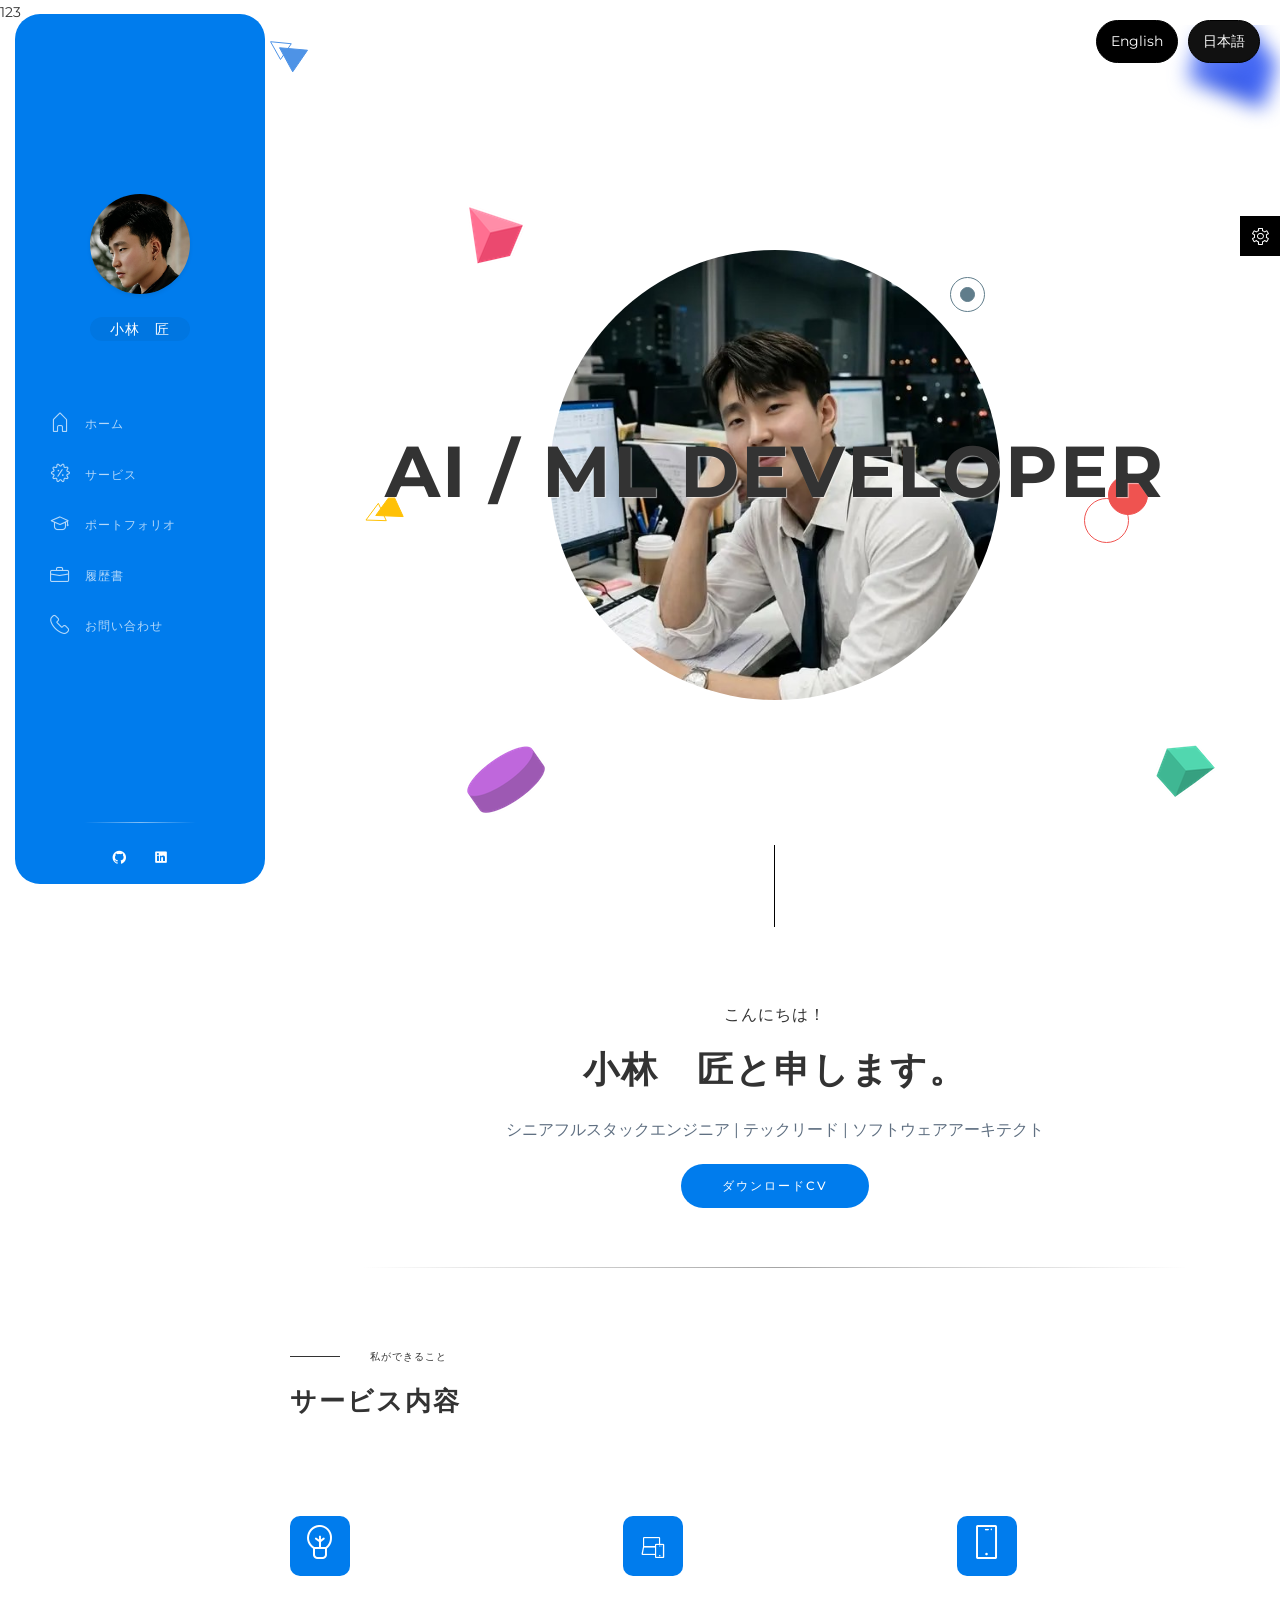
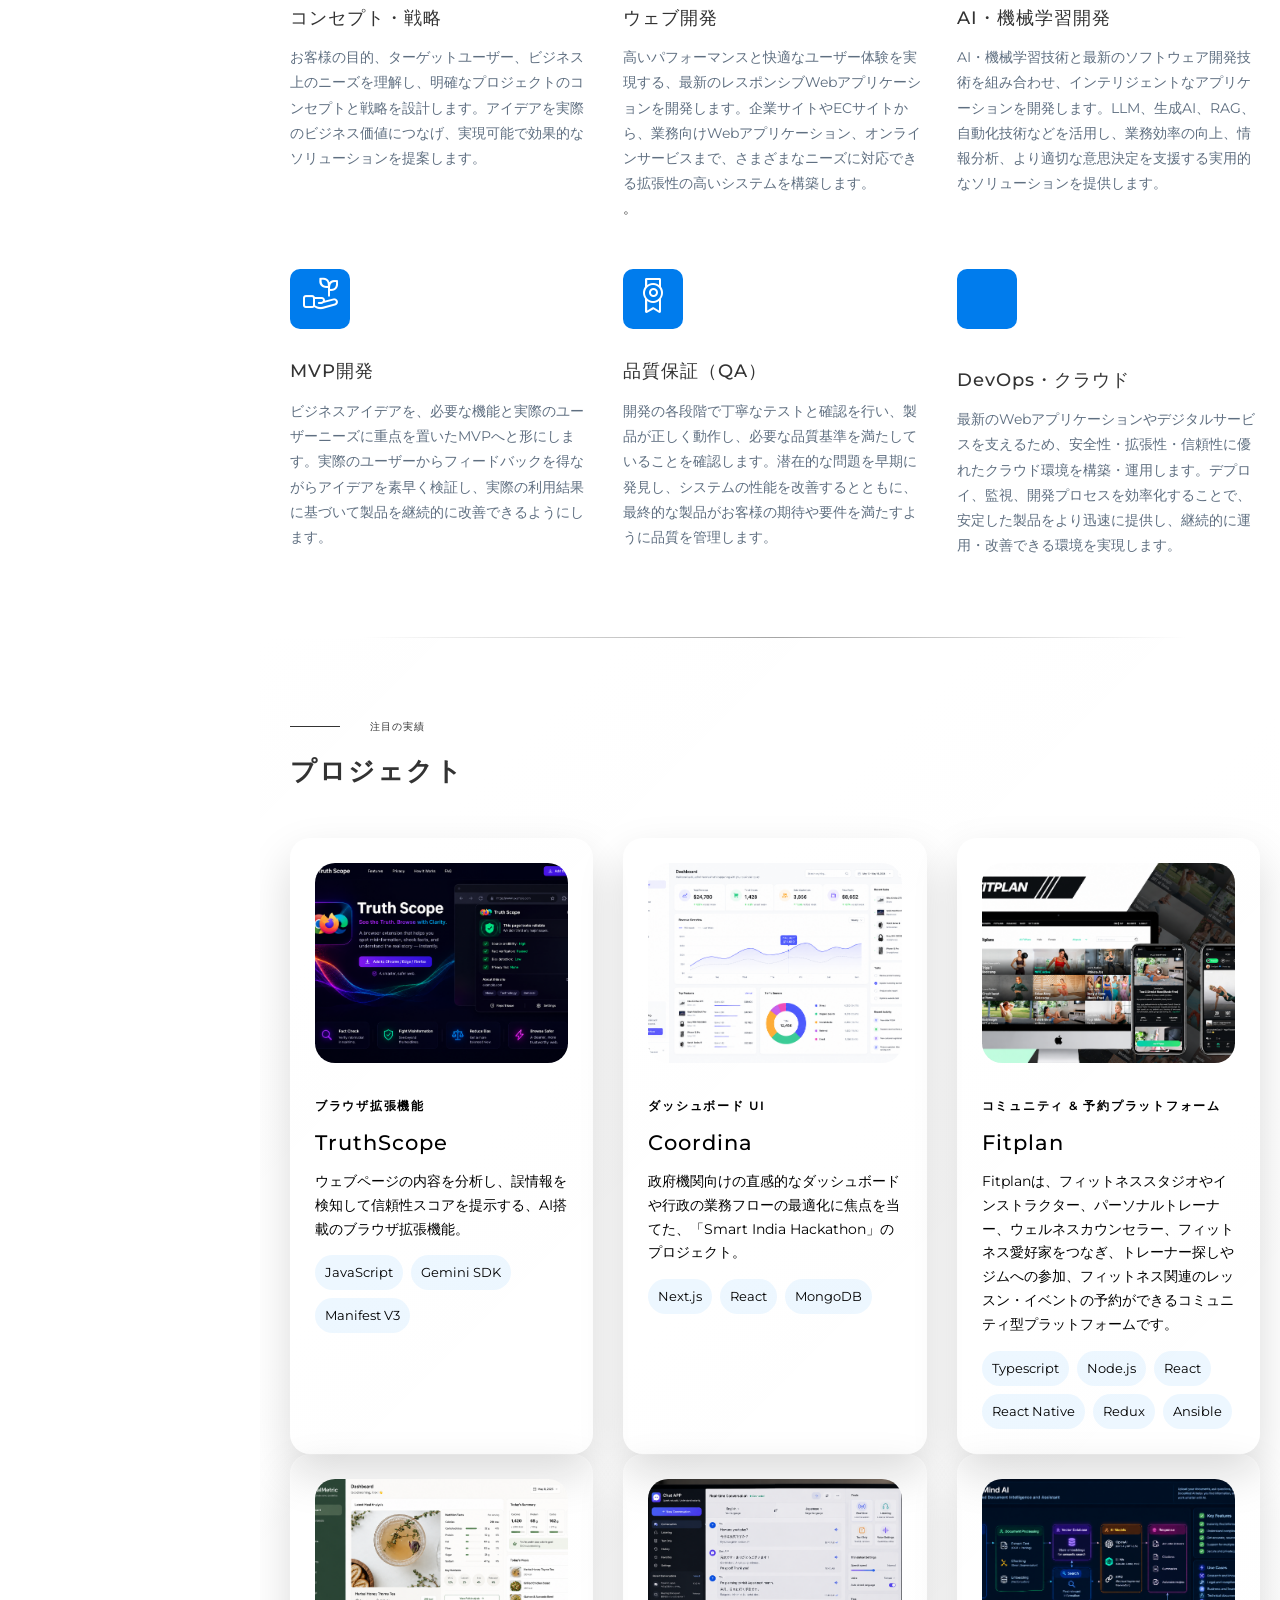
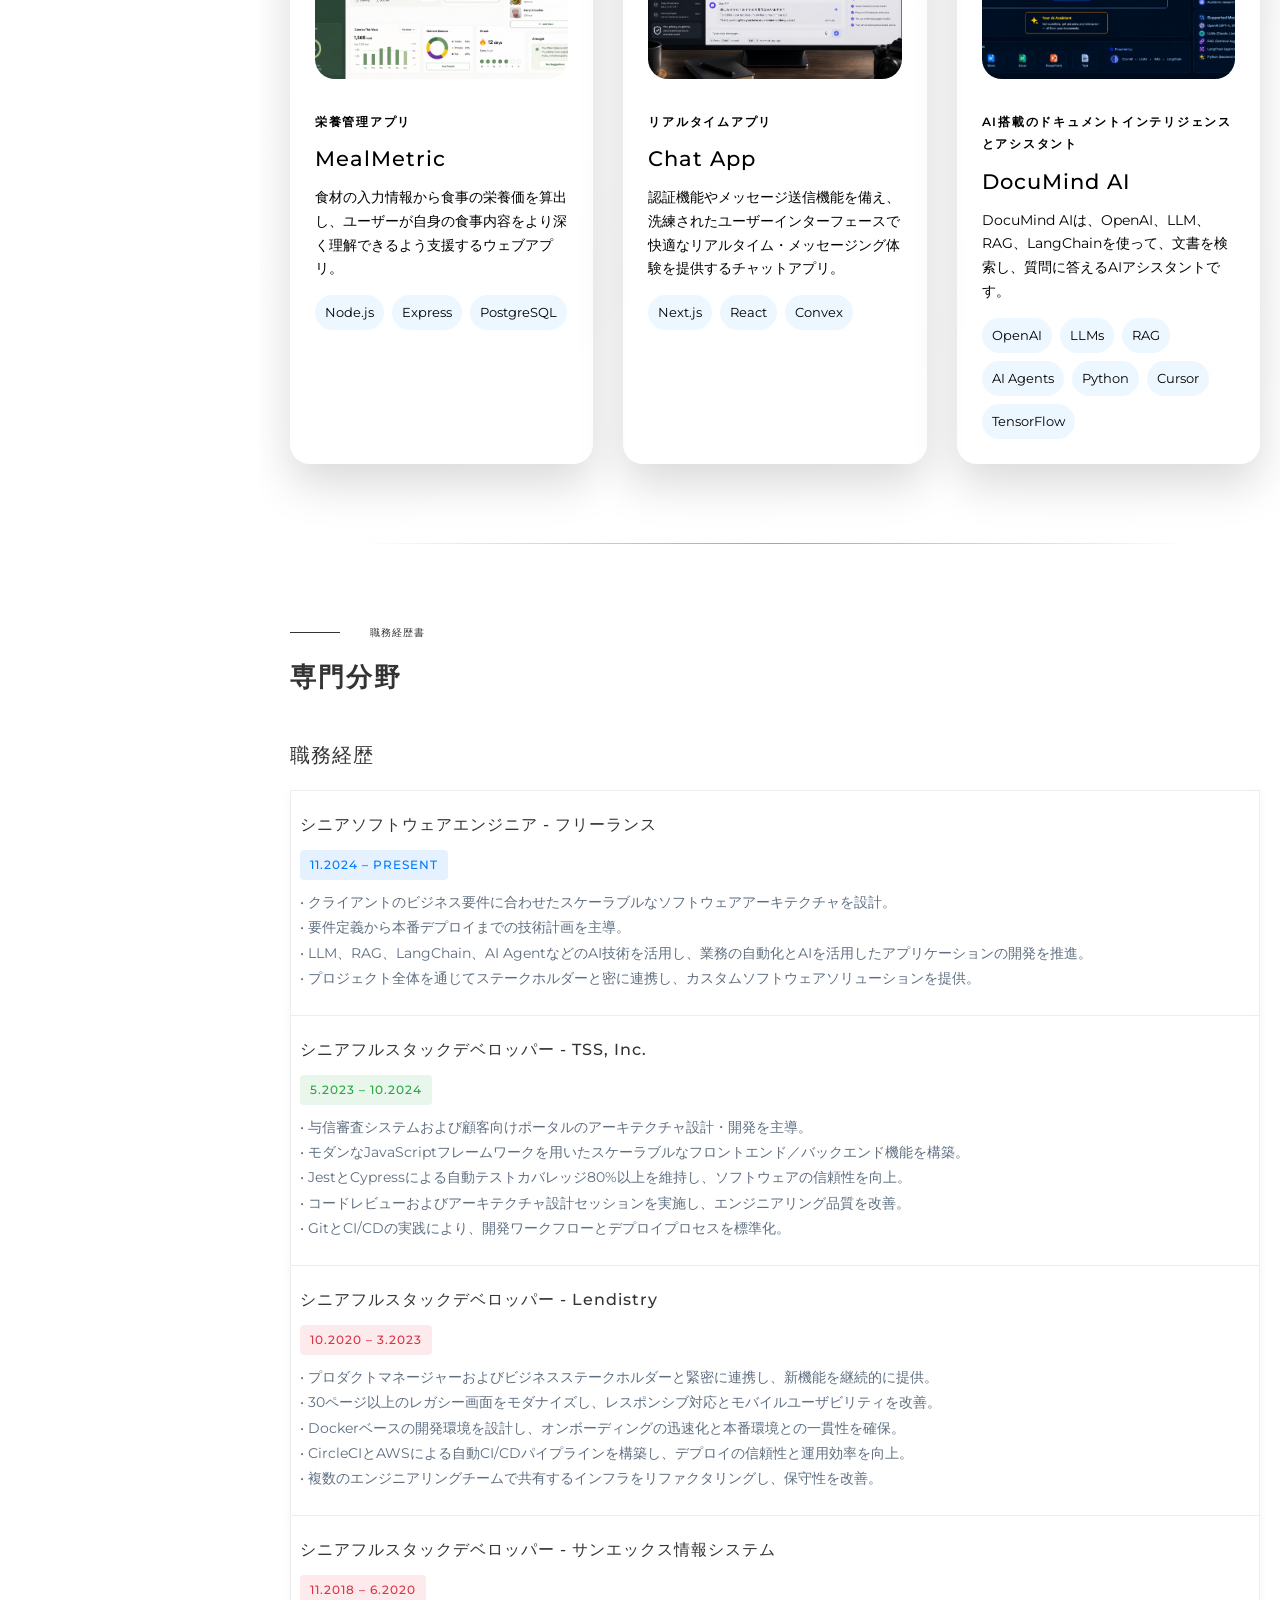
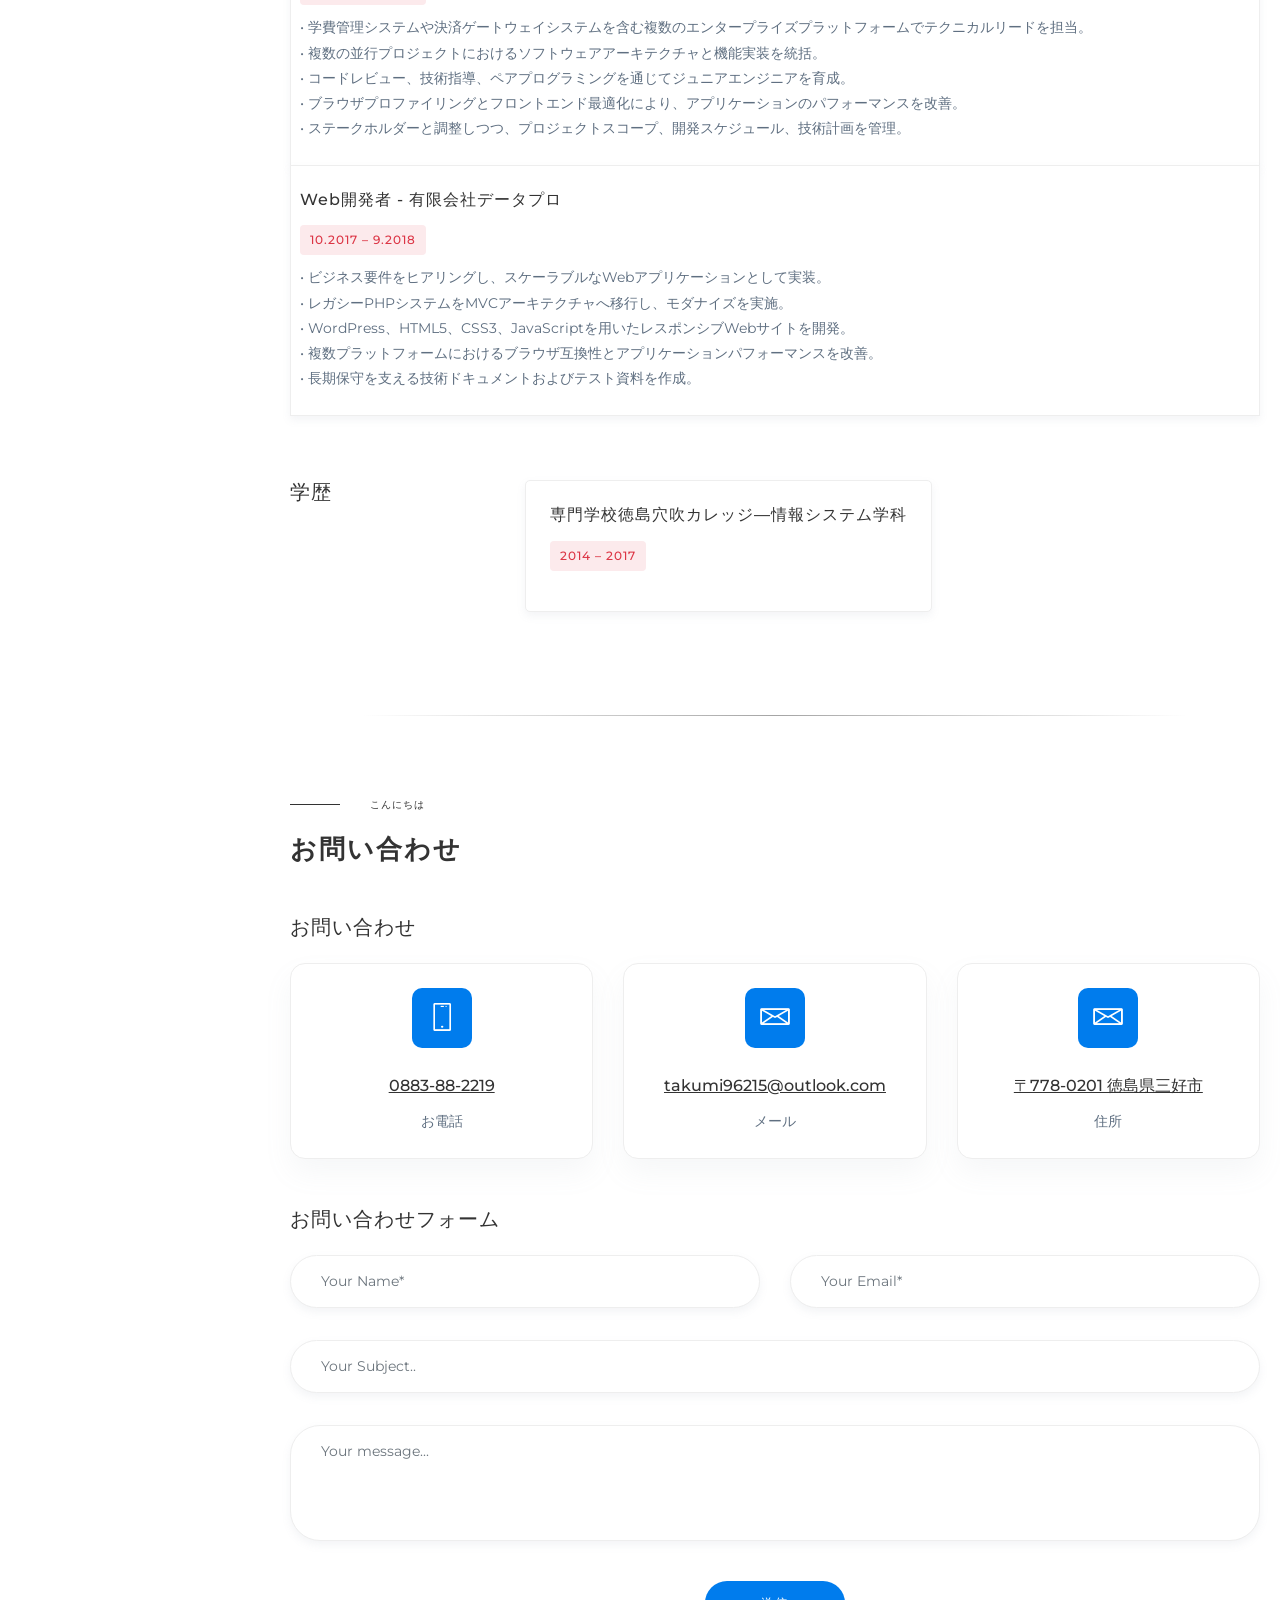
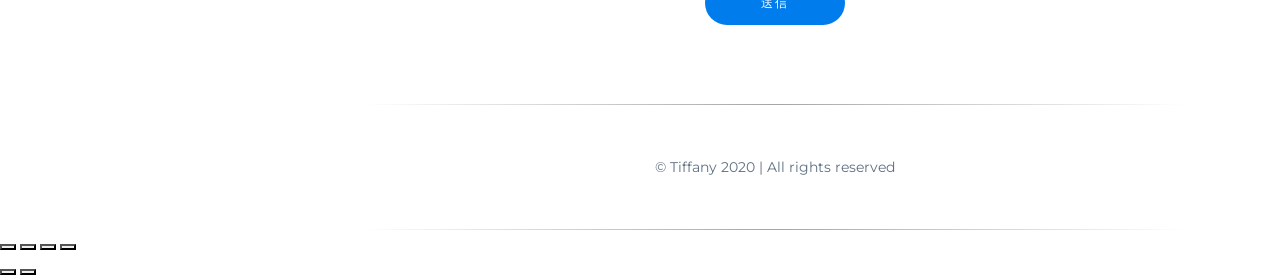
<file: index.html>
<!DOCTYPE html>
<html lang="en">

<head>
	<meta charset="UTF-8">
	<meta name="viewport" content="width=device-width, initial-scale=1">
	<title>Kobayasi Takumi | Resume</title>
	<meta name="description" content="Kobayasi Takumi with 8 years of solid experience" />
	<meta name="keywords" content="Kobayasi Takumi, portfolio, cv, online resume, professional cv, resume, vcard" />
	<meta name="author" content="Kobayasi Takumi" />
	<meta name="theme-color" content="#000">

	<!-- Vendor Css-->
	<link rel="stylesheet" href="./assets/css/vendor.css" />
	<link rel="stylesheet" href="./assets/css/LineIcons.min.css" />
	<link rel="stylesheet" type="/text/css" href="./assets/css/photoswipe.min.css" />
	<link rel="stylesheet" type="/text/css" href="./assets/css/default-skin.min.css" />

	<!-- Settings style Css -->
	<link href="./assets/css/settings.css" rel="stylesheet">

	<link href="./assets/css/theme-blue.css" rel="stylesheet">
	<!-- <link href="assets/css/theme-green.css" rel="stylesheet"> -->
	<!-- <link href="assets/css/theme-pink.css" rel="stylesheet"> -->
	<!-- <link href="assets/css/theme-purple.css" rel="stylesheet"> -->
	<!-- <link href="assets/css/theme-yellow.css" rel="stylesheet"> -->
	<!-- <link href="assets/css/theme-red.css" rel="stylesheet"> -->
	<!-- <link href="assets/css/theme-blue.css" rel="stylesheet"> -->
	<!-- <link href="assets/css/theme-grey.css" rel="stylesheet"> -->

	123

	<!-- Custom style Css -->
	<link href="./assets/css/custom.css" rel="stylesheet">
	<style>
		.lang-switcher {
			position: fixed;
			top: 20px;
			right: 20px;
			z-index: 9999;
			display: flex;
			gap: 10px;
		}

		.lang-btn {
			border: 1px solid #000000;
			background: #000000;
			color: #ffffff;
			padding: 8px 14px;
			border-radius: 999px;
			cursor: pointer;
			transition: all 0.3s ease;
		}

		.lang-btn.active {
			background: #111111;
			color: #ffffff;
		}

		.project-card {
			color: #000000;
		}

		.project-card h3,
		.project-card p,
		.project-card a,
		.project-card .project-card__tag,
		.project-card .project-card__stack li {
			color: #000000;
		}
	</style>
</head>

<body data-spy="scroll" data-target=".navbar-collapse">
	<div class="lang-switcher">
		<button type="button" class="lang-btn" data-lang="en">English</button>
		<button type="button" class="lang-btn active" data-lang="ja">日本語</button>
	</div>

	<!-- Setting Panel -->
    <div class="settings_panel">
		<div class="toggle_bts">
			<a class="toggle-theme-panel active" href="#">
				<i class='lni lni-cog'></i>
			</a>
		</div>
		<div class="settings-content">
			<h5>Color Switcher</h5>
			<ul class="colors-switch">
				<li><a href="#" title="theme-blue" class="theme-blue"></a></li>
				<li><a href="#" title="theme-green" class="theme-green"></a></li>
				<li><a href="#" title="theme-red" class="theme-red"></a></ls
					>
				<li><a href="#" title="theme-yellow" class="theme-yellow"></a></li>
				<li><a href="#" title="theme-purple" class="theme-purple"></a></li>
				<li><a href="#" title="theme-pink" class="theme-pink"></a></li>
				<li><a href="#" title="theme-darkblue" class="theme-darkblue"></a></li>
				<li><a href="#" title="theme-grey" class="theme-grey"></a></li>
			</ul>
			<h5>Background Demos</h5>s
		</div>
	</div>
	<!-- Setting Panel -->

	<!-- START: Preloader -->
	<div id="preloader" class="preloader">
		<div class="spinner">
			<div class="spinner-grow" role="status">
		</div>
			<span class="sr-only">Loading...</span>
		</div>
		<div class="preloader-screens">
			<div></div>
			<div></div>
			<div></div>
			<div></div>
		</div>
	</div>
	<!-- END: Preloader -->

	<!-- START: Aside -->
	<aside class="aside">
		<!-- START: NAVBAR -->

		<div class="nav-wrapper">

			<div class="navbar-toggler">
				<svg class="ham hamRotate ham1" viewBox="0 0 100 100" width="60">
				  <path class="line top" d="m 30,33 h 40 c 0,0 9.044436,-0.654587 9.044436,-8.508902 0,-7.854315 -8.024349,-11.958003 -14.89975,-10.85914 -6.875401,1.098863 -13.637059,4.171617 -13.637059,16.368042 v 40" />
				  <path class="line middle" d="m 30,50 h 40" />
				  <path class="line bottom" d="m 30,67 h 40 c 12.796276,0 15.357889,-11.717785 15.357889,-26.851538 0,-15.133752 -4.786586,-27.274118 -16.667516,-27.274118 -11.88093,0 -18.499247,6.994427 -18.435284,17.125656 l 0.252538,40" />
				</svg>
			</div>

			<nav class="navbar text-center align-items-center justify-content-center">



                <div class="collapse navbar-collapse show" id="navbarCollapse">

					<div class="about-avatar mb-5">
                		<a>
							<img src="assets/images/about.jpg" alt="" class="img-fluid mx-auto d-block shadow-sm rounded-full">
						</a>

						<div class="about-avatar-details mt-3">
							<p class="badge" data-name-text data-en="KOBAYASHI TAKUMI" data-ja="小林　匠">KOBAYASHI TAKUMI</p>
						</div>
					</div>
				
                    <ul class="navbar-nav mx-auto">
                        <li class="nav-item">
                            <a class="nav-link ripple active" href="#home">
                            	<i class="lni-home"></i>
                            	<span>Home</span>
                            </a>
                        </li>
                        <li class="nav-item">
                            <a class="nav-link ripple" href="#services">
                            	<i class="lni-offer"></i>
                            	<span>Services</span>
                            </a>
                        </li>
                        <li class="nav-item">
                            <a class="nav-link ripple" href="#portfolio">
                            	<i class="lni-graduation"></i>
                            	<span>Portfolio</span>
                            </a>
                        </li>
                        <li class="nav-item">
                            <a class="nav-link ripple" href="#resume">
                            	<i class="lni-briefcase"></i>
                            	<span>resume</span>
                            </a>
                        </li>
                        
                        <li class="nav-item">
                            <a class="nav-link ripple" href="#contact">
                            	<i class="lni-phone-handset"></i>
                            	<span>Contact</span>
                            </a>
                        </li>
                    </ul>
                </div>

               	<div class="aside-footer">
                	<ul class="list-unstyled list-inline">
                         <li class="list-inline-item"><a href="https://github.com/takumi96215" title="GitHub" target="_blank"><i class="lni-github-original"></i></a></li>
                        <li class="list-inline-item"><a href="#"><i class="lni-linkedin-original"></i></a></li>
                    </ul>
                </div>
	        </nav>
        </div>
        <!-- END: NAVBAR -->
    </aside>
    <!-- START: Aside -->

    <div class="page-wrapper section-dark">

		<!-- START: HOME -->
    	<section class="section section-home section-home-2 " id="home">

    		<div id="scene">
    			<img data-depth="0.1" class="shape1" src="assets/images/decor1.png" alt="Scene Images1">
    			<img data-depth="0.1" class="shape4" src="assets/images/decor4.png" alt="Scene Images1">
    			<img data-depth="0.1" class="shape5" src="assets/images/shape5.svg" alt="Scene Images1">
    			<img data-depth="0.1" class="shape6" src="assets/images/shape6.svg" alt="Scene Images1">
    			<img data-depth="0.2" class="shape2" src="assets/images/decor2.png" alt="Scene Images2">
    			<img data-depth="0.4" class="shape3" src="assets/images/decor3.png" alt="Scene Images3">
    			<img data-depth="0.2" class="shape7" src="assets/images/shape7.svg" alt="Scene Images3">
    			<img data-depth="0.1" class="shape8" src="assets/images/shape8.svg" alt="Scene Images3">
    		</div>

    		<div class="container vh-100">
    			<div class="row justify-content-center align-items-center section-home-in h-100vh">
    				<img class="hero-img img-fluid" src="assets/images/avatar.jpg" alt="About Picture">
    				<h1 class="my-4">
						<span id="autoplay" data-elements=",,">
							<span>MVP Developer.</span>
							<span>AI / ML Developer</span>
							<span>Web Developer</span>
						</span>
					</h1>
    			</div>
    		</div>
    		<div id="scroll-down"></div>
    	</section>
    	<!-- END: HOME -->

    	<!-- START: ABOUT -->
    	<section class="section section-about " id="home" style="padding-bottom: 60px;">
    		<div class="container">
    			<div class="row justify-content-center align-items-center">
    				<div class="col-md-7">
    					<div class="hero-right mt-5 mt-md-0 text-center" data-wow-delay="300ms">
    						<h5>Hello!</h5>
    						<h2 class="my-4">
    							<span data-name-text data-en="I'm KOBAYASHI TAKUMI" data-ja="小林　匠と申します。">I'm KOBAYASHI TAKUMI</span>
    						</h2>
    						<p style="padding-bottom: 20px;">Senior Full Stack Engineer | Technical Lead | Software Architect</p>   		
								<a id="resumeLink" target="blink" href="assets/pdf/Kobayashi_Takumi_Resume_JP.pdf" class="btn ripple mt-0 mb-lg-12 mr-7">Download CV</a>			
    					</div>
    				</div>
    			</div>
    		</div>
    	</section>
		<!-- END: ABOUT -->

		<!-- START: SERVICES -->
		<section class="section section-dark section-services" id="services">
			<div class="container">
				<div class="section-head">
					<span>WHAT I DO</span>
					<h2>My Services</h2>
				</div>

				<div class="section-inner">
					<div class="row">
						<div class="col-sm-6 col-lg-4">
							<div class="services-list mt-5 "  >
								<div class="list-icon list-icon-1">
									<i class="lni-bulb size-md base-color"></i>
								</div>
								<div class="mt-4 pt-2">
									<h5 class="mb-0">Concept & Strategy</h5>
									<p class=" mt-3" data-en="I create clear project concepts and strategies by understanding the client's goals, target users, and business needs. I focus on defining practical solutions that connect creative ideas with measurable business value." data-ja="お客様の目的、ターゲットユーザー、ビジネス上のニーズを理解し、明確なプロジェクトのコンセプトと戦略を設計します。アイデアを実際のビジネス価値につなげ、実現可能で効果的なソリューションを提案します。"></p>
								</div>
							</div>
						</div>
						<div class="col-sm-6 col-lg-4">
							<div class="services-list mt-5 "   >
								<div class="list-icon list-icon-2">
									<i class="lni-laptop-phone"></i>
								</div>
								<div class="mt-4 pt-2">
									<h5 class="mb-0">Web Development</h5>
									<p class=" mt-3" data-en="I develop modern and responsive web applications that provide reliable performance and a smooth user experience. I create scalable solutions for various business needs, from corporate websites and e-commerce platforms to custom web applications and online services." data-ja="高いパフォーマンスと快適なユーザー体験を実現する、最新のレスポンシブWebアプリケーションを開発します。企業サイトやECサイトから、業務向けWebアプリケーション、オンラインサービスまで、さまざまなニーズに対応できる拡張性の高いシステムを構築します。"></p>
								</div>。
							</div>
						</div>
						<div class="col-sm-6 col-lg-4">
							<div class="services-list mt-5 "   >
								<div class="list-icon list-icon-3">
									<i class="lni-mobile size-md base-color"></i>
								</div>
								<div class="mt-4 pt-2">
									<h5 class="mb-0">AI / ML Development</h5>
									<p class=" mt-3" data-en="I develop intelligent applications by combining AI and machine learning technologies with modern software development. I use LLMs, Generative AI, RAG, and automation to create practical solutions that improve productivity, analyze information, and support smarter business decisions." data-ja="AI・機械学習技術と最新のソフトウェア開発技術を組み合わせ、インテリジェントなアプリケーションを開発します。LLM、生成AI、RAG、自動化技術などを活用し、業務効率の向上、情報分析、より適切な意思決定を支援する実用的なソリューションを提供します。"></p>
								</div>
							</div>
						</div>	
						<div class="col-sm-6 col-lg-4">
							<div class="services-list mt-5 "   >
								<div class="list-icon list-icon-6">
									<i class="lni-grow size-md base-color"></i>
								</div>
								<div class="mt-4 pt-2">
									<h5 class="mb-0">MVP Development</h5>
									<p class=" mt-3" data-en="I turn business ideas into functional MVPs by focusing on essential features and real user needs. This approach allows businesses to quickly test their ideas, collect valuable feedback, and improve their products based on real-world results." data-ja="ビジネスアイデアを、必要な機能と実際のユーザーニーズに重点を置いたMVPへと形にします。実際のユーザーからフィードバックを得ながらアイデアを素早く検証し、実際の利用結果に基づいて製品を継続的に改善できるようにします。"></p>
								</div>
							</div>
						</div>
						<div class="col-sm-6 col-lg-4">
							<div class="services-list mt-5 "   >
								<div class="list-icon list-icon-4">
									<i class="lni-medall-alt size-md base-color mb-0"></i>
								</div>
								<div class="mt-4 pt-2">
									<h5 class="mb-0">Quality Assurance</h5>
									<p class=" mt-3" data-en="I carefully test and review each stage of development to ensure that the product works correctly and meets the required quality standards. I identify potential problems early, improve system performance, and make sure the final product meets the client's expectations." data-ja="開発の各段階で丁寧なテストと確認を行い、製品が正しく動作し、必要な品質基準を満たしていることを確認します。潜在的な問題を早期に発見し、システムの性能を改善するとともに、最終的な製品がお客様の期待や要件を満たすように品質を管理します。"></p>
								</div>
							</div>
						</div>
						<div class="col-sm-6 col-lg-4">
							<div class="services-list mt-5 "   >
								<div class="list-icon list-icon-5">
								     <i class="flaticon-ux"></i>							
								</div>
								<div class="mt-4 pt-2">
									<h5 class="mb-0">DevOps & Cloud</h5>
									<p class=" mt-3" data-en="I design and maintain secure, scalable, and reliable cloud environments that support modern web applications and digital services. By improving deployment, monitoring, and development processes, I help teams deliver stable products faster and maintain them efficiently." data-ja="最新のWebアプリケーションやデジタルサービスを支えるため、安全性・拡張性・信頼性に優れたクラウド環境を構築・運用します。デプロイ、監視、開発プロセスを効率化することで、安定した製品をより迅速に提供し、継続的に運用・改善できる環境を実現します。	"></p>
								</div>
							</div>
						</div>
					</div>
				</div>
			</div>
		</section>
		<!-- END: SERVICES -->

		<!-- START: PORTFOLIO -->
		<section class="section section-projects" id="portfolio">
    		<div class="container">
    			<div class="row align-items-end">
    				<div class="col-12 col-md-4">
    					<div class="section-head">
						<span>FEATURED WORK</span>
						<h2>Projects</h2>
					</div>
    				</div>
    				<div class="col-md-8">
    					<p class="section-intro">A few recent builds that combine product thinking, thoughtful UI, and practical engineering.</p>
    				</div>
    			</div>

    			<div class="section-inner">
				<div class="row g-4">
					<div class="col-md-6 col-lg-4">
						<article class="project-card">
							<div class="project-card__media">
							<img src="assets/images/p1-1.jpg" alt="TruthScope Browser Extension screenshot" />
							</div>
							<span class="project-card__tag">Browser Extension</span>
							<h3>TruthScope</h3>
							<p>AI-powered browser extension that analyzes webpage content, detects misinformation, and returns a credibility score.</p>
							<ul class="project-card__stack">
								<li>JavaScript</li>
								<li>Gemini SDK</li>
								<li>Manifest V3</li>
							</ul>
						</article>
					</div>

					<div class="col-md-6 col-lg-4">
						<article class="project-card">
							<div class="project-card__media">
							<img src="assets/images/p2-2.jpg" alt="Coordina dashboard UI screenshot" />
							</div>
							<span class="project-card__tag">Dashboard UI</span>
							<h3>Coordina</h3>
							<p>A Smart India Hackathon project focused on intuitive dashboards for government departments and administrative workflows.</p>
							<ul class="project-card__stack">
								<li>Next.js</li>
								<li>React</li>
								<li>MongoDB</li>
							</ul>
						</article>
					</div>

					<div class="col-md-6 col-lg-4">
						<article class="project-card">
							<div class="project-card__media">
							<img src="assets/images/p3-3.jpg" alt="Fitplan fitness platform screenshot" />
							</div>
							<span class="project-card__tag">Community & Booking Platform</span>
							<h3>Fitplan</h3>
							<p>Fitplan is a community platform that connects fitness studios, instructors, personal trainers, wellness counselors, and fitness enthusiasts, allowing users to find trainers, join gyms, and book fitness classes and events.</p>
							<ul class="project-card__stack">
								<li>Typescript</li>
								<li>Node.js</li>
								<li>React</li>
								<li>React Native</li>
								<li>Redux</li>
								<li>Ansible</li>

							</ul>
						</article>
					</div>

					<div class="col-md-6 col-lg-4">
						<article class="project-card">
							<div class="project-card__media">
							<img src="assets/images/p9-9.jpg" alt="MealMetric nutrition app screenshot" />
							</div>
							<span class="project-card__tag">Nutrition App</span>
							<h3>MealMetric</h3>
							<p>A web app that calculates meal nutrition information from ingredient input and helps users understand their food better.</p>
							<ul class="project-card__stack">
								<li>Node.js</li>
								<li>Express</li>
								<li>PostgreSQL</li>
							</ul>
						</article>
					</div>

					<div class="col-md-6 col-lg-4">
						<article class="project-card">
							<div class="project-card__media">
							<img src="assets/images/slider1.jpg" alt="Chat App realtime messaging screenshot" />
							</div>
							<span class="project-card__tag">Realtime App</span>
							<h3>Chat App</h3>
							<p>A modern real-time messaging experience with authentication, typed messages, and a polished user interface.</p>
							<ul class="project-card__stack">
								<li>Next.js</li>
								<li>React</li>
								<li>Convex</li>
							</ul>
						</article>
					</div>
					
					<div class="col-md-6 col-lg-4">
						<article class="project-card">
							<div class="project-card__media">
							<img src="assets/images/p4-4.jpg" alt="DocuMind AI screenshot" />
							</div>
							<span class="project-card__tag">AI-powered Document Intelligence and Assistant</span>
							<h3>DocuMind AI</h3>
							<p>DocuMind AI is an AI assistant that uses OpenAI, LLMs, RAG, and LangChain to search documents and answer user questions.</p>
							<ul class="project-card__stack">
								<li>OpenAI</li>
								<li>LLMs</li>
								<li>RAG</li>
								<li>AI Agents</li>
								<li>Python</li>
								<li>Cursor</li>
								<li>TensorFlow</li>

							</ul>
						</article>
					</div>
				</div>
			</div>
    	</section>
    	<!-- END: PORTFOLIO -->

		<!-- START: RESUME -->
		<section class="section section-resume" id="resume">
			<div class="container">

				<div class="section-head">
					<span>My Resume</span>
					<h2>My Expertises</h2>
				</div>

				<div class="section-inner">
					<div class="section-resume-wrap">
						<div class="section-experience mb-5">
							<div class="row">
								<div class="col-lg-12">
									<h5 class="section-subHead mb-4 "> My Experience</h5>
								</div>

								<div class="col-lg-12">
									<div class="ExperienceList pb-3">

										<div class="resume-list b-box p-4 " >
											<div class="row align-items-center">
												<div class="col-md-15 pb-2 pb-md-0">
													<h5 class="mb-3">Senior Software Engineer - Self-Employed</h5>
													<h6 class="badge badge-primary">11.2024 – Present</h6>
													<p>•Designed scalable software architectures tailored to client business requirements.</p>
													<p>•Led technical planning from requirements gathering through production deployment.</p>
													<p>•Developed AI-powered solutions using LLMs, RAG, LangChain, and AI Agents to automate workflows and enhance business applications.</p>
													<p>•Delivered custom software solutions while maintaining close communication with stakeholders throughout the project lifecycle.</p>
												</div>												
											</div>
										</div>
										<div class="resume-list b-box p-4 " >
											<div class="row align-items-center">
												<div class="col-md-15 pb-2 pb-md-0">
													<h5 class="mb-3">Senior Full Stack Developer - TSS, Inc.</h5>
													<h6 class="badge badge-success">5.2023 – 10.2024</h6>
													<p>•Led architecture and development of underwriting systems and customer-facing portals.</p>
													<p>•Built scalable frontend and backend features using modern JavaScript frameworks.</p>
													<p>•Increased software reliability by maintaining over 80% automated test coverage with Jest and Cypress.</p>
													<p>•Conducted code reviews and architectural design sessions to improve engineering quality.</p>
													<p>•Standardized development workflows and deployment processes using Git and CI/CD practices.</p>
												</div>												
											</div>
										</div>
										<div class="resume-list b-box p-4 " >
											<div class="row align-items-center">
												<div class="col-md-15 pb-2 pb-md-0">
													<h5 class="mb-3">Senior Full Stack Developer - Lendistry</h5>
													<h6 class="badge badge-danger">10.2020 – 3.2023</h6>
													<p>•Delivered new product features while collaborating closely with product managers and business stakeholders.</p>
													<p>•Modernized more than 30 legacy application pages, improving responsiveness and mobile usability.</p>
													<p>•Designed Docker-based development environments to accelerate onboarding and ensure production consistency.</p>
													<p>•Built automated CI/CD pipelines with Circle CI and AWS, improving deployment reliability and operational efficiency.</p>
													<p>•Refactored shared infrastructure to improve maintainability across multiple engineering teams.</p>
												</div>										
											</div>
											</div>
										<div class="resume-list b-box p-4 " >
											<div class="row align-items-center">
												<div class="col-md-15 pb-2 pb-md-0">
													<h5 class="mb-3">Senior Full Stack Developer - SanX Information System Co., Ltd</h5>
													<h6 class="badge badge-danger">11.2018 – 6.2020</h6>
													<p>•Served as Technical Lead for multiple enterprise platforms, including tuition management and payment gateway systems.</p>
													<p>•Directed software architecture and feature implementation across multiple concurrent projects.</p>
													<p>•Mentored junior developers through code reviews, technical guidance, and pair programming.</p>
													<p>•Improved application performance through browser profiling and frontend optimization.</p>
													<p>•Managed project scope, engineering timelines, and technical planning while coordinating with stakeholders.</p>
												</div>											
											</div>
											</div>
										<div class="resume-list b-box p-4 " >
											<div class="row align-items-center">
												<div class="col-md-15 pb-2 pb-md-0">
													<h5 class="mb-3">Web Developer - DataPro Co., Ltd</h5>
													<h6 class="badge badge-danger">10.2017 – 9.2018</h6>
													<p>•Gathered business requirements and translated them into scalable web applications.</p>
													<p>•Modernized legacy PHP systems by migrating them to an MVC architecture.</p>
													<p>•Developed responsive websites using WordPress, HTML5, CSS3, and JavaScript.</p>
													<p>•Improved browser compatibility and application performance across multiple platforms.</p>
													<p>•Produced technical documentation and testing artifacts to support long-term maintenance.</p>
												</div>
											</div>
										</div>
									</div>
								</div>
							</div>
						</div>

						<div class="section-education">
							<div class="row">
								<div class="col-lg-3">
									<h5 class="section-subHead mb-4"> My Education</h5>
								</div>

								<div class="col-lg-9">
									<div class="EducationList">
										<div class="row">
											<div class="col-md-15">
												<div class="resume-list b-box p-4 mb-4 " >
													<div>
														<h5>Tokushima Anabuki College - Department of Information Systems</h5>
														<h6 class="badge badge-danger d-inline-block my-3">2014 – 2017</h6>
													</div>
												</div>
											</div>
										</div>
									</div>
								</div>
							</div>
						</div>
					</div>
				</div>

			</div>
		</section>
		<!-- END: RESUME -->

    	<!-- START: CONTACT -->
		<section class="section section-contact" id="contact">
			<div class="container">
				<div class="section-head">
					<span>Hello</span>
					<h2>Contact </h2>
				</div>

				<div class="section-inner">
					<div class="contact-Otherdetails ">
						<div class="contact-details">
							<h5 class="section-subHead mb-4"> Get in Touch</h5>
							<div class="row justify-content-center align-items-center">
								<div class="col-sm-6 col-lg-4">
									<div class="contact-details--panel p-4 b-box text-center  " >
										<div class="mb-3 list-icon list-icon-1">
											<i class="lni-mobile"></i>
										</div>
										<div class="mt-2">
											<a href="tel:9876543210" class="">0883-88-2219</a>
											<p class="mt-2">Call Us</p>
										</div>
									</div>
								</div>
								<div class="col-sm-6 col-lg-4">
									<div class="contact-details--panel p-4 b-box text-center  "  >
										<div class="mb-3 list-icon list-icon-5">
											<i class="lni-envelope"></i>
										</div>
										<div class="mt-2">
											<a href="mailto:hello@beingeorge.com">takumi96215@outlook.com</a>
											<p class="mt-2">Email Us</p>
										</div>
									</div>
								</div>
								<div class="col-sm-6 col-lg-4">
									<div class="contact-details--panel p-4 b-box text-center  "  >
										<div class="mb-3 list-icon list-icon-5">
											<i class="lni-envelope"></i>
										</div>
										<div class="mt-2">
											<a href="#">Miyoshi-shi, Tokushima 778-0201, Japan</a>
											<p class="mt-2">Address</p>
										</div>
									</div>
								</div>
							</div>
						</div>
						<div class="contact-form mt-5">
							<form>
								<h5 class="section-subHead mb-2"> Contact Form</h5>
								<div class="row">
									<div class="col-lg-6">
										<div class="form-group mt-3 " >
											<input name="name" id="name" type="text" class="form-control b-box" placeholder="Your Name*" required>
										</div>
									</div>
									<div class="col-lg-6">
										<div class="form-group mt-3 "  >
											<input name="email" id="email" type="email" class="form-control b-box" placeholder="Your Email*" required>
										</div>
									</div>
								</div>
								<div class="row">
									<div class="col-lg-12">
										<div class="form-group mt-3 "  >
											<input type="text" class="form-control b-box" id="subject" placeholder="Your Subject.." required/>
										</div>
									</div>
								</div>
								<div class="row">
									<div class="col-lg-12">
										<div class="form-group mt-3 "  >
											<textarea name="comments" id="comments" rows="4" class="form-control b-box" placeholder="Your message..."></textarea>
										</div>
									</div>
								</div>
								<div class="row">
									<div class="col-lg-12 text-center mt-4">
										<a href="#" class="btn ">Submit</a>
									</div>
								</div>
							</form>
						</div>
					</div>
				</div>
			</div>
		</section>
		<!-- END: CONTACT -->

		<!--START: FOOTER-->
		<footer class="footer section section-light">
			<div class="container">
				<p class="copyright text-center mb-0">&copy; Tiffany 2020 | All Right Reserved</p>
			</div>
		</footer>
		<!--END: FOOTER-->
	</div>


<!-- Root element of PhotoSwipe. Must have class pswp. -->
<div class="pswp" tabindex="-1" role="dialog" aria-hidden="true">

    <!-- Background of PhotoSwipe.
         It's a separate element, as animating opacity is faster than rgba(). -->
    <div class="pswp__bg"></div>

    <!-- Slides wrapper with overflow:hidden. -->
    <div class="pswp__scroll-wrap">

        <!-- Container that holds slides. PhotoSwipe keeps only 3 slides in DOM to save memory. -->
        <!-- don't modify these 3 pswp__item elements, data is added later on. -->
        <div class="pswp__container">
            <div class="pswp__item"></div>
            <div class="pswp__item"></div>
            <div class="pswp__item"></div>
        </div>

        <!-- Default (PhotoSwipeUI_Default) interface on top of sliding area. Can be changed. -->
        <div class="pswp__ui pswp__ui--hidden">
            <div class="pswp__top-bar">
                <!--  Controls are self-explanatory. Order can be changed. -->
                <div class="pswp__counter"></div>
                <button class="pswp__button pswp__button--close" title="Close (Esc)"></button>
                <button class="pswp__button pswp__button--share" title="Share"></button>
                <button class="pswp__button pswp__button--fs" title="Toggle fullscreen"></button>
                <button class="pswp__button pswp__button--zoom" title="Zoom in/out"></button>

                <!-- Preloader demo https://codepen.io/dimsemenov/pen/yyBWoR -->
                <!-- element will get class pswp__preloader--active when preloader is running -->
                <div class="pswp__preloader">
                    <div class="pswp__preloader__icn">
                      <div class="pswp__preloader__cut">
                        <div class="pswp__preloader__donut"></div>
                      </div>
                    </div>
                </div>
            </div>

            <div class="pswp__share-modal pswp__share-modal--hidden pswp__single-tap">
                <div class="pswp__share-tooltip"></div>
            </div>

            <button class="pswp__button pswp__button--arrow--left" title="Previous (arrow left)">
            </button>

            <button class="pswp__button pswp__button--arrow--right" title="Next (arrow right)">
            </button>

            <div class="pswp__caption">
                <div class="pswp__caption__center"></div>
            </div>
        </div>
    </div>
</div>

	<!-- JAVASCRIPTS -->

	<script src="assets/js/vendor.js"></script>

	<script src="assets/js/parallax.min.js"></script>
	<script src="assets/js/photoswipe.min.js"></script>
	<script src="assets/js/photoswipe-ui-default.min.js"></script>


	<!-- Custom Js -->
	<script src="assets/js/imagesloaded.pkgd.js"></script>
	<script src="assets/js/jquery.shuffle.min.js"></script>
	<script src="assets/js/custom-shuffle-init.js"></script>
	<script src="assets/js/pswp.js"></script>
	<script src="assets/js/textition.min.js"></script>

	<script src="assets/js/custom.js"></script>
	<script>
		const langButtons = document.querySelectorAll('.lang-btn');
		const nameElements = document.querySelectorAll('[data-name-text]');
		const localizedElements = document.querySelectorAll('[data-en][data-ja]');
		const textNodeOriginals = new WeakMap();
		let textNodesCache = [];
		const normalizeText = (value) => (value || '').replace(/\s+/g, ' ').trim();
		const translations = {
			ja: {
				"Tiffany - Modern Portfolio Template": "ティファニー - モダンポートフォリオテンプレート",
				"Color Switcher": "配色切り替え",
				"Background Demos": "背景デモ",
				"Version 1": "バージョン1",
				"Version 2": "バージョン2",
				"Loading...": "読み込み中...",
				"Home": "ホーム",
				"Services": "サービス",
				"Portfolio": "ポートフォリオ",
				"resume": "履歴書",
				"Blog": "ブログ",
				"Contact": "お問い合わせ",
				"Hello!": "こんにちは！",
				"Hello": "こんにちは",		
				"Senior Full Stack Engineer | Technical Lead | Software Architect": "シニアフルスタックエンジニア | テックリード | ソフトウェアアーキテクト",
				"Download CV": "ダウンロードCV",
				"Learn More": "もっと詳しく",
				"WHAT I DO": "私ができること",
				"My Services": "サービス内容",
				"Concept & Strategy": "コンセプト・戦略",
				"Web Development": "ウェブ開発",
				"AI / ML Development": "AI・機械学習開発",
				"MVP Development": "MVP開発",
 				"Quality Assurance": "品質保証（QA）",
				"DevOps & Cloud": "DevOps・クラウド",
				"FEATURED WORK": "注目の実績",
				"Projects": "プロジェクト",
				"A few recent builds that combine product thinking, thoughtful UI, and practical engineering.": "最近の実績の一部です。製品思考、洗練されたUI、実践的な開発を融合しています。",
				"AI-powered browser extension that analyzes webpage content, detects misinformation, and returns a credibility score.": "ウェブページの内容を分析し、誤情報を検知して信頼性スコアを提示する、AI搭載のブラウザ拡張機能。",
				"A Smart India Hackathon project focused on intuitive dashboards for government departments and administrative workflows.": "政府機関向けの直感的なダッシュボードや行政の業務フローの最適化に焦点を当てた、「Smart India Hackathon」のプロジェクト。",
				"Fitplan is a community platform that connects fitness studios, instructors, personal trainers, wellness counselors, and fitness enthusiasts, allowing users to find trainers, join gyms, and book fitness classes and events.": "Fitplanは、フィットネススタジオやインストラクター、パーソナルトレーナー、ウェルネスカウンセラー、フィットネス愛好家をつなぎ、トレーナー探しやジムへの参加、フィットネス関連のレッスン・イベントの予約ができるコミュニティ型プラットフォームです。",
				"A web app that calculates meal nutrition information from ingredient input and helps users understand their food better.": "食材の入力情報から食事の栄養価を算出し、ユーザーが自身の食事内容をより深く理解できるよう支援するウェブアプリ。",
				"A modern real-time messaging experience with authentication, typed messages, and a polished user interface.": "認証機能やメッセージ送信機能を備え、洗練されたユーザーインターフェースで快適なリアルタイム・メッセージング体験を提供するチャットアプリ。",
				"DocuMind AI is an AI assistant that uses OpenAI, LLMs, RAG, and LangChain to search documents and answer user questions.": "DocuMind AIは、OpenAI、LLM、RAG、LangChainを使って、文書を検索し、質問に答えるAIアシスタントです。",
				"My Resume": "職務経歴書",
				"My Expertises": "専門分野",
				"My Experience": "職務経歴",
				"My Education": "学歴",				
				"Tokushima Anabuki College - Department of Information Systems": "専門学校徳島穴吹カレッジ―情報システム学科",
				"blog": "ブログ",
				"My projects": "私のプロジェクト",
				"Passion": "情熱",
				"Design": "デザイン",
				"View More": "もっと見る",
				"Get in Touch": "お問い合わせ",
				"Call Us": "お電話",
				"Email Us": "メール",
				"Address": "住所",
				"Contact Form": "お問い合わせフォーム",
				"Your Name*": "お名前*",
				"Your Email*": "メールアドレス*",
				"Your Subject..": "件名..",
				"Your message...": "メッセージ...",
				"Submit": "送信",
				"View Project": "プロジェクトを見る",
				"Browser Extension": "ブラウザ拡張機能",
				"Dashboard UI": "ダッシュボード UI",
				"Community & Booking Platform": "コミュニティ & 予約プラットフォーム",
				"Nutrition App": "栄養管理アプリ",
				"Realtime App": "リアルタイムアプリ",
				"AI-powered Document Intelligence and Assistant": "AI搭載のドキュメントインテリジェンスとアシスタント",
				"TruthScope": "TruthScope",
				"Coordina": "Coordina",
				"Fitplan": "Fitplan",
				"MealMetric": "MealMetric",
				"Chat App": "Chat App",			
				"Senior Software Engineer - Self-Employed": "シニアソフトウェアエンジニア - フリーランス",
				"Senior Full Stack Developer - Lendistry": "シニアフルスタックデベロッパー - Lendistry",
				"Senior Full Stack Developer - TSS, Inc.": "シニアフルスタックデベロッパー - TSS, Inc.",
				"Senior Full Stack Developer - SanX Information System Co., Ltd": "シニアフルスタックデベロッパー - サンエックス情報システム",
				"Web Developer - DataPro Co., Ltd": "Web開発者 - 有限会社データプロ",
				"2.2023 – Present": "2.2023 - 現在",
				"•Designed scalable software architectures tailored to client business requirements.": "• クライアントのビジネス要件に合わせたスケーラブルなソフトウェアアーキテクチャを設計。",
				"•Led technical planning from requirements gathering through production deployment.": "• 要件定義から本番デプロイまでの技術計画を主導。",
				"•Developed AI-powered solutions using LLMs, RAG, LangChain, and AI Agents to automate workflows and enhance business applications.": "• LLM、RAG、LangChain、AI AgentなどのAI技術を活用し、業務の自動化とAIを活用したアプリケーションの開発を推進。",
				"•Delivered custom software solutions while maintaining close communication with stakeholders throughout the project lifecycle.": "• プロジェクト全体を通じてステークホルダーと密に連携し、カスタムソフトウェアソリューションを提供。",
				"•Led architecture and development of underwriting systems and customer-facing portals.": "• 与信審査システムおよび顧客向けポータルのアーキテクチャ設計・開発を主導。",
				"•Built scalable frontend and backend features using modern JavaScript frameworks.": "• モダンなJavaScriptフレームワークを用いたスケーラブルなフロントエンド／バックエンド機能を構築。",
				"•Increased software reliability by maintaining over 80% automated test coverage with Jest and Cypress.": "• JestとCypressによる自動テストカバレッジ80%以上を維持し、ソフトウェアの信頼性を向上。",
				"•Conducted code reviews and architectural design sessions to improve engineering quality.": "• コードレビューおよびアーキテクチャ設計セッションを実施し、エンジニアリング品質を改善。",
				"•Standardized development workflows and deployment processes using Git and CI/CD practices.": "• GitとCI/CDの実践により、開発ワークフローとデプロイプロセスを標準化。",
				"•Delivered new product features while collaborating closely with product managers and business stakeholders.": "• プロダクトマネージャーおよびビジネスステークホルダーと緊密に連携し、新機能を継続的に提供。",
				"•Modernized more than 30 legacy application pages, improving responsiveness and mobile usability.": "• 30ページ以上のレガシー画面をモダナイズし、レスポンシブ対応とモバイルユーザビリティを改善。",
				"•Designed Docker-based development environments to accelerate onboarding and ensure production consistency.": "• Dockerベースの開発環境を設計し、オンボーディングの迅速化と本番環境との一貫性を確保。",
				"•Built automated CI/CD pipelines with Circle CI and AWS, improving deployment reliability and operational efficiency.": "• CircleCIとAWSによる自動CI/CDパイプラインを構築し、デプロイの信頼性と運用効率を向上。",
				"•Refactored shared infrastructure to improve maintainability across multiple engineering teams.": "• 複数のエンジニアリングチームで共有するインフラをリファクタリングし、保守性を改善。",
				"•Served as Technical Lead for multiple enterprise platforms, including tuition management and payment gateway systems.": "• 学費管理システムや決済ゲートウェイシステムを含む複数のエンタープライズプラットフォームでテクニカルリードを担当。",
				"•Directed software architecture and feature implementation across multiple concurrent projects.": "• 複数の並行プロジェクトにおけるソフトウェアアーキテクチャと機能実装を統括。",
				"•Mentored junior developers through code reviews, technical guidance, and pair programming.": "• コードレビュー、技術指導、ペアプログラミングを通じてジュニアエンジニアを育成。",
				"•Improved application performance through browser profiling and frontend optimization.": "• ブラウザプロファイリングとフロントエンド最適化により、アプリケーションのパフォーマンスを改善。",
				"•Managed project scope, engineering timelines, and technical planning while coordinating with stakeholders.": "• ステークホルダーと調整しつつ、プロジェクトスコープ、開発スケジュール、技術計画を管理。",
				"•Gathered business requirements and translated them into scalable web applications.": "• ビジネス要件をヒアリングし、スケーラブルなWebアプリケーションとして実装。",
				"•Modernized legacy PHP systems by migrating them to an MVC architecture.": "• レガシーPHPシステムをMVCアーキテクチャへ移行し、モダナイズを実施。",
				"•Developed responsive websites using WordPress, HTML5, CSS3, and JavaScript.": "• WordPress、HTML5、CSS3、JavaScriptを用いたレスポンシブWebサイトを開発。",
				"•Improved browser compatibility and application performance across multiple platforms.": "• 複数プラットフォームにおけるブラウザ互換性とアプリケーションパフォーマンスを改善。",
				"•Produced technical documentation and testing artifacts to support long-term maintenance.": "• 長期保守を支える技術ドキュメントおよびテスト資料を作成。",
				"© Tiffany 2020 | All Right Reserved": "© Tiffany 2020 | All rights reserved",
				"- KOBAYASHI TAKUMI": "- 小林　匠（コバヤシ　タクミ）",
				"KOBAYASHI TAKUMI": "小林　匠（コバヤシ　タクミ）と申します。",
				"Miyoshi-shi, Tokushima 778-0201, Japan": "〒778-0201 徳島県三好市"
			}
		};

		function setLanguage(lang) {
			langButtons.forEach((button) => {
				button.classList.toggle('active', button.dataset.lang === lang);
			});

			nameElements.forEach((element) => {
				const value = element.dataset[lang === 'ja' ? 'ja' : 'en'];
				if (value) {
					element.textContent = value;
				}
			});

			localizedElements.forEach((element) => {
				const value = element.dataset[lang === 'ja' ? 'ja' : 'en'];
				if (value) {
					element.textContent = value;
				}
			});

			const walker = document.createTreeWalker(document.body, NodeFilter.SHOW_TEXT, {
				acceptNode(node) {
					const parent = node.parentElement;
					if (!parent || parent.tagName === 'SCRIPT' || parent.tagName === 'STYLE') {
						return NodeFilter.FILTER_REJECT;
					}
					if (parent.closest('[data-name-text]') || parent.closest('[data-en][data-ja]')) {
						return NodeFilter.FILTER_REJECT;
					}	
					return node.nodeValue && node.nodeValue.trim() ? NodeFilter.FILTER_ACCEPT : NodeFilter.FILTER_REJECT;
				}
			});

			const seenNodes = [];
			while (walker.nextNode()) {
				const node = walker.currentNode;
				if (!textNodeOriginals.has(node)) {
					textNodeOriginals.set(node, node.nodeValue);
				}
				seenNodes.push(node);
			}

			seenNodes.forEach((node) => {
				const originalText = textNodeOriginals.get(node);
				if (lang === 'ja') {
					const translated = translations.ja[originalText] || translations.ja[originalText.trim()] || originalText;
					node.nodeValue = translated;
				} else {
					node.nodeValue = originalText;
				}
			});
		}

		const resumeLink = document.getElementById('resumeLink');

		function updateResumeLink(lang) {
			if (!resumeLink) return;
			const paths = {
				en: 'assets/pdf/Kobayashi_Takumi_Resume.pdf',
				ja: 'assets/pdf/Kobayashi_Takumi_Resume_JP.pdf'
			};
			resumeLink.href = paths[lang] || paths.en;
		}

		langButtons.forEach((button) => {
			button.addEventListener('click', () => {
				setLanguage(button.dataset.lang);
				updateResumeLink(button.dataset.lang);
			});
		});

		setLanguage('ja');
		updateResumeLink('ja');
	</script>
</body>

</html>
</file>
<file: assets/css/settings.css>
.settings_panel{
    position: fixed;
    right: -166px;
    top: 24%;
    width: 166px;
    background: #000;
    text-align: center;
    z-index: 999;
    opacity: 1;
    -webkit-transition: all 0.3s ease 0s;
    transition: all 0.3s ease 0s;
}
.settings_panel.active{
    right: 0px;
}
.toggle_bts {
    padding: 0;
    position: absolute;
    top: 0;
    right: 166px;
    height: 40px;
    line-height: 40px;
    -webkit-transition: all 0.3s ease 0s;
    transition: all 0.3s ease 0s;
    background: #000;
}
.toggle_bts a {
    float: left;
    display: block;
    width: 40px;
    height: 40px;
    font-size: 29px;
    color: #000;
    background: #fff;
    text-align: center;
}
.toggle_bts a i {
    font-size: 18px;
    line-height: 40px;
    color: #fff;
    animation-name: settings;
    animation-duration: 1.5s;
    animation-iteration-count: infinite;
    animation-timing-function: linear;
    display: block;
}

@-webkit-keyframes settings {
    0% {
        -webkit-transform: rotate(0deg);
    }   
    100% {
        -webkit-transform: rotate(360deg);
    }
}
@keyframes settings {
    0% {
        transform: rotate(0deg);
        -webkit-transform: rotate(0deg);
    }   
    100% {
        transform: rotate(360deg);
        -webkit-transform: rotate(360deg);
    }
}


.settings-content h5 {
    margin: 25px 0 15px 0;
    padding: 0 15px;
    display: block;
    font-size: 13px;
    line-height: 16px;
    color: #fff;
    text-transform: uppercase;
    font-weight: 500;
}
.colors-switch {
    text-align: center;
}
.colors-switch li{
    margin: 0 5px 5px 5px;
    display: inline-block;
}
.colors-switch a{
    display: block;
    height: 27px;
    width: 27px;
}
.colors-switch a.theme-green{
    background-color: #5ac24e;
}
.colors-switch a.theme-blue{
    background-color: #4e93e6;
}
.colors-switch a.theme-red{
    background-color: #ee534f;
}
.colors-switch a.theme-yellow{
    background-color: #FFC107;
}
.colors-switch a.theme-purple{
    background-color: #bb68c8;
}
.colors-switch a.theme-pink{
    background-color: #ee6192;
}
.colors-switch a.theme-grey{
    background-color: #607d8b;
}
.colors-switch a.theme-darkblue{
    background-color: #8444df;
}
.bg-demo{
    display: flex;
    flex-wrap: wrap;
    justify-content: center;
}
.bg-demo li{
    width: 50%;
    border: 1px solid #626262;
    color: #fff;
}
.bg-demo a{
    font-size: 12px;
    text-align: center;
    border-right: 1px solid #eee;
    display: block;
    padding: 5px 0;
    color: #444;
}


a.toggle-theme-panel {
    background: #000;
}

.bg-demo li a {
    color: #fff;
    border-color: #626262;
}
</file>
<file: assets/css/theme-blue.css>
@import url(https://fonts.googleapis.com/css2?family=Montserrat:wght@300;400;500;700&display=swap);a,abbr,acronym,address,applet,article,aside,audio,b,big,blockquote,body,canvas,caption,center,cite,code,dd,del,details,dfn,div,dl,dt,em,embed,fieldset,figcaption,figure,footer,form,h1,h2,h3,h4,h5,h6,header,hgroup,html,i,iframe,img,ins,kbd,label,legend,li,mark,menu,nav,object,ol,output,p,pre,q,ruby,s,samp,section,small,span,strike,strong,sub,summary,sup,table,tbody,td,tfoot,th,thead,time,tr,tt,u,ul,var,video{margin:0;padding:0;border:0;font-size:100%;vertical-align:baseline}article,aside,details,figcaption,figure,footer,header,hgroup,menu,nav,section{display:block}body{font:400 14px/1.8 Montserrat,sans-serif;color:#333;overflow-x:hidden}ol,ul{list-style:none}blockquote,q{quotes:none}blockquote:after,blockquote:before,q:after,q:before{content:'';content:none}table{border-collapse:collapse;border-spacing:0}body{overflow-x:hidden;background:#fff}::selection{background:rgba(166,175,189,.3)}::-moz-selection{background:rgba(166,175,189,.3)}*,:after,:before{-webkit-box-sizing:border-box;-moz-box-sizing:border-box;box-sizing:border-box}.ease-3{-webkit-transition:all .3s ease-in-out 0s;-moz-transition:all .3s ease-in-out 0s;-ms-transition:all .3s ease-in-out 0s;-o-transition:all .3s ease-in-out 0s;transition:all .3s ease-in-out 0s}a:active,a:hover,a:link,a:visited{text-decoration:none}p{color:#5f6f81;font-weight:400}h1,h2,h3,h4,h5,h6{font-family:Montserrat,sans-serif;letter-spacing:2px;color:#333;font-weight:500}h1{font-size:34px}h2{font-size:36px;margin:0 0 30px}h3{font-size:24px;letter-spacing:1px;margin:0 0 5px}h4{font-size:20px;letter-spacing:1px}h5{font-size:16px;letter-spacing:1px;font-weight:400}h6{font-size:14px;letter-spacing:1px;font-weight:400}img{max-width:100%;vertical-align:middle}textarea{height:100px;resize:none}b,strong{font-weight:500}.section{padding:80px 0;position:relative;background-color:#fff}.section .container{padding:0 30px}.text-custom{color:#30b6e4!important}.h-100vh{height:100vh}.btn{padding:12px 40px;font-size:12px;font-weight:500;transition:all .5s;letter-spacing:2px;color:#fff;box-shadow:none;text-transform:capitalize;outline:0!important;background-color:#007ced;border-radius:0;min-width:140px;position:relative;overflow:hidden;border-radius:40px;text-transform:uppercase}.btn:hover{color:#fff;box-shadow:0 10px 40px 0 rgba(0,0,0,.2)}.btn-link{background:0 0;color:#222}.btn-link:hover{color:inherit;box-shadow:none}.btn-small{padding:7px 10px;font-size:12px}.rounded-full{border-radius:50%}.page-content-wrap{margin-left:50%;width:50%;background:#f8fafb}.b-box{background:#fff;border-radius:5px;overflow:hidden;border:1px solid #eee;-webkit-transition:all .3s ease-in-out 0s;-moz-transition:all .3s ease-in-out 0s;-ms-transition:all .3s ease-in-out 0s;-o-transition:all .3s ease-in-out 0s;transition:all .3s ease-in-out 0s;box-shadow:0 4px 8px rgba(134,151,168,.1)}.aside-banner{position:fixed;top:0;left:0;right:0;width:50%;height:100%;background:#fbd0a1}.aside-open .aside{left:15px}.section-head{position:relative;margin-bottom:50px}.section-head h2{font-size:26px;z-index:1;text-transform:uppercase;display:block;width:100%;font-weight:700;margin:0}.section-head span{padding-bottom:20px;display:block;font-size:10px;text-transform:uppercase;letter-spacing:1px;position:relative;padding-left:80px;display:block}.section-head span:before{content:"";position:absolute;left:0;top:8px;width:50px;height:1px;background:#333}.section-head span:after{content:"";position:absolute;left:50px;height:5px;width:5px;top:6px;border-radius:50%}.section-head.text-center{display:flex;flex-wrap:wrap;justify-content:center}.section-head.text-center span{margin-left:-80px}.section-light{background:#fff}.section-dark{background:#fff}.section-light .b-box{background:#f8fafb}.section-dark .b-box{background:#fff}.section-subHead{font-size:20px;font-weight:500;margin:0 0 20px}.badge-dark{background:#fa1f55;background:-moz-linear-gradient(45deg,#fa1f55 0,#fd735a 100%);background:-webkit-gradient(left bottom,right top,color-stop(0,#fa1f55),color-stop(100%,#fd735a));background:-webkit-linear-gradient(45deg,#fa1f55 0,#fd735a 100%);background:-o-linear-gradient(45deg,#fa1f55 0,#fd735a 100%);background:-ms-linear-gradient(45deg,#fa1f55 0,#fd735a 100%);background:linear-gradient(45deg,#fa1f55 0,#fd735a 100%)}.section:after{background-image:-webkit-linear-gradient(left,rgba(0,0,0,0),#a5a5a5,rgba(0,0,0,0));background-image:-moz-linear-gradient(left,rgba(0,0,0,0),rgba(0,0,0,.75),rgba(0,0,0,0));background-image:-ms-linear-gradient(left,rgba(0,0,0,0),rgba(0,0,0,.75),rgba(0,0,0,0));background-image:-o-linear-gradient(left,rgba(0,0,0,0),rgba(0,0,0,.75),rgba(0,0,0,0));position:absolute;left:0;right:0;height:1px;width:80%;content:"";bottom:0;margin:0 auto}.aside-footer:before{background-image:-webkit-linear-gradient(left,rgba(0,0,0,0),rgb(255,255,255,.5),rgba(0,0,0,0));background-image:-moz-linear-gradient(left,rgba(0,0,0,0),rgba(255,255,255,.75),rgba(0,0,0,0));background-image:-ms-linear-gradient(left,rgba(0,0,0,0),rgba(255,255,255,.75),rgba(0,0,0,0));background-image:-o-linear-gradient(left,rgba(0,0,0,0),rgba(255,255,255,.75),rgba(0,0,0,0));position:absolute;left:0;right:0;height:1px;width:100%;content:"";top:-10px}.section-home:after{content:none}.preloader{position:fixed;left:0;right:0;top:0;bottom:0;height:100%;width:100%;background-color:transparent;z-index:9999;-webkit-transition:all .3s ease-in-out 0s;-moz-transition:all .3s ease-in-out 0s;-ms-transition:all .3s ease-in-out 0s;-o-transition:all .3s ease-in-out 0s;transition:all .3s ease-in-out 0s}.preloader.loaded{opacity:0;visibility:hidden;transition-delay:2s}.preloader.loaded .spinner{opacity:0;visibility:hidden}.spinner{display:flex;position:fixed;left:0;right:0;height:100%;width:100%;justify-content:center;align-items:center;color:#fff;z-index:3}.preloader-screens>div{position:fixed;left:0;right:0;top:0;bottom:0;height:100%;width:100%;background-color:#007ced}.preloader-screens>div:nth-child(2){opacity:.5}.preloader-screens>div:nth-child(3){opacity:.2}.preloader-screens>div:nth-child(4){opacity:.1}.preloader.loaded .preloader-screens>div:nth-child(1){-webkit-animation-name:loaded;-webkit-animation-duration:1.5s;animation-name:loaded;animation-duration:1.5s;-webkit-animation-fill-mode:forwards;animation-fill-mode:forwards;-webkit-animation-timing-function:ease;animation-timing-function:ease}.preloader.loaded .preloader-screens>div:nth-child(2){-webkit-animation-name:loaded;-webkit-animation-duration:1.5s;animation-name:loaded;animation-duration:1.5s;animation-delay:.3s;-webkit-animation-fill-mode:forwards;animation-fill-mode:forwards;-webkit-animation-timing-function:ease;animation-timing-function:ease}.preloader.loaded .preloader-screens>div:nth-child(3){-webkit-animation-name:loaded;-webkit-animation-duration:1.5s;animation-name:loaded;animation-duration:1.5s;animation-delay:.5s;-webkit-animation-fill-mode:forwards;animation-fill-mode:forwards;-webkit-animation-timing-function:ease;animation-timing-function:ease}.preloader.loaded .preloader-screens>div:nth-child(4){-webkit-animation-name:loaded;-webkit-animation-duration:1.5s;animation-name:loaded;animation-duration:1.5s;animation-delay:.7s;-webkit-animation-fill-mode:forwards;animation-fill-mode:forwards}@-webkit-keyframes loaded{0%{width:100%}100%{width:0%}}@keyframes loaded{0%{width:100%}100%{width:0%}}.ham{cursor:pointer;-webkit-tap-highlight-color:transparent;transition:transform .4s;-moz-user-select:none;-webkit-user-select:none;-ms-user-select:none;user-select:none}.hamRotate.active{transform:rotate(45deg)}.hamRotate180.active{transform:rotate(180deg)}.line{fill:none;transition:stroke-dasharray .4s,stroke-dashoffset .4s;stroke:#000;stroke-width:3.5;stroke-linecap:round}.ham1 .top{stroke-dasharray:40 139}.ham1 .bottom{stroke-dasharray:40 180}.ham1.active .top{stroke-dashoffset:-98px}.ham1.active .bottom{stroke-dashoffset:-138px}.nav-wrapper .navbar-toggler{position:fixed;right:10px;z-index:20;top:20px;padding:0;display:none}.nav-wrapper .navbar{transition:all 750ms cubic-bezier(.8,0,.55,.94);padding-bottom:40px;width:100%;padding:0;display:flex}.navbar-collapse{-ms-flex-align:center;align-items:center;align-self:flex-end}.nav-wrapper .navbar.active{transform:translate3d(0,0,0)}.nav-wrapper .navbar-nav{display:block}.navbar{height:100%}.navbar-nav .nav-link{font-size:12px;letter-spacing:1px;position:relative;display:inline-block;color:rgba(255,255,255,.7);text-transform:uppercase;padding-left:10px;opacity:1;padding-right:5px;display:block;margin-bottom:5px;text-align:left;border-radius:30px 0 0 30px;padding:10px 20px;vertical-align:middle;margin-right:-15px}.navbar-nav .active.nav-link:after,.navbar-nav .active.nav-link:before{content:"";position:absolute;top:-24px;right:0;background:red;height:25px;width:25px;background:url(../images/curve.png);display:block;background-size:100% 100%;-webkit-transition:all .3s ease-in-out 0s;-moz-transition:all .3s ease-in-out 0s;-ms-transition:all .3s ease-in-out 0s;-o-transition:all .3s ease-in-out 0s;transition:all .3s ease-in-out 0s}.navbar-nav .active.nav-link:after{top:calc(100% - 1px);right:0;left:auto;z-index:6;transform:rotateX(180deg)}.navbar-nav .nav-link.active{opacity:1}.navbar-nav .nav-link i{width:auto;font-size:20px;position:relative;top:3px;margin-right:10px}.navbar-nav .nav-link:hover{color:#fff}.navbar-nav .nav-link.active{color:#333;background:#fff}.aside{float:left;position:fixed;top:14px;left:15px;height:calc(100vh - 30px);bottom:0;width:250px;z-index:999;-webkit-transition:all .3s ease-in-out 0s;-moz-transition:all .3s ease-in-out 0s;-ms-transition:all .3s ease-in-out 0s;-o-transition:all .3s ease-in-out 0s;transition:all .3s ease-in-out 0s;padding:0 0;background:#007ced;border-radius:25px;padding:0 15px}.page-wrapper{width:calc(100% - 250px);float:left;margin-left:260px;overflow:hidden;margin-top:0;-webkit-transition:all .3s ease-in-out 0s;-moz-transition:all .3s ease-in-out 0s;-ms-transition:all .3s ease-in-out 0s;-o-transition:all .3s ease-in-out 0s;transition:all .3s ease-in-out 0s}.page-overlay{display:none}.page-overlay .overlay-1,.page-overlay .overlay-2{content:"";position:fixed;background:#fff;width:100%;height:100%;border-radius:20px;z-index:0}.page-overlay .overlay-1{top:80px;left:320px;opacity:.3}.page-overlay .overlay-2{top:130px;left:290px;opacity:.2}.page-wrapper-in{overflow:auto;height:100%;overflow:auto}.nav-wrapper{height:100%;position:relative}.aside-footer{position:relative;left:0;right:0;bottom:0;align-self:flex-end}.aside-footer ul{padding:11px 20px}.aside-footer a{color:#fff;height:30px;width:30px;display:block;line-height:30px}.section-home h1{position:absolute;z-index:1;text-shadow:1px 1px 1px rgba(255,255,255,.6);text-transform:uppercase}.hero-right h2{text-transform:uppercase;font-weight:700}span#autoplay{text-align:center;width:900px!important;font-size:8vh;font-weight:700}span#autoplay>span{width:100%!important}.section-home{position:relative;padding:0}.hero-img{height:85vh;width:400px;object-fit:cover;border-radius:30px;z-index:1;position:relative;margin:0 auto}.section-home-2 .hero-img{height:450px;width:450px;border-radius:50%}.hero-img-wrap{position:relative}.hero-right h1{text-transform:uppercase}.hero-right p{font-size:16px}.hero-img-wrap div{position:absolute;height:350px;width:350px;background:#007ced;top:0;left:0;right:0;z-index:0;margin:0 auto;border-radius:50%;transform:scale(1.2);opacity:.1}.hero-img-wrap div:nth-child(2){transform:scale(1.4);transform:scale(1.4);opacity:.1}.hero-img-wrap div:nth-child(3){transform:scale(1.6)}div#scroll-down{position:absolute;text-align:center;margin:0 auto;width:100%;height:100px;z-index:2;bottom:0;bottom:-20px}#scroll-down::before{-webkit-animation:elasticus 2.4s cubic-bezier(1,0,0,1) infinite;-moz-animation:elasticus 2.4s cubic-bezier(1,0,0,1) infinite;-o-animation:elasticus 2.4s cubic-bezier(1,0,0,1) infinite;animation:elasticus 2.4s cubic-bezier(1,0,0,1) infinite;position:absolute;top:0;left:50%;margin-left:-1px;width:1px;height:82px;background:#000;content:' ';mix-blend-mode:difference;z-index:6}@-webkit-keyframes elasticus{0%{-webkit-transform-origin:0 0;-ms-transform-origin:0 0;-moz-transform-origin:0 0;-o-transform-origin:0 0;transform-origin:0 0;-webkit-transform:scale(1,0);-ms-transform:scale(1,0);-moz-transform:scale(1,0);-o-transform:scale(1,0);transform:scale(1,0)}50%{-webkit-transform-origin:0 0;-ms-transform-origin:0 0;-moz-transform-origin:0 0;-o-transform-origin:0 0;transform-origin:0 0;-webkit-transform:scale(1,1);-ms-transform:scale(1,1);-moz-transform:scale(1,1);-o-transform:scale(1,1);transform:scale(1,1)}50.1%{-webkit-transform-origin:0 100%;-ms-transform-origin:0 100%;-moz-transform-origin:0 100%;-o-transform-origin:0 100%;transform-origin:0 100%;-webkit-transform:scale(1,1);-ms-transform:scale(1,1);-moz-transform:scale(1,1);-o-transform:scale(1,1);transform:scale(1,1)}100%{-webkit-transform-origin:0 100%;-ms-transform-origin:0 100%;-moz-transform-origin:0 100%;-o-transform-origin:0 100%;transform-origin:0 100%;-webkit-transform:scale(1,0);-ms-transform:scale(1,0);-moz-transform:scale(1,0);-o-transform:scale(1,0);transform:scale(1,0)}}@-moz-keyframes elasticus{0%{-webkit-transform-origin:0 0;-ms-transform-origin:0 0;-moz-transform-origin:0 0;-o-transform-origin:0 0;transform-origin:0 0;-webkit-transform:scale(1,0);-ms-transform:scale(1,0);-moz-transform:scale(1,0);-o-transform:scale(1,0);transform:scale(1,0)}50%{-webkit-transform-origin:0 0;-ms-transform-origin:0 0;-moz-transform-origin:0 0;-o-transform-origin:0 0;transform-origin:0 0;-webkit-transform:scale(1,1);-ms-transform:scale(1,1);-moz-transform:scale(1,1);-o-transform:scale(1,1);transform:scale(1,1)}50.1%{-webkit-transform-origin:0 100%;-ms-transform-origin:0 100%;-moz-transform-origin:0 100%;-o-transform-origin:0 100%;transform-origin:0 100%;-webkit-transform:scale(1,1);-ms-transform:scale(1,1);-moz-transform:scale(1,1);-o-transform:scale(1,1);transform:scale(1,1)}100%{-webkit-transform-origin:0 100%;-ms-transform-origin:0 100%;-moz-transform-origin:0 100%;-o-transform-origin:0 100%;transform-origin:0 100%;-webkit-transform:scale(1,0);-ms-transform:scale(1,0);-moz-transform:scale(1,0);-o-transform:scale(1,0);transform:scale(1,0)}}@-o-keyframes elasticus{0%{-webkit-transform-origin:0 0;-ms-transform-origin:0 0;-moz-transform-origin:0 0;-o-transform-origin:0 0;transform-origin:0 0;-webkit-transform:scale(1,0);-ms-transform:scale(1,0);-moz-transform:scale(1,0);-o-transform:scale(1,0);transform:scale(1,0)}50%{-webkit-transform-origin:0 0;-ms-transform-origin:0 0;-moz-transform-origin:0 0;-o-transform-origin:0 0;transform-origin:0 0;-webkit-transform:scale(1,1);-ms-transform:scale(1,1);-moz-transform:scale(1,1);-o-transform:scale(1,1);transform:scale(1,1)}50.1%{-webkit-transform-origin:0 100%;-ms-transform-origin:0 100%;-moz-transform-origin:0 100%;-o-transform-origin:0 100%;transform-origin:0 100%;-webkit-transform:scale(1,1);-ms-transform:scale(1,1);-moz-transform:scale(1,1);-o-transform:scale(1,1);transform:scale(1,1)}100%{-webkit-transform-origin:0 100%;-ms-transform-origin:0 100%;-moz-transform-origin:0 100%;-o-transform-origin:0 100%;transform-origin:0 100%;-webkit-transform:scale(1,0);-ms-transform:scale(1,0);-moz-transform:scale(1,0);-o-transform:scale(1,0);transform:scale(1,0)}}@keyframes elasticus{0%{-webkit-transform-origin:0 0;-ms-transform-origin:0 0;-moz-transform-origin:0 0;-o-transform-origin:0 0;transform-origin:0 0;-webkit-transform:scale(1,0);-ms-transform:scale(1,0);-moz-transform:scale(1,0);-o-transform:scale(1,0);transform:scale(1,0)}50%{-webkit-transform-origin:0 0;-ms-transform-origin:0 0;-moz-transform-origin:0 0;-o-transform-origin:0 0;transform-origin:0 0;-webkit-transform:scale(1,1);-ms-transform:scale(1,1);-moz-transform:scale(1,1);-o-transform:scale(1,1);transform:scale(1,1)}50.1%{-webkit-transform-origin:0 100%;-ms-transform-origin:0 100%;-moz-transform-origin:0 100%;-o-transform-origin:0 100%;transform-origin:0 100%;-webkit-transform:scale(1,1);-ms-transform:scale(1,1);-moz-transform:scale(1,1);-o-transform:scale(1,1);transform:scale(1,1)}100%{-webkit-transform-origin:0 100%;-ms-transform-origin:0 100%;-moz-transform-origin:0 100%;-o-transform-origin:0 100%;transform-origin:0 100%;-webkit-transform:scale(1,0);-ms-transform:scale(1,0);-moz-transform:scale(1,0);-o-transform:scale(1,0);transform:scale(1,0)}}.about-desc-social a{font-size:16px;margin-right:10px}.about-desc-social a.facebook{color:#3b5998}.about-desc-social a.linked{color:#0e76a8}.about-desc-social a.twitter{color:#00acee}.about-desc-social a.stackoverflow{color:#ef8236}.about-desc-social a.dribble{color:#ea4c89}img.shape1{left:20%!important;top:20%!important}div#scene{position:absolute!important;height:100%;width:100%;z-index:0;top:0}img.shape2{left:90%!important;bottom:20%!important;filter:blur(10px)}img.shape3{top:80%!important;left:20%!important}img.shape4{top:80%!important;left:87%!important}img.shape5{top:50%!important;left:9%!important}img.shape6{top:50%!important;left:80%!important}img.shape8{left:67%!important;top:28%!important}.about-img{height:500px;object-fit:cover;width:100%}.about-avatar img{height:100px;width:100px;object-fit:cover}.about-social a.downloadCV span{padding-left:5px}.about-desc h1{font-size:32px}.about-desc h3{font-size:18px;line-height:32px;margin:0 auto}.about-desc-info{padding-bottom:20px}.about-desc-info b{padding-right:10px}.about-desc-info a,.about-desc-info span{font-size:14px;color:#5f6f81}.about-desc-info a{text-decoration:underline}.about-desc-info a:hover{text-decoration:none}.img-thumbnail{background-color:#fff;border:1px solid #dee2e6}.about-avatar-details h1{font-size:18px;font-weight:300;color:#fff;opacity:.9}.about-avatar-details p{display:inline-block;color:#fff;background:rgba(0,0,0,.05);font-size:14px;border-radius:14px;padding:5px 20px;margin-top:7px}.filter li.active{background:#fff;color:#fff;background:#007ced}.filter li{padding:5px 20px;display:block;font-size:12px;cursor:pointer;text-transform:uppercase;color:#333;border-radius:20px;transition:all .3s ease-in-out 0s;margin-left:5px;position:relative;overflow:hidden;font-weight:500}.filter{display:flex;justify-content:flex-end}.portfolio-item{width:400px}.portfolio-item--img img{overflow:hidden;display:block;height:500px;object-fit:cover;width:100%}.portfolio-item--content{display:block;position:relative;margin-bottom:30px}.portfolio-item--desc{position:absolute;left:0;right:0;top:0;right:0;height:100%;width:100%;background:rgba(0,0,0,.5);text-align:center;opacity:0;visibility:hidden;-webkit-transition:all .3s ease-in-out 0s;-moz-transition:all .3s ease-in-out 0s;-ms-transition:all .3s ease-in-out 0s;-o-transition:all .3s ease-in-out 0s;transition:all .3s ease-in-out 0s}.portfolio-item--desc-in{opacity:0;visibility:hidden;margin-top:30px;-webkit-transition:all .3s ease-in-out 0s;-moz-transition:all .3s ease-in-out 0s;-ms-transition:all .3s ease-in-out 0s;-o-transition:all .3s ease-in-out 0s;transition:all .3s ease-in-out 0s}.portfolio-item--content:hover .portfolio-item--desc{opacity:1;visibility:visible}.portfolio-item--content:hover .portfolio-item--desc-in{opacity:1;visibility:visible;margin-top:0}.portfolio-item--desc-in h3{font-size:18px}.portfolio-item--desc-in p{font-size:16px}.portfolio-pagination{margin:40px auto 0;transform:none!important}.list-item{margin-bottom:30px}.list-item img{width:100%;object-fit:cover}.list-item figure{position:relative;margin-bottom:30px;border-radius:20px;overflow:hidden;box-shadow:0 14px 28px rgba(134,151,168,.08)}.list-item a{display:block;border-radius:15px;box-shadow:0 14px 28px rgba(134,151,168,.08);overflow:hidden}.list-item figcaption{position:absolute;left:0;right:0;top:0;height:100%;text-align:left;bottom:0;background:rgba(0,0,0,0);display:flex;overflow:hidden;align-items:flex-end;padding:20px;justify-content:left;transition:.5s;width:calc(100% - 30px);margin:0 auto;border-radius:15px}.list-item .simple-ajax-popup{position:absolute;left:0;right:0;top:0;bottom:0;height:100%;width:100%}.list-item .caption-inner{color:#fff;position:relative;bottom:-50px;opacity:0;visibility:hidden;transition:.5s}.list-item h3.portfolio-item-title{color:#fff;font-weight:400;text-transform:uppercase;font-size:16px}.portfolio-item-desc{color:#ddd}.list-item:hover .caption-inner{bottom:0;visibility:visible;opacity:1}.list-item:hover figcaption{background:rgba(0,0,0,.5)}.pswp__caption__center{text-align:center}.portfolio-item-title{color:#fff;font-size:20px}.portfolio-item-desc{opacity:.8;text-transform:capitalize;font-size:14px}.list-icon{font-size:24px;position:relative;display:inline-block;width:60px;height:60px;text-align:center;border-radius:10px;line-height:67px;background:#007ced!important;color:#fff!important}.list-icon-1{color:#1267d0;background:rgba(18,103,208,.2)}.list-icon-2{color:#5fc1cd;background:#eff9fa}.list-icon-3{color:#f6c04b;background:#fef9ed}.list-icon-4{color:#ae78e2;background:#f7f1fc}.list-icon-5{color:#82c690;background:#f3f9f4}.list-icon-6{color:#ec8f5e;background:#fdf4ef}.services-list h5{font-size:18px;font-weight:500}.price-features li{text-align:left;margin:0 20px;padding:5px}.price-box hr{margin:0}.price-box-head h6{text-align:center;font-size:16px;text-transform:uppercase;margin:0 auto 20px;display:block}.price-box-head .price-price{display:flex;justify-content:center}.price-price span{font-size:40px;line-height:60px}.price-price sup{top:20px;font-size:20px}.price-features{padding:10px}.price-box{max-width:300px;margin:0 auto}.price-box.featured{transform:scale(1.15)}.section-freelance{background:url(../images/freelance.jpg);background-size:cover;background-attachment:fixed;background-repeat:no-repeat;position:relative;z-index:0;padding:80px 0}.section-freelance:after{content:"";position:absolute;left:0;right:0;top:0;bottom:0;background:#2a2d35;z-index:-1;opacity:.8}.section-freelance h2{color:#fff}.resume-list h5{font-size:16px;font-weight:500}.progress-bar{background:#333;opacity:.8}.section-skills-wrap p{margin-bottom:12px}.progress{height:3px}.ExperienceList .resume-list{border-radius:0;margin-top:-1px}.section-testimony--content{position:relative;background:#007ced url(../images/pattern1.png);background-position:top right;background-size:170px;background-repeat:no-repeat;overflow:hidden;border-radius:50px}.section-testimony--content:after,.section-testimony--content:before{content:"";position:absolute;background:rgba(255,255,255,.6);opacity:.1;border-radius:50%}.section-testimony--content:after{height:200px;width:200px;left:-30px;bottom:-30px;box-shadow:1px 1px 0 75px rgba(0,0,0,.4);margin:0}.section-testimony .section-inner{background-color:#007ced!important}.single-testimonials-head p{color:#fff;font-size:18px}.single-testimonials{width:100%}.single-testimonials-in{padding:50px 30px;max-width:550px}.single-testimonials img{max-width:80px;height:80px;border-radius:50%;box-shadow:0 4px 8px rgba(134,151,168,.5)}.swiper-pagination{position:static}.single-testimonials-head{border-radius:3px;position:relative}.single-testimonials-head:after{content:'';display:inline-block;width:20px;height:20px;position:absolute;bottom:-10px;left:0;right:0;margin:0 auto;z-index:0;-webkit-transform:rotate(45deg);transform:rotate(45deg);background:inherit}.single-testimonials-foot h4{font-size:16px;color:#fff}.single-testimonials-foot span{font-size:14px;color:#fff;opacity:.7}.swiper-button-next{background-image:url(../images/chevron-right.svg)!important;right:30px}.swiper-button-prev{background-image:url(../images/chevron-left.svg)!important;left:30px}.blog-list--img{position:relative}.blog-list--img img{height:250px;object-fit:cover;width:100%}.blog-list--desc h3{font-size:16px;margin:10px 0 0;font-weight:500}.blog-list--details{position:absolute;left:0;right:0;top:0;right:0;height:100%;width:100%;background:rgba(0,0,0,.5);text-align:center;opacity:0;visibility:hidden;-webkit-transition:all .3s ease-in-out 0s;-moz-transition:all .3s ease-in-out 0s;-ms-transition:all .3s ease-in-out 0s;-o-transition:all .3s ease-in-out 0s;transition:all .3s ease-in-out 0s}.blog-list:hover .blog-list--details{opacity:1;visibility:visible}.blog-list:hover .blog-list--details-in{opacity:1;visibility:visible;margin-top:0}.blog-list--details-in{opacity:0;visibility:hidden;margin-top:30px;-webkit-transition:all .3s ease-in-out 0s;-moz-transition:all .3s ease-in-out 0s;-ms-transition:all .3s ease-in-out 0s;-o-transition:all .3s ease-in-out 0s;transition:all .3s ease-in-out 0s}.blog-cat{color:#fff}.pagination .page-item{margin:0 7px}.page-link{height:40px;width:40px;border-radius:50%!important;text-align:center;line-height:40px;padding:0;color:#333}.page-link:hover{color:#333}.pagination span{font-size:24px;line-height:35px}.page-item.active .page-link{background-color:#007ced;border-color:#007ced}.blog-list{background:#fff;box-shadow:0 14px 28px rgba(134,151,168,.08);border-radius:15px;overflow:hidden;border:1px solid #eee}.badge{padding:9px 10px;margin-bottom:10px;font-size:12px;font-weight:500;text-transform:uppercase;letter-spacing:1px}.badge-primary{background-color:rgba(0,123,255,.1);color:#007bff}.badge-danger{color:#dc3545;background:rgba(220,53,69,.1)}.badge-success{color:#28a745;background:rgba(40,167,69,.1)}span.blog-by{color:#fff}.contact-map--container{height:450px;overflow:hidden}.contact-details--panel i{font-size:30px}.contact-details--panel a{font-size:16px;font-weight:500;color:#333;text-decoration:underline}.contact-details--panel a:hover{text-decoration:none}.form-control{padding:15px 30px;height:auto;border-radius:30px;font-size:14px}.section-contact .section-subHead{margin:0}.contact-details--panel{box-shadow:0 14px 28px rgba(134,151,168,.08);border-radius:15px}.footer{margin-top:0;padding:50px}@media (max-width:991px){.container{max-width:100%}.aside{left:-35%;width:100%;max-width:270px}.aside.aside-open{left:0}.aside-banner{height:500px;width:100%;position:relative}.page-content-wrap{margin-left:0;width:100%;margin-top:-50px;position:relative;z-index:1}.page-wrapper{width:100%;margin-left:0;border-radius:0;margin-top:0}.nav-wrapper .navbar-toggler{display:block}.page-overlay{display:block}.contact-details--panel{margin-bottom:30px}.filter{margin:0 auto 40px!important;text-align:center;justify-content:center}}@media (max-width:767px){.aside:before{background:#000;opacity:.3;content:"";position:fixed;left:0;right:0;height:100%;width:100%;z-index:0;top:0;opacity:0;visibility:hidden;transition:.5s}.contact-form{margin-top:30px!important}.contact-details{padding-top:30px}.section-resume .section-subHead{margin:40px 0 20px!important}.filter a{font-size:13px;padding:10px 15px}.about-avatar img{height:100px;width:100px}.aside{min-width:260px;left:-300px;width:100%;overflow:auto;background:#007ced;height:calc(100% - 40px)}.portfolio-item--img img{height:350px}.contact-map--container{height:300px}.section .container{padding:0 15px}.about-desc{margin-top:40px}.about-social li{margin-bottom:15px}.home-pagination .swiper-pagination-bullet{width:30px}.price-box.featured{transform:none;margin:30px auto}.price-box{max-width:400px}.resume-panel{margin-top:30px}.list-item img{height:400px}.about-avatar{margin-bottom:30px!important}.section-inner{background-color:transparent;box-shadow:none}.navbar-nav .nav-link{font-size:12px}.navbar-nav .nav-link i{margin-right:10px}.hero-img{width:280px;width:60%;height:250px}.hero-img-wrap div{height:280px;width:280px}.section-home-2 .hero-img{height:250px;width:250px}.hero-right h1{font-size:27px}.h-100vh{height:500px}.section-home{padding:80px 0}div#scroll-down{height:50px}.btn{padding:9px 10px;font-size:12px}.section-testimony--content:after{height:100px;width:100px}.section-testimony .section-inner{background-size:100px}.aside-open .page-wrapper{margin-left:305px}span#autoplay{font-size:4vh}.vh-100{height:auto!important}}@media (max-width:576px){.about-avatar-details h1{line-height:70px;font-size:34px}.aside-scroll{display:none}.nav-wrapper .navbar-nav{margin-top:80px}.hero-right h2{font-size:27px}}
</file>
<file: assets/css/theme-green.css>
@import url(https://fonts.googleapis.com/css2?family=Montserrat:wght@300;400;500;700&display=swap);a,abbr,acronym,address,applet,article,aside,audio,b,big,blockquote,body,canvas,caption,center,cite,code,dd,del,details,dfn,div,dl,dt,em,embed,fieldset,figcaption,figure,footer,form,h1,h2,h3,h4,h5,h6,header,hgroup,html,i,iframe,img,ins,kbd,label,legend,li,mark,menu,nav,object,ol,output,p,pre,q,ruby,s,samp,section,small,span,strike,strong,sub,summary,sup,table,tbody,td,tfoot,th,thead,time,tr,tt,u,ul,var,video{margin:0;padding:0;border:0;font-size:100%;vertical-align:baseline}article,aside,details,figcaption,figure,footer,header,hgroup,menu,nav,section{display:block}body{font:400 14px/1.8 Montserrat,sans-serif;color:#333;overflow-x:hidden}ol,ul{list-style:none}blockquote,q{quotes:none}blockquote:after,blockquote:before,q:after,q:before{content:'';content:none}table{border-collapse:collapse;border-spacing:0}body{overflow-x:hidden;background:#fff}::selection{background:rgba(166,175,189,.3)}::-moz-selection{background:rgba(166,175,189,.3)}*,:after,:before{-webkit-box-sizing:border-box;-moz-box-sizing:border-box;box-sizing:border-box}.ease-3{-webkit-transition:all .3s ease-in-out 0s;-moz-transition:all .3s ease-in-out 0s;-ms-transition:all .3s ease-in-out 0s;-o-transition:all .3s ease-in-out 0s;transition:all .3s ease-in-out 0s}a:active,a:hover,a:link,a:visited{text-decoration:none}p{color:#5f6f81;font-weight:400}h1,h2,h3,h4,h5,h6{font-family:Montserrat,sans-serif;letter-spacing:2px;color:#333;font-weight:500}h1{font-size:34px}h2{font-size:36px;margin:0 0 30px}h3{font-size:24px;letter-spacing:1px;margin:0 0 5px}h4{font-size:20px;letter-spacing:1px}h5{font-size:16px;letter-spacing:1px;font-weight:400}h6{font-size:14px;letter-spacing:1px;font-weight:400}img{max-width:100%;vertical-align:middle}textarea{height:100px;resize:none}b,strong{font-weight:500}.section{padding:80px 0;position:relative;background-color:#fff}.section .container{padding:0 30px}.text-custom{color:#30b6e4!important}.h-100vh{height:100vh}.btn{padding:12px 40px;font-size:12px;font-weight:500;transition:all .5s;letter-spacing:2px;color:#fff;box-shadow:none;text-transform:capitalize;outline:0!important;background-color:#5ac24e;border-radius:0;min-width:140px;position:relative;overflow:hidden;border-radius:40px;text-transform:uppercase}.btn:hover{color:#fff;box-shadow:0 10px 40px 0 rgba(0,0,0,.2)}.btn-link{background:0 0;color:#222}.btn-link:hover{color:inherit;box-shadow:none}.btn-small{padding:7px 10px;font-size:12px}.rounded-full{border-radius:50%}.page-content-wrap{margin-left:50%;width:50%;background:#f8fafb}.b-box{background:#fff;border-radius:5px;overflow:hidden;border:1px solid #eee;-webkit-transition:all .3s ease-in-out 0s;-moz-transition:all .3s ease-in-out 0s;-ms-transition:all .3s ease-in-out 0s;-o-transition:all .3s ease-in-out 0s;transition:all .3s ease-in-out 0s;box-shadow:0 4px 8px rgba(134,151,168,.1)}.aside-banner{position:fixed;top:0;left:0;right:0;width:50%;height:100%;background:#fbd0a1}.aside-open .aside{left:15px}.section-head{position:relative;margin-bottom:50px}.section-head h2{font-size:26px;z-index:1;text-transform:uppercase;display:block;width:100%;font-weight:700;margin:0}.section-head span{padding-bottom:20px;display:block;font-size:10px;text-transform:uppercase;letter-spacing:1px;position:relative;padding-left:80px;display:block}.section-head span:before{content:"";position:absolute;left:0;top:8px;width:50px;height:1px;background:#333}.section-head span:after{content:"";position:absolute;left:50px;height:5px;width:5px;top:6px;border-radius:50%}.section-head.text-center{display:flex;flex-wrap:wrap;justify-content:center}.section-head.text-center span{margin-left:-80px}.section-light{background:#fff}.section-dark{background:#fff}.section-light .b-box{background:#f8fafb}.section-dark .b-box{background:#fff}.section-subHead{font-size:20px;font-weight:500;margin:0 0 20px}.badge-dark{background:#fa1f55;background:-moz-linear-gradient(45deg,#fa1f55 0,#fd735a 100%);background:-webkit-gradient(left bottom,right top,color-stop(0,#fa1f55),color-stop(100%,#fd735a));background:-webkit-linear-gradient(45deg,#fa1f55 0,#fd735a 100%);background:-o-linear-gradient(45deg,#fa1f55 0,#fd735a 100%);background:-ms-linear-gradient(45deg,#fa1f55 0,#fd735a 100%);background:linear-gradient(45deg,#fa1f55 0,#fd735a 100%)}.section:after{background-image:-webkit-linear-gradient(left,rgba(0,0,0,0),#a5a5a5,rgba(0,0,0,0));background-image:-moz-linear-gradient(left,rgba(0,0,0,0),rgba(0,0,0,.75),rgba(0,0,0,0));background-image:-ms-linear-gradient(left,rgba(0,0,0,0),rgba(0,0,0,.75),rgba(0,0,0,0));background-image:-o-linear-gradient(left,rgba(0,0,0,0),rgba(0,0,0,.75),rgba(0,0,0,0));position:absolute;left:0;right:0;height:1px;width:80%;content:"";bottom:0;margin:0 auto}.aside-footer:before{background-image:-webkit-linear-gradient(left,rgba(0,0,0,0),rgb(255,255,255,.5),rgba(0,0,0,0));background-image:-moz-linear-gradient(left,rgba(0,0,0,0),rgba(255,255,255,.75),rgba(0,0,0,0));background-image:-ms-linear-gradient(left,rgba(0,0,0,0),rgba(255,255,255,.75),rgba(0,0,0,0));background-image:-o-linear-gradient(left,rgba(0,0,0,0),rgba(255,255,255,.75),rgba(0,0,0,0));position:absolute;left:0;right:0;height:1px;width:100%;content:"";top:-10px}.section-home:after{content:none}.preloader{position:fixed;left:0;right:0;top:0;bottom:0;height:100%;width:100%;background-color:transparent;z-index:9999;-webkit-transition:all .3s ease-in-out 0s;-moz-transition:all .3s ease-in-out 0s;-ms-transition:all .3s ease-in-out 0s;-o-transition:all .3s ease-in-out 0s;transition:all .3s ease-in-out 0s}.preloader.loaded{opacity:0;visibility:hidden;transition-delay:2s}.preloader.loaded .spinner{opacity:0;visibility:hidden}.spinner{display:flex;position:fixed;left:0;right:0;height:100%;width:100%;justify-content:center;align-items:center;color:#fff;z-index:3}.preloader-screens>div{position:fixed;left:0;right:0;top:0;bottom:0;height:100%;width:100%;background-color:#5ac24e}.preloader-screens>div:nth-child(2){opacity:.5}.preloader-screens>div:nth-child(3){opacity:.2}.preloader-screens>div:nth-child(4){opacity:.1}.preloader.loaded .preloader-screens>div:nth-child(1){-webkit-animation-name:loaded;-webkit-animation-duration:1.5s;animation-name:loaded;animation-duration:1.5s;-webkit-animation-fill-mode:forwards;animation-fill-mode:forwards;-webkit-animation-timing-function:ease;animation-timing-function:ease}.preloader.loaded .preloader-screens>div:nth-child(2){-webkit-animation-name:loaded;-webkit-animation-duration:1.5s;animation-name:loaded;animation-duration:1.5s;animation-delay:.3s;-webkit-animation-fill-mode:forwards;animation-fill-mode:forwards;-webkit-animation-timing-function:ease;animation-timing-function:ease}.preloader.loaded .preloader-screens>div:nth-child(3){-webkit-animation-name:loaded;-webkit-animation-duration:1.5s;animation-name:loaded;animation-duration:1.5s;animation-delay:.5s;-webkit-animation-fill-mode:forwards;animation-fill-mode:forwards;-webkit-animation-timing-function:ease;animation-timing-function:ease}.preloader.loaded .preloader-screens>div:nth-child(4){-webkit-animation-name:loaded;-webkit-animation-duration:1.5s;animation-name:loaded;animation-duration:1.5s;animation-delay:.7s;-webkit-animation-fill-mode:forwards;animation-fill-mode:forwards}@-webkit-keyframes loaded{0%{width:100%}100%{width:0%}}@keyframes loaded{0%{width:100%}100%{width:0%}}.ham{cursor:pointer;-webkit-tap-highlight-color:transparent;transition:transform .4s;-moz-user-select:none;-webkit-user-select:none;-ms-user-select:none;user-select:none}.hamRotate.active{transform:rotate(45deg)}.hamRotate180.active{transform:rotate(180deg)}.line{fill:none;transition:stroke-dasharray .4s,stroke-dashoffset .4s;stroke:#000;stroke-width:3.5;stroke-linecap:round}.ham1 .top{stroke-dasharray:40 139}.ham1 .bottom{stroke-dasharray:40 180}.ham1.active .top{stroke-dashoffset:-98px}.ham1.active .bottom{stroke-dashoffset:-138px}.nav-wrapper .navbar-toggler{position:fixed;right:10px;z-index:20;top:20px;padding:0;display:none}.nav-wrapper .navbar{transition:all 750ms cubic-bezier(.8,0,.55,.94);padding-bottom:40px;width:100%;padding:0;display:flex}.navbar-collapse{-ms-flex-align:center;align-items:center;align-self:flex-end}.nav-wrapper .navbar.active{transform:translate3d(0,0,0)}.nav-wrapper .navbar-nav{display:block}.navbar{height:100%}.navbar-nav .nav-link{font-size:12px;letter-spacing:1px;position:relative;display:inline-block;color:rgba(255,255,255,.7);text-transform:uppercase;padding-left:10px;opacity:1;padding-right:5px;display:block;margin-bottom:5px;text-align:left;border-radius:30px 0 0 30px;padding:10px 20px;vertical-align:middle;margin-right:-15px}.navbar-nav .active.nav-link:after,.navbar-nav .active.nav-link:before{content:"";position:absolute;top:-24px;right:0;background:red;height:25px;width:25px;background:url(../images/curve.png);display:block;background-size:100% 100%;-webkit-transition:all .3s ease-in-out 0s;-moz-transition:all .3s ease-in-out 0s;-ms-transition:all .3s ease-in-out 0s;-o-transition:all .3s ease-in-out 0s;transition:all .3s ease-in-out 0s}.navbar-nav .active.nav-link:after{top:calc(100% - 1px);right:0;left:auto;z-index:6;transform:rotateX(180deg)}.navbar-nav .nav-link.active{opacity:1}.navbar-nav .nav-link i{width:auto;font-size:20px;position:relative;top:3px;margin-right:10px}.navbar-nav .nav-link:hover{color:#fff}.navbar-nav .nav-link.active{color:#333;background:#fff}.aside{float:left;position:fixed;top:14px;left:15px;height:calc(100vh - 30px);bottom:0;width:250px;z-index:999;-webkit-transition:all .3s ease-in-out 0s;-moz-transition:all .3s ease-in-out 0s;-ms-transition:all .3s ease-in-out 0s;-o-transition:all .3s ease-in-out 0s;transition:all .3s ease-in-out 0s;padding:0 0;background:#5ac24e;border-radius:25px;padding:0 15px}.page-wrapper{width:calc(100% - 250px);float:left;margin-left:260px;overflow:hidden;margin-top:0;-webkit-transition:all .3s ease-in-out 0s;-moz-transition:all .3s ease-in-out 0s;-ms-transition:all .3s ease-in-out 0s;-o-transition:all .3s ease-in-out 0s;transition:all .3s ease-in-out 0s}.page-overlay{display:none}.page-overlay .overlay-1,.page-overlay .overlay-2{content:"";position:fixed;background:#fff;width:100%;height:100%;border-radius:20px;z-index:0}.page-overlay .overlay-1{top:80px;left:320px;opacity:.3}.page-overlay .overlay-2{top:130px;left:290px;opacity:.2}.page-wrapper-in{overflow:auto;height:100%;overflow:auto}.nav-wrapper{height:100%;position:relative}.aside-footer{position:relative;left:0;right:0;bottom:0;align-self:flex-end}.aside-footer ul{padding:11px 20px}.aside-footer a{color:#fff;height:30px;width:30px;display:block;line-height:30px}.section-home h1{position:absolute;z-index:1;text-shadow:1px 1px 1px rgba(255,255,255,.6);text-transform:uppercase}.hero-right h2{text-transform:uppercase;font-weight:700}span#autoplay{text-align:center;width:900px!important;font-size:8vh;font-weight:700}span#autoplay>span{width:100%!important}.section-home{position:relative;padding:0}.hero-img{height:85vh;width:400px;object-fit:cover;border-radius:30px;z-index:1;position:relative;margin:0 auto}.section-home-2 .hero-img{height:450px;width:450px;border-radius:50%}.hero-img-wrap{position:relative}.hero-right h1{text-transform:uppercase}.hero-right p{font-size:16px}.hero-img-wrap div{position:absolute;height:350px;width:350px;background:#5ac24e;top:0;left:0;right:0;z-index:0;margin:0 auto;border-radius:50%;transform:scale(1.2);opacity:.1}.hero-img-wrap div:nth-child(2){transform:scale(1.4);transform:scale(1.4);opacity:.1}.hero-img-wrap div:nth-child(3){transform:scale(1.6)}div#scroll-down{position:absolute;text-align:center;margin:0 auto;width:100%;height:100px;z-index:2;bottom:0;bottom:-20px}#scroll-down::before{-webkit-animation:elasticus 2.4s cubic-bezier(1,0,0,1) infinite;-moz-animation:elasticus 2.4s cubic-bezier(1,0,0,1) infinite;-o-animation:elasticus 2.4s cubic-bezier(1,0,0,1) infinite;animation:elasticus 2.4s cubic-bezier(1,0,0,1) infinite;position:absolute;top:0;left:50%;margin-left:-1px;width:1px;height:82px;background:#000;content:' ';mix-blend-mode:difference;z-index:6}@-webkit-keyframes elasticus{0%{-webkit-transform-origin:0 0;-ms-transform-origin:0 0;-moz-transform-origin:0 0;-o-transform-origin:0 0;transform-origin:0 0;-webkit-transform:scale(1,0);-ms-transform:scale(1,0);-moz-transform:scale(1,0);-o-transform:scale(1,0);transform:scale(1,0)}50%{-webkit-transform-origin:0 0;-ms-transform-origin:0 0;-moz-transform-origin:0 0;-o-transform-origin:0 0;transform-origin:0 0;-webkit-transform:scale(1,1);-ms-transform:scale(1,1);-moz-transform:scale(1,1);-o-transform:scale(1,1);transform:scale(1,1)}50.1%{-webkit-transform-origin:0 100%;-ms-transform-origin:0 100%;-moz-transform-origin:0 100%;-o-transform-origin:0 100%;transform-origin:0 100%;-webkit-transform:scale(1,1);-ms-transform:scale(1,1);-moz-transform:scale(1,1);-o-transform:scale(1,1);transform:scale(1,1)}100%{-webkit-transform-origin:0 100%;-ms-transform-origin:0 100%;-moz-transform-origin:0 100%;-o-transform-origin:0 100%;transform-origin:0 100%;-webkit-transform:scale(1,0);-ms-transform:scale(1,0);-moz-transform:scale(1,0);-o-transform:scale(1,0);transform:scale(1,0)}}@-moz-keyframes elasticus{0%{-webkit-transform-origin:0 0;-ms-transform-origin:0 0;-moz-transform-origin:0 0;-o-transform-origin:0 0;transform-origin:0 0;-webkit-transform:scale(1,0);-ms-transform:scale(1,0);-moz-transform:scale(1,0);-o-transform:scale(1,0);transform:scale(1,0)}50%{-webkit-transform-origin:0 0;-ms-transform-origin:0 0;-moz-transform-origin:0 0;-o-transform-origin:0 0;transform-origin:0 0;-webkit-transform:scale(1,1);-ms-transform:scale(1,1);-moz-transform:scale(1,1);-o-transform:scale(1,1);transform:scale(1,1)}50.1%{-webkit-transform-origin:0 100%;-ms-transform-origin:0 100%;-moz-transform-origin:0 100%;-o-transform-origin:0 100%;transform-origin:0 100%;-webkit-transform:scale(1,1);-ms-transform:scale(1,1);-moz-transform:scale(1,1);-o-transform:scale(1,1);transform:scale(1,1)}100%{-webkit-transform-origin:0 100%;-ms-transform-origin:0 100%;-moz-transform-origin:0 100%;-o-transform-origin:0 100%;transform-origin:0 100%;-webkit-transform:scale(1,0);-ms-transform:scale(1,0);-moz-transform:scale(1,0);-o-transform:scale(1,0);transform:scale(1,0)}}@-o-keyframes elasticus{0%{-webkit-transform-origin:0 0;-ms-transform-origin:0 0;-moz-transform-origin:0 0;-o-transform-origin:0 0;transform-origin:0 0;-webkit-transform:scale(1,0);-ms-transform:scale(1,0);-moz-transform:scale(1,0);-o-transform:scale(1,0);transform:scale(1,0)}50%{-webkit-transform-origin:0 0;-ms-transform-origin:0 0;-moz-transform-origin:0 0;-o-transform-origin:0 0;transform-origin:0 0;-webkit-transform:scale(1,1);-ms-transform:scale(1,1);-moz-transform:scale(1,1);-o-transform:scale(1,1);transform:scale(1,1)}50.1%{-webkit-transform-origin:0 100%;-ms-transform-origin:0 100%;-moz-transform-origin:0 100%;-o-transform-origin:0 100%;transform-origin:0 100%;-webkit-transform:scale(1,1);-ms-transform:scale(1,1);-moz-transform:scale(1,1);-o-transform:scale(1,1);transform:scale(1,1)}100%{-webkit-transform-origin:0 100%;-ms-transform-origin:0 100%;-moz-transform-origin:0 100%;-o-transform-origin:0 100%;transform-origin:0 100%;-webkit-transform:scale(1,0);-ms-transform:scale(1,0);-moz-transform:scale(1,0);-o-transform:scale(1,0);transform:scale(1,0)}}@keyframes elasticus{0%{-webkit-transform-origin:0 0;-ms-transform-origin:0 0;-moz-transform-origin:0 0;-o-transform-origin:0 0;transform-origin:0 0;-webkit-transform:scale(1,0);-ms-transform:scale(1,0);-moz-transform:scale(1,0);-o-transform:scale(1,0);transform:scale(1,0)}50%{-webkit-transform-origin:0 0;-ms-transform-origin:0 0;-moz-transform-origin:0 0;-o-transform-origin:0 0;transform-origin:0 0;-webkit-transform:scale(1,1);-ms-transform:scale(1,1);-moz-transform:scale(1,1);-o-transform:scale(1,1);transform:scale(1,1)}50.1%{-webkit-transform-origin:0 100%;-ms-transform-origin:0 100%;-moz-transform-origin:0 100%;-o-transform-origin:0 100%;transform-origin:0 100%;-webkit-transform:scale(1,1);-ms-transform:scale(1,1);-moz-transform:scale(1,1);-o-transform:scale(1,1);transform:scale(1,1)}100%{-webkit-transform-origin:0 100%;-ms-transform-origin:0 100%;-moz-transform-origin:0 100%;-o-transform-origin:0 100%;transform-origin:0 100%;-webkit-transform:scale(1,0);-ms-transform:scale(1,0);-moz-transform:scale(1,0);-o-transform:scale(1,0);transform:scale(1,0)}}.about-desc-social a{font-size:16px;margin-right:10px}.about-desc-social a.facebook{color:#3b5998}.about-desc-social a.linked{color:#0e76a8}.about-desc-social a.twitter{color:#00acee}.about-desc-social a.stackoverflow{color:#ef8236}.about-desc-social a.dribble{color:#ea4c89}img.shape1{left:20%!important;top:20%!important}div#scene{position:absolute!important;height:100%;width:100%;z-index:0;top:0}img.shape2{left:90%!important;bottom:20%!important;filter:blur(10px)}img.shape3{top:80%!important;left:20%!important}img.shape4{top:80%!important;left:87%!important}img.shape5{top:50%!important;left:9%!important}img.shape6{top:50%!important;left:80%!important}img.shape8{left:67%!important;top:28%!important}.about-img{height:500px;object-fit:cover;width:100%}.about-avatar img{height:100px;width:100px;object-fit:cover}.about-social a.downloadCV span{padding-left:5px}.about-desc h1{font-size:32px}.about-desc h3{font-size:18px;line-height:32px;margin:0 auto}.about-desc-info{padding-bottom:20px}.about-desc-info b{padding-right:10px}.about-desc-info a,.about-desc-info span{font-size:14px;color:#5f6f81}.about-desc-info a{text-decoration:underline}.about-desc-info a:hover{text-decoration:none}.img-thumbnail{background-color:#fff;border:1px solid #dee2e6}.about-avatar-details h1{font-size:18px;font-weight:300;color:#fff;opacity:.9}.about-avatar-details p{display:inline-block;color:#fff;background:rgba(0,0,0,.05);font-size:14px;border-radius:14px;padding:5px 20px;margin-top:7px}.filter li.active{background:#fff;color:#fff;background:#5ac24e}.filter li{padding:5px 20px;display:block;font-size:12px;cursor:pointer;text-transform:uppercase;color:#333;border-radius:20px;transition:all .3s ease-in-out 0s;margin-left:5px;position:relative;overflow:hidden;font-weight:500}.filter{display:flex;justify-content:flex-end}.portfolio-item{width:400px}.portfolio-item--img img{overflow:hidden;display:block;height:500px;object-fit:cover;width:100%}.portfolio-item--content{display:block;position:relative;margin-bottom:30px}.portfolio-item--desc{position:absolute;left:0;right:0;top:0;right:0;height:100%;width:100%;background:rgba(0,0,0,.5);text-align:center;opacity:0;visibility:hidden;-webkit-transition:all .3s ease-in-out 0s;-moz-transition:all .3s ease-in-out 0s;-ms-transition:all .3s ease-in-out 0s;-o-transition:all .3s ease-in-out 0s;transition:all .3s ease-in-out 0s}.portfolio-item--desc-in{opacity:0;visibility:hidden;margin-top:30px;-webkit-transition:all .3s ease-in-out 0s;-moz-transition:all .3s ease-in-out 0s;-ms-transition:all .3s ease-in-out 0s;-o-transition:all .3s ease-in-out 0s;transition:all .3s ease-in-out 0s}.portfolio-item--content:hover .portfolio-item--desc{opacity:1;visibility:visible}.portfolio-item--content:hover .portfolio-item--desc-in{opacity:1;visibility:visible;margin-top:0}.portfolio-item--desc-in h3{font-size:18px}.portfolio-item--desc-in p{font-size:16px}.portfolio-pagination{margin:40px auto 0;transform:none!important}.list-item{margin-bottom:30px}.list-item img{width:100%;object-fit:cover}.list-item figure{position:relative;margin-bottom:30px;border-radius:20px;overflow:hidden;box-shadow:0 14px 28px rgba(134,151,168,.08)}.list-item a{display:block;border-radius:15px;box-shadow:0 14px 28px rgba(134,151,168,.08);overflow:hidden}.list-item figcaption{position:absolute;left:0;right:0;top:0;height:100%;text-align:left;bottom:0;background:rgba(0,0,0,0);display:flex;overflow:hidden;align-items:flex-end;padding:20px;justify-content:left;transition:.5s;width:calc(100% - 30px);margin:0 auto;border-radius:15px}.list-item .simple-ajax-popup{position:absolute;left:0;right:0;top:0;bottom:0;height:100%;width:100%}.list-item .caption-inner{color:#fff;position:relative;bottom:-50px;opacity:0;visibility:hidden;transition:.5s}.list-item h3.portfolio-item-title{color:#fff;font-weight:400;text-transform:uppercase;font-size:16px}.portfolio-item-desc{color:#ddd}.list-item:hover .caption-inner{bottom:0;visibility:visible;opacity:1}.list-item:hover figcaption{background:rgba(0,0,0,.5)}.pswp__caption__center{text-align:center}.portfolio-item-title{color:#fff;font-size:20px}.portfolio-item-desc{opacity:.8;text-transform:capitalize;font-size:14px}.list-icon{font-size:24px;position:relative;display:inline-block;width:60px;height:60px;text-align:center;border-radius:10px;line-height:67px;background:#5ac24e!important;color:#fff!important}.list-icon-1{color:#1267d0;background:rgba(18,103,208,.2)}.list-icon-2{color:#5fc1cd;background:#eff9fa}.list-icon-3{color:#f6c04b;background:#fef9ed}.list-icon-4{color:#ae78e2;background:#f7f1fc}.list-icon-5{color:#82c690;background:#f3f9f4}.list-icon-6{color:#ec8f5e;background:#fdf4ef}.services-list h5{font-size:18px;font-weight:500}.price-features li{text-align:left;margin:0 20px;padding:5px}.price-box hr{margin:0}.price-box-head h6{text-align:center;font-size:16px;text-transform:uppercase;margin:0 auto 20px;display:block}.price-box-head .price-price{display:flex;justify-content:center}.price-price span{font-size:40px;line-height:60px}.price-price sup{top:20px;font-size:20px}.price-features{padding:10px}.price-box{max-width:300px;margin:0 auto}.price-box.featured{transform:scale(1.15)}.section-freelance{background:url(../images/freelance.jpg);background-size:cover;background-attachment:fixed;background-repeat:no-repeat;position:relative;z-index:0;padding:80px 0}.section-freelance:after{content:"";position:absolute;left:0;right:0;top:0;bottom:0;background:#2a2d35;z-index:-1;opacity:.8}.section-freelance h2{color:#fff}.resume-list h5{font-size:16px;font-weight:500}.progress-bar{background:#333;opacity:.8}.section-skills-wrap p{margin-bottom:12px}.progress{height:3px}.ExperienceList .resume-list{border-radius:0;margin-top:-1px}.section-testimony--content{position:relative;background:#5ac24e url(../images/pattern1.png);background-position:top right;background-size:170px;background-repeat:no-repeat;overflow:hidden;border-radius:50px}.section-testimony--content:after,.section-testimony--content:before{content:"";position:absolute;background:rgba(255,255,255,.6);opacity:.1;border-radius:50%}.section-testimony--content:after{height:200px;width:200px;left:-30px;bottom:-30px;box-shadow:1px 1px 0 75px rgba(0,0,0,.4);margin:0}.section-testimony .section-inner{background-color:#5ac24e!important}.single-testimonials-head p{color:#fff;font-size:18px}.single-testimonials{width:100%}.single-testimonials-in{padding:50px 30px;max-width:550px}.single-testimonials img{max-width:80px;height:80px;border-radius:50%;box-shadow:0 4px 8px rgba(134,151,168,.5)}.swiper-pagination{position:static}.single-testimonials-head{border-radius:3px;position:relative}.single-testimonials-head:after{content:'';display:inline-block;width:20px;height:20px;position:absolute;bottom:-10px;left:0;right:0;margin:0 auto;z-index:0;-webkit-transform:rotate(45deg);transform:rotate(45deg);background:inherit}.single-testimonials-foot h4{font-size:16px;color:#fff}.single-testimonials-foot span{font-size:14px;color:#fff;opacity:.7}.swiper-button-next{background-image:url(../images/chevron-right.svg)!important;right:30px}.swiper-button-prev{background-image:url(../images/chevron-left.svg)!important;left:30px}.blog-list--img{position:relative}.blog-list--img img{height:250px;object-fit:cover;width:100%}.blog-list--desc h3{font-size:16px;margin:10px 0 0;font-weight:500}.blog-list--details{position:absolute;left:0;right:0;top:0;right:0;height:100%;width:100%;background:rgba(0,0,0,.5);text-align:center;opacity:0;visibility:hidden;-webkit-transition:all .3s ease-in-out 0s;-moz-transition:all .3s ease-in-out 0s;-ms-transition:all .3s ease-in-out 0s;-o-transition:all .3s ease-in-out 0s;transition:all .3s ease-in-out 0s}.blog-list:hover .blog-list--details{opacity:1;visibility:visible}.blog-list:hover .blog-list--details-in{opacity:1;visibility:visible;margin-top:0}.blog-list--details-in{opacity:0;visibility:hidden;margin-top:30px;-webkit-transition:all .3s ease-in-out 0s;-moz-transition:all .3s ease-in-out 0s;-ms-transition:all .3s ease-in-out 0s;-o-transition:all .3s ease-in-out 0s;transition:all .3s ease-in-out 0s}.blog-cat{color:#fff}.pagination .page-item{margin:0 7px}.page-link{height:40px;width:40px;border-radius:50%!important;text-align:center;line-height:40px;padding:0;color:#333}.page-link:hover{color:#333}.pagination span{font-size:24px;line-height:35px}.page-item.active .page-link{background-color:#5ac24e;border-color:#5ac24e}.blog-list{background:#fff;box-shadow:0 14px 28px rgba(134,151,168,.08);border-radius:15px;overflow:hidden;border:1px solid #eee}.badge{padding:9px 10px;margin-bottom:10px;font-size:12px;font-weight:500;text-transform:uppercase;letter-spacing:1px}.badge-primary{background-color:rgba(0,123,255,.1);color:#007bff}.badge-danger{color:#dc3545;background:rgba(220,53,69,.1)}.badge-success{color:#28a745;background:rgba(40,167,69,.1)}span.blog-by{color:#fff}.contact-map--container{height:450px;overflow:hidden}.contact-details--panel i{font-size:30px}.contact-details--panel a{font-size:16px;font-weight:500;color:#333;text-decoration:underline}.contact-details--panel a:hover{text-decoration:none}.form-control{padding:15px 30px;height:auto;border-radius:30px;font-size:14px}.section-contact .section-subHead{margin:0}.contact-details--panel{box-shadow:0 14px 28px rgba(134,151,168,.08);border-radius:15px}.footer{margin-top:0;padding:50px}@media (max-width:991px){.container{max-width:100%}.aside{left:-35%;width:100%;max-width:270px}.aside.aside-open{left:0}.aside-banner{height:500px;width:100%;position:relative}.page-content-wrap{margin-left:0;width:100%;margin-top:-50px;position:relative;z-index:1}.page-wrapper{width:100%;margin-left:0;border-radius:0;margin-top:0}.nav-wrapper .navbar-toggler{display:block}.page-overlay{display:block}.contact-details--panel{margin-bottom:30px}.filter{margin:0 auto 40px!important;text-align:center;justify-content:center}}@media (max-width:767px){.aside:before{background:#000;opacity:.3;content:"";position:fixed;left:0;right:0;height:100%;width:100%;z-index:0;top:0;opacity:0;visibility:hidden;transition:.5s}.contact-form{margin-top:30px!important}.contact-details{padding-top:30px}.section-resume .section-subHead{margin:40px 0 20px!important}.filter a{font-size:13px;padding:10px 15px}.about-avatar img{height:100px;width:100px}.aside{min-width:260px;left:-300px;width:100%;overflow:auto;background:#5ac24e;height:calc(100% - 40px)}.portfolio-item--img img{height:350px}.contact-map--container{height:300px}.section .container{padding:0 15px}.about-desc{margin-top:40px}.about-social li{margin-bottom:15px}.home-pagination .swiper-pagination-bullet{width:30px}.price-box.featured{transform:none;margin:30px auto}.price-box{max-width:400px}.resume-panel{margin-top:30px}.list-item img{height:400px}.about-avatar{margin-bottom:30px!important}.section-inner{background-color:transparent;box-shadow:none}.navbar-nav .nav-link{font-size:12px}.navbar-nav .nav-link i{margin-right:10px}.hero-img{width:280px;width:60%;height:250px}.hero-img-wrap div{height:280px;width:280px}.section-home-2 .hero-img{height:250px;width:250px}.hero-right h1{font-size:27px}.h-100vh{height:500px}.section-home{padding:80px 0}div#scroll-down{height:50px}.btn{padding:9px 10px;font-size:12px}.section-testimony--content:after{height:100px;width:100px}.section-testimony .section-inner{background-size:100px}.aside-open .page-wrapper{margin-left:305px}span#autoplay{font-size:4vh}.vh-100{height:auto!important}}@media (max-width:576px){.about-avatar-details h1{line-height:70px;font-size:34px}.aside-scroll{display:none}.nav-wrapper .navbar-nav{margin-top:80px}.hero-right h2{font-size:27px}}
</file>
<file: assets/css/theme-pink.css>
@import url(https://fonts.googleapis.com/css2?family=Montserrat:wght@300;400;500;700&display=swap);a,abbr,acronym,address,applet,article,aside,audio,b,big,blockquote,body,canvas,caption,center,cite,code,dd,del,details,dfn,div,dl,dt,em,embed,fieldset,figcaption,figure,footer,form,h1,h2,h3,h4,h5,h6,header,hgroup,html,i,iframe,img,ins,kbd,label,legend,li,mark,menu,nav,object,ol,output,p,pre,q,ruby,s,samp,section,small,span,strike,strong,sub,summary,sup,table,tbody,td,tfoot,th,thead,time,tr,tt,u,ul,var,video{margin:0;padding:0;border:0;font-size:100%;vertical-align:baseline}article,aside,details,figcaption,figure,footer,header,hgroup,menu,nav,section{display:block}body{font:400 14px/1.8 Montserrat,sans-serif;color:#333;overflow-x:hidden}ol,ul{list-style:none}blockquote,q{quotes:none}blockquote:after,blockquote:before,q:after,q:before{content:'';content:none}table{border-collapse:collapse;border-spacing:0}body{overflow-x:hidden;background:#fff}::selection{background:rgba(166,175,189,.3)}::-moz-selection{background:rgba(166,175,189,.3)}*,:after,:before{-webkit-box-sizing:border-box;-moz-box-sizing:border-box;box-sizing:border-box}.ease-3{-webkit-transition:all .3s ease-in-out 0s;-moz-transition:all .3s ease-in-out 0s;-ms-transition:all .3s ease-in-out 0s;-o-transition:all .3s ease-in-out 0s;transition:all .3s ease-in-out 0s}a:active,a:hover,a:link,a:visited{text-decoration:none}p{color:#5f6f81;font-weight:400}h1,h2,h3,h4,h5,h6{font-family:Montserrat,sans-serif;letter-spacing:2px;color:#333;font-weight:500}h1{font-size:34px}h2{font-size:36px;margin:0 0 30px}h3{font-size:24px;letter-spacing:1px;margin:0 0 5px}h4{font-size:20px;letter-spacing:1px}h5{font-size:16px;letter-spacing:1px;font-weight:400}h6{font-size:14px;letter-spacing:1px;font-weight:400}img{max-width:100%;vertical-align:middle}textarea{height:100px;resize:none}b,strong{font-weight:500}.section{padding:80px 0;position:relative;background-color:#fff}.section .container{padding:0 30px}.text-custom{color:#30b6e4!important}.h-100vh{height:100vh}.btn{padding:12px 40px;font-size:12px;font-weight:500;transition:all .5s;letter-spacing:2px;color:#fff;box-shadow:none;text-transform:capitalize;outline:0!important;background-color:#ee6192;border-radius:0;min-width:140px;position:relative;overflow:hidden;border-radius:40px;text-transform:uppercase}.btn:hover{color:#fff;box-shadow:0 10px 40px 0 rgba(0,0,0,.2)}.btn-link{background:0 0;color:#222}.btn-link:hover{color:inherit;box-shadow:none}.btn-small{padding:7px 10px;font-size:12px}.rounded-full{border-radius:50%}.page-content-wrap{margin-left:50%;width:50%;background:#f8fafb}.b-box{background:#fff;border-radius:5px;overflow:hidden;border:1px solid #eee;-webkit-transition:all .3s ease-in-out 0s;-moz-transition:all .3s ease-in-out 0s;-ms-transition:all .3s ease-in-out 0s;-o-transition:all .3s ease-in-out 0s;transition:all .3s ease-in-out 0s;box-shadow:0 4px 8px rgba(134,151,168,.1)}.aside-banner{position:fixed;top:0;left:0;right:0;width:50%;height:100%;background:#fbd0a1}.aside-open .aside{left:15px}.section-head{position:relative;margin-bottom:50px}.section-head h2{font-size:26px;z-index:1;text-transform:uppercase;display:block;width:100%;font-weight:700;margin:0}.section-head span{padding-bottom:20px;display:block;font-size:10px;text-transform:uppercase;letter-spacing:1px;position:relative;padding-left:80px;display:block}.section-head span:before{content:"";position:absolute;left:0;top:8px;width:50px;height:1px;background:#333}.section-head span:after{content:"";position:absolute;left:50px;height:5px;width:5px;top:6px;border-radius:50%}.section-head.text-center{display:flex;flex-wrap:wrap;justify-content:center}.section-head.text-center span{margin-left:-80px}.section-light{background:#fff}.section-dark{background:#fff}.section-light .b-box{background:#f8fafb}.section-dark .b-box{background:#fff}.section-subHead{font-size:20px;font-weight:500;margin:0 0 20px}.badge-dark{background:#fa1f55;background:-moz-linear-gradient(45deg,#fa1f55 0,#fd735a 100%);background:-webkit-gradient(left bottom,right top,color-stop(0,#fa1f55),color-stop(100%,#fd735a));background:-webkit-linear-gradient(45deg,#fa1f55 0,#fd735a 100%);background:-o-linear-gradient(45deg,#fa1f55 0,#fd735a 100%);background:-ms-linear-gradient(45deg,#fa1f55 0,#fd735a 100%);background:linear-gradient(45deg,#fa1f55 0,#fd735a 100%)}.section:after{background-image:-webkit-linear-gradient(left,rgba(0,0,0,0),#a5a5a5,rgba(0,0,0,0));background-image:-moz-linear-gradient(left,rgba(0,0,0,0),rgba(0,0,0,.75),rgba(0,0,0,0));background-image:-ms-linear-gradient(left,rgba(0,0,0,0),rgba(0,0,0,.75),rgba(0,0,0,0));background-image:-o-linear-gradient(left,rgba(0,0,0,0),rgba(0,0,0,.75),rgba(0,0,0,0));position:absolute;left:0;right:0;height:1px;width:80%;content:"";bottom:0;margin:0 auto}.aside-footer:before{background-image:-webkit-linear-gradient(left,rgba(0,0,0,0),rgb(255,255,255,.5),rgba(0,0,0,0));background-image:-moz-linear-gradient(left,rgba(0,0,0,0),rgba(255,255,255,.75),rgba(0,0,0,0));background-image:-ms-linear-gradient(left,rgba(0,0,0,0),rgba(255,255,255,.75),rgba(0,0,0,0));background-image:-o-linear-gradient(left,rgba(0,0,0,0),rgba(255,255,255,.75),rgba(0,0,0,0));position:absolute;left:0;right:0;height:1px;width:100%;content:"";top:-10px}.section-home:after{content:none}.preloader{position:fixed;left:0;right:0;top:0;bottom:0;height:100%;width:100%;background-color:transparent;z-index:9999;-webkit-transition:all .3s ease-in-out 0s;-moz-transition:all .3s ease-in-out 0s;-ms-transition:all .3s ease-in-out 0s;-o-transition:all .3s ease-in-out 0s;transition:all .3s ease-in-out 0s}.preloader.loaded{opacity:0;visibility:hidden;transition-delay:2s}.preloader.loaded .spinner{opacity:0;visibility:hidden}.spinner{display:flex;position:fixed;left:0;right:0;height:100%;width:100%;justify-content:center;align-items:center;color:#fff;z-index:3}.preloader-screens>div{position:fixed;left:0;right:0;top:0;bottom:0;height:100%;width:100%;background-color:#ee6192}.preloader-screens>div:nth-child(2){opacity:.5}.preloader-screens>div:nth-child(3){opacity:.2}.preloader-screens>div:nth-child(4){opacity:.1}.preloader.loaded .preloader-screens>div:nth-child(1){-webkit-animation-name:loaded;-webkit-animation-duration:1.5s;animation-name:loaded;animation-duration:1.5s;-webkit-animation-fill-mode:forwards;animation-fill-mode:forwards;-webkit-animation-timing-function:ease;animation-timing-function:ease}.preloader.loaded .preloader-screens>div:nth-child(2){-webkit-animation-name:loaded;-webkit-animation-duration:1.5s;animation-name:loaded;animation-duration:1.5s;animation-delay:.3s;-webkit-animation-fill-mode:forwards;animation-fill-mode:forwards;-webkit-animation-timing-function:ease;animation-timing-function:ease}.preloader.loaded .preloader-screens>div:nth-child(3){-webkit-animation-name:loaded;-webkit-animation-duration:1.5s;animation-name:loaded;animation-duration:1.5s;animation-delay:.5s;-webkit-animation-fill-mode:forwards;animation-fill-mode:forwards;-webkit-animation-timing-function:ease;animation-timing-function:ease}.preloader.loaded .preloader-screens>div:nth-child(4){-webkit-animation-name:loaded;-webkit-animation-duration:1.5s;animation-name:loaded;animation-duration:1.5s;animation-delay:.7s;-webkit-animation-fill-mode:forwards;animation-fill-mode:forwards}@-webkit-keyframes loaded{0%{width:100%}100%{width:0%}}@keyframes loaded{0%{width:100%}100%{width:0%}}.ham{cursor:pointer;-webkit-tap-highlight-color:transparent;transition:transform .4s;-moz-user-select:none;-webkit-user-select:none;-ms-user-select:none;user-select:none}.hamRotate.active{transform:rotate(45deg)}.hamRotate180.active{transform:rotate(180deg)}.line{fill:none;transition:stroke-dasharray .4s,stroke-dashoffset .4s;stroke:#000;stroke-width:3.5;stroke-linecap:round}.ham1 .top{stroke-dasharray:40 139}.ham1 .bottom{stroke-dasharray:40 180}.ham1.active .top{stroke-dashoffset:-98px}.ham1.active .bottom{stroke-dashoffset:-138px}.nav-wrapper .navbar-toggler{position:fixed;right:10px;z-index:20;top:20px;padding:0;display:none}.nav-wrapper .navbar{transition:all 750ms cubic-bezier(.8,0,.55,.94);padding-bottom:40px;width:100%;padding:0;display:flex}.navbar-collapse{-ms-flex-align:center;align-items:center;align-self:flex-end}.nav-wrapper .navbar.active{transform:translate3d(0,0,0)}.nav-wrapper .navbar-nav{display:block}.navbar{height:100%}.navbar-nav .nav-link{font-size:12px;letter-spacing:1px;position:relative;display:inline-block;color:rgba(255,255,255,.7);text-transform:uppercase;padding-left:10px;opacity:1;padding-right:5px;display:block;margin-bottom:5px;text-align:left;border-radius:30px 0 0 30px;padding:10px 20px;vertical-align:middle;margin-right:-15px}.navbar-nav .active.nav-link:after,.navbar-nav .active.nav-link:before{content:"";position:absolute;top:-24px;right:0;background:red;height:25px;width:25px;background:url(../images/curve.png);display:block;background-size:100% 100%;-webkit-transition:all .3s ease-in-out 0s;-moz-transition:all .3s ease-in-out 0s;-ms-transition:all .3s ease-in-out 0s;-o-transition:all .3s ease-in-out 0s;transition:all .3s ease-in-out 0s}.navbar-nav .active.nav-link:after{top:calc(100% - 1px);right:0;left:auto;z-index:6;transform:rotateX(180deg)}.navbar-nav .nav-link.active{opacity:1}.navbar-nav .nav-link i{width:auto;font-size:20px;position:relative;top:3px;margin-right:10px}.navbar-nav .nav-link:hover{color:#fff}.navbar-nav .nav-link.active{color:#333;background:#fff}.aside{float:left;position:fixed;top:14px;left:15px;height:calc(100vh - 30px);bottom:0;width:250px;z-index:999;-webkit-transition:all .3s ease-in-out 0s;-moz-transition:all .3s ease-in-out 0s;-ms-transition:all .3s ease-in-out 0s;-o-transition:all .3s ease-in-out 0s;transition:all .3s ease-in-out 0s;padding:0 0;background:#ee6192;border-radius:25px;padding:0 15px}.page-wrapper{width:calc(100% - 250px);float:left;margin-left:260px;overflow:hidden;margin-top:0;-webkit-transition:all .3s ease-in-out 0s;-moz-transition:all .3s ease-in-out 0s;-ms-transition:all .3s ease-in-out 0s;-o-transition:all .3s ease-in-out 0s;transition:all .3s ease-in-out 0s}.page-overlay{display:none}.page-overlay .overlay-1,.page-overlay .overlay-2{content:"";position:fixed;background:#fff;width:100%;height:100%;border-radius:20px;z-index:0}.page-overlay .overlay-1{top:80px;left:320px;opacity:.3}.page-overlay .overlay-2{top:130px;left:290px;opacity:.2}.page-wrapper-in{overflow:auto;height:100%;overflow:auto}.nav-wrapper{height:100%;position:relative}.aside-footer{position:relative;left:0;right:0;bottom:0;align-self:flex-end}.aside-footer ul{padding:11px 20px}.aside-footer a{color:#fff;height:30px;width:30px;display:block;line-height:30px}.section-home h1{position:absolute;z-index:1;text-shadow:1px 1px 1px rgba(255,255,255,.6);text-transform:uppercase}.hero-right h2{text-transform:uppercase;font-weight:700}span#autoplay{text-align:center;width:900px!important;font-size:8vh;font-weight:700}span#autoplay>span{width:100%!important}.section-home{position:relative;padding:0}.hero-img{height:85vh;width:400px;object-fit:cover;border-radius:30px;z-index:1;position:relative;margin:0 auto}.section-home-2 .hero-img{height:450px;width:450px;border-radius:50%}.hero-img-wrap{position:relative}.hero-right h1{text-transform:uppercase}.hero-right p{font-size:16px}.hero-img-wrap div{position:absolute;height:350px;width:350px;background:#ee6192;top:0;left:0;right:0;z-index:0;margin:0 auto;border-radius:50%;transform:scale(1.2);opacity:.1}.hero-img-wrap div:nth-child(2){transform:scale(1.4);transform:scale(1.4);opacity:.1}.hero-img-wrap div:nth-child(3){transform:scale(1.6)}div#scroll-down{position:absolute;text-align:center;margin:0 auto;width:100%;height:100px;z-index:2;bottom:0;bottom:-20px}#scroll-down::before{-webkit-animation:elasticus 2.4s cubic-bezier(1,0,0,1) infinite;-moz-animation:elasticus 2.4s cubic-bezier(1,0,0,1) infinite;-o-animation:elasticus 2.4s cubic-bezier(1,0,0,1) infinite;animation:elasticus 2.4s cubic-bezier(1,0,0,1) infinite;position:absolute;top:0;left:50%;margin-left:-1px;width:1px;height:82px;background:#000;content:' ';mix-blend-mode:difference;z-index:6}@-webkit-keyframes elasticus{0%{-webkit-transform-origin:0 0;-ms-transform-origin:0 0;-moz-transform-origin:0 0;-o-transform-origin:0 0;transform-origin:0 0;-webkit-transform:scale(1,0);-ms-transform:scale(1,0);-moz-transform:scale(1,0);-o-transform:scale(1,0);transform:scale(1,0)}50%{-webkit-transform-origin:0 0;-ms-transform-origin:0 0;-moz-transform-origin:0 0;-o-transform-origin:0 0;transform-origin:0 0;-webkit-transform:scale(1,1);-ms-transform:scale(1,1);-moz-transform:scale(1,1);-o-transform:scale(1,1);transform:scale(1,1)}50.1%{-webkit-transform-origin:0 100%;-ms-transform-origin:0 100%;-moz-transform-origin:0 100%;-o-transform-origin:0 100%;transform-origin:0 100%;-webkit-transform:scale(1,1);-ms-transform:scale(1,1);-moz-transform:scale(1,1);-o-transform:scale(1,1);transform:scale(1,1)}100%{-webkit-transform-origin:0 100%;-ms-transform-origin:0 100%;-moz-transform-origin:0 100%;-o-transform-origin:0 100%;transform-origin:0 100%;-webkit-transform:scale(1,0);-ms-transform:scale(1,0);-moz-transform:scale(1,0);-o-transform:scale(1,0);transform:scale(1,0)}}@-moz-keyframes elasticus{0%{-webkit-transform-origin:0 0;-ms-transform-origin:0 0;-moz-transform-origin:0 0;-o-transform-origin:0 0;transform-origin:0 0;-webkit-transform:scale(1,0);-ms-transform:scale(1,0);-moz-transform:scale(1,0);-o-transform:scale(1,0);transform:scale(1,0)}50%{-webkit-transform-origin:0 0;-ms-transform-origin:0 0;-moz-transform-origin:0 0;-o-transform-origin:0 0;transform-origin:0 0;-webkit-transform:scale(1,1);-ms-transform:scale(1,1);-moz-transform:scale(1,1);-o-transform:scale(1,1);transform:scale(1,1)}50.1%{-webkit-transform-origin:0 100%;-ms-transform-origin:0 100%;-moz-transform-origin:0 100%;-o-transform-origin:0 100%;transform-origin:0 100%;-webkit-transform:scale(1,1);-ms-transform:scale(1,1);-moz-transform:scale(1,1);-o-transform:scale(1,1);transform:scale(1,1)}100%{-webkit-transform-origin:0 100%;-ms-transform-origin:0 100%;-moz-transform-origin:0 100%;-o-transform-origin:0 100%;transform-origin:0 100%;-webkit-transform:scale(1,0);-ms-transform:scale(1,0);-moz-transform:scale(1,0);-o-transform:scale(1,0);transform:scale(1,0)}}@-o-keyframes elasticus{0%{-webkit-transform-origin:0 0;-ms-transform-origin:0 0;-moz-transform-origin:0 0;-o-transform-origin:0 0;transform-origin:0 0;-webkit-transform:scale(1,0);-ms-transform:scale(1,0);-moz-transform:scale(1,0);-o-transform:scale(1,0);transform:scale(1,0)}50%{-webkit-transform-origin:0 0;-ms-transform-origin:0 0;-moz-transform-origin:0 0;-o-transform-origin:0 0;transform-origin:0 0;-webkit-transform:scale(1,1);-ms-transform:scale(1,1);-moz-transform:scale(1,1);-o-transform:scale(1,1);transform:scale(1,1)}50.1%{-webkit-transform-origin:0 100%;-ms-transform-origin:0 100%;-moz-transform-origin:0 100%;-o-transform-origin:0 100%;transform-origin:0 100%;-webkit-transform:scale(1,1);-ms-transform:scale(1,1);-moz-transform:scale(1,1);-o-transform:scale(1,1);transform:scale(1,1)}100%{-webkit-transform-origin:0 100%;-ms-transform-origin:0 100%;-moz-transform-origin:0 100%;-o-transform-origin:0 100%;transform-origin:0 100%;-webkit-transform:scale(1,0);-ms-transform:scale(1,0);-moz-transform:scale(1,0);-o-transform:scale(1,0);transform:scale(1,0)}}@keyframes elasticus{0%{-webkit-transform-origin:0 0;-ms-transform-origin:0 0;-moz-transform-origin:0 0;-o-transform-origin:0 0;transform-origin:0 0;-webkit-transform:scale(1,0);-ms-transform:scale(1,0);-moz-transform:scale(1,0);-o-transform:scale(1,0);transform:scale(1,0)}50%{-webkit-transform-origin:0 0;-ms-transform-origin:0 0;-moz-transform-origin:0 0;-o-transform-origin:0 0;transform-origin:0 0;-webkit-transform:scale(1,1);-ms-transform:scale(1,1);-moz-transform:scale(1,1);-o-transform:scale(1,1);transform:scale(1,1)}50.1%{-webkit-transform-origin:0 100%;-ms-transform-origin:0 100%;-moz-transform-origin:0 100%;-o-transform-origin:0 100%;transform-origin:0 100%;-webkit-transform:scale(1,1);-ms-transform:scale(1,1);-moz-transform:scale(1,1);-o-transform:scale(1,1);transform:scale(1,1)}100%{-webkit-transform-origin:0 100%;-ms-transform-origin:0 100%;-moz-transform-origin:0 100%;-o-transform-origin:0 100%;transform-origin:0 100%;-webkit-transform:scale(1,0);-ms-transform:scale(1,0);-moz-transform:scale(1,0);-o-transform:scale(1,0);transform:scale(1,0)}}.about-desc-social a{font-size:16px;margin-right:10px}.about-desc-social a.facebook{color:#3b5998}.about-desc-social a.linked{color:#0e76a8}.about-desc-social a.twitter{color:#00acee}.about-desc-social a.stackoverflow{color:#ef8236}.about-desc-social a.dribble{color:#ea4c89}img.shape1{left:20%!important;top:20%!important}div#scene{position:absolute!important;height:100%;width:100%;z-index:0;top:0}img.shape2{left:90%!important;bottom:20%!important;filter:blur(10px)}img.shape3{top:80%!important;left:20%!important}img.shape4{top:80%!important;left:87%!important}img.shape5{top:50%!important;left:9%!important}img.shape6{top:50%!important;left:80%!important}img.shape8{left:67%!important;top:28%!important}.about-img{height:500px;object-fit:cover;width:100%}.about-avatar img{height:100px;width:100px;object-fit:cover}.about-social a.downloadCV span{padding-left:5px}.about-desc h1{font-size:32px}.about-desc h3{font-size:18px;line-height:32px;margin:0 auto}.about-desc-info{padding-bottom:20px}.about-desc-info b{padding-right:10px}.about-desc-info a,.about-desc-info span{font-size:14px;color:#5f6f81}.about-desc-info a{text-decoration:underline}.about-desc-info a:hover{text-decoration:none}.img-thumbnail{background-color:#fff;border:1px solid #dee2e6}.about-avatar-details h1{font-size:18px;font-weight:300;color:#fff;opacity:.9}.about-avatar-details p{display:inline-block;color:#fff;background:rgba(0,0,0,.05);font-size:14px;border-radius:14px;padding:5px 20px;margin-top:7px}.filter li.active{background:#fff;color:#fff;background:#ee6192}.filter li{padding:5px 20px;display:block;font-size:12px;cursor:pointer;text-transform:uppercase;color:#333;border-radius:20px;transition:all .3s ease-in-out 0s;margin-left:5px;position:relative;overflow:hidden;font-weight:500}.filter{display:flex;justify-content:flex-end}.portfolio-item{width:400px}.portfolio-item--img img{overflow:hidden;display:block;height:500px;object-fit:cover;width:100%}.portfolio-item--content{display:block;position:relative;margin-bottom:30px}.portfolio-item--desc{position:absolute;left:0;right:0;top:0;right:0;height:100%;width:100%;background:rgba(0,0,0,.5);text-align:center;opacity:0;visibility:hidden;-webkit-transition:all .3s ease-in-out 0s;-moz-transition:all .3s ease-in-out 0s;-ms-transition:all .3s ease-in-out 0s;-o-transition:all .3s ease-in-out 0s;transition:all .3s ease-in-out 0s}.portfolio-item--desc-in{opacity:0;visibility:hidden;margin-top:30px;-webkit-transition:all .3s ease-in-out 0s;-moz-transition:all .3s ease-in-out 0s;-ms-transition:all .3s ease-in-out 0s;-o-transition:all .3s ease-in-out 0s;transition:all .3s ease-in-out 0s}.portfolio-item--content:hover .portfolio-item--desc{opacity:1;visibility:visible}.portfolio-item--content:hover .portfolio-item--desc-in{opacity:1;visibility:visible;margin-top:0}.portfolio-item--desc-in h3{font-size:18px}.portfolio-item--desc-in p{font-size:16px}.portfolio-pagination{margin:40px auto 0;transform:none!important}.list-item{margin-bottom:30px}.list-item img{width:100%;object-fit:cover}.list-item figure{position:relative;margin-bottom:30px;border-radius:20px;overflow:hidden;box-shadow:0 14px 28px rgba(134,151,168,.08)}.list-item a{display:block;border-radius:15px;box-shadow:0 14px 28px rgba(134,151,168,.08);overflow:hidden}.list-item figcaption{position:absolute;left:0;right:0;top:0;height:100%;text-align:left;bottom:0;background:rgba(0,0,0,0);display:flex;overflow:hidden;align-items:flex-end;padding:20px;justify-content:left;transition:.5s;width:calc(100% - 30px);margin:0 auto;border-radius:15px}.list-item .simple-ajax-popup{position:absolute;left:0;right:0;top:0;bottom:0;height:100%;width:100%}.list-item .caption-inner{color:#fff;position:relative;bottom:-50px;opacity:0;visibility:hidden;transition:.5s}.list-item h3.portfolio-item-title{color:#fff;font-weight:400;text-transform:uppercase;font-size:16px}.portfolio-item-desc{color:#ddd}.list-item:hover .caption-inner{bottom:0;visibility:visible;opacity:1}.list-item:hover figcaption{background:rgba(0,0,0,.5)}.pswp__caption__center{text-align:center}.portfolio-item-title{color:#fff;font-size:20px}.portfolio-item-desc{opacity:.8;text-transform:capitalize;font-size:14px}.list-icon{font-size:24px;position:relative;display:inline-block;width:60px;height:60px;text-align:center;border-radius:10px;line-height:67px;background:#ee6192!important;color:#fff!important}.list-icon-1{color:#1267d0;background:rgba(18,103,208,.2)}.list-icon-2{color:#5fc1cd;background:#eff9fa}.list-icon-3{color:#f6c04b;background:#fef9ed}.list-icon-4{color:#ae78e2;background:#f7f1fc}.list-icon-5{color:#82c690;background:#f3f9f4}.list-icon-6{color:#ec8f5e;background:#fdf4ef}.services-list h5{font-size:18px;font-weight:500}.price-features li{text-align:left;margin:0 20px;padding:5px}.price-box hr{margin:0}.price-box-head h6{text-align:center;font-size:16px;text-transform:uppercase;margin:0 auto 20px;display:block}.price-box-head .price-price{display:flex;justify-content:center}.price-price span{font-size:40px;line-height:60px}.price-price sup{top:20px;font-size:20px}.price-features{padding:10px}.price-box{max-width:300px;margin:0 auto}.price-box.featured{transform:scale(1.15)}.section-freelance{background:url(../images/freelance.jpg);background-size:cover;background-attachment:fixed;background-repeat:no-repeat;position:relative;z-index:0;padding:80px 0}.section-freelance:after{content:"";position:absolute;left:0;right:0;top:0;bottom:0;background:#2a2d35;z-index:-1;opacity:.8}.section-freelance h2{color:#fff}.resume-list h5{font-size:16px;font-weight:500}.progress-bar{background:#333;opacity:.8}.section-skills-wrap p{margin-bottom:12px}.progress{height:3px}.ExperienceList .resume-list{border-radius:0;margin-top:-1px}.section-testimony--content{position:relative;background:#ee6192 url(../images/pattern1.png);background-position:top right;background-size:170px;background-repeat:no-repeat;overflow:hidden;border-radius:50px}.section-testimony--content:after,.section-testimony--content:before{content:"";position:absolute;background:rgba(255,255,255,.6);opacity:.1;border-radius:50%}.section-testimony--content:after{height:200px;width:200px;left:-30px;bottom:-30px;box-shadow:1px 1px 0 75px rgba(0,0,0,.4);margin:0}.section-testimony .section-inner{background-color:#ee6192!important}.single-testimonials-head p{color:#fff;font-size:18px}.single-testimonials{width:100%}.single-testimonials-in{padding:50px 30px;max-width:550px}.single-testimonials img{max-width:80px;height:80px;border-radius:50%;box-shadow:0 4px 8px rgba(134,151,168,.5)}.swiper-pagination{position:static}.single-testimonials-head{border-radius:3px;position:relative}.single-testimonials-head:after{content:'';display:inline-block;width:20px;height:20px;position:absolute;bottom:-10px;left:0;right:0;margin:0 auto;z-index:0;-webkit-transform:rotate(45deg);transform:rotate(45deg);background:inherit}.single-testimonials-foot h4{font-size:16px;color:#fff}.single-testimonials-foot span{font-size:14px;color:#fff;opacity:.7}.swiper-button-next{background-image:url(../images/chevron-right.svg)!important;right:30px}.swiper-button-prev{background-image:url(../images/chevron-left.svg)!important;left:30px}.blog-list--img{position:relative}.blog-list--img img{height:250px;object-fit:cover;width:100%}.blog-list--desc h3{font-size:16px;margin:10px 0 0;font-weight:500}.blog-list--details{position:absolute;left:0;right:0;top:0;right:0;height:100%;width:100%;background:rgba(0,0,0,.5);text-align:center;opacity:0;visibility:hidden;-webkit-transition:all .3s ease-in-out 0s;-moz-transition:all .3s ease-in-out 0s;-ms-transition:all .3s ease-in-out 0s;-o-transition:all .3s ease-in-out 0s;transition:all .3s ease-in-out 0s}.blog-list:hover .blog-list--details{opacity:1;visibility:visible}.blog-list:hover .blog-list--details-in{opacity:1;visibility:visible;margin-top:0}.blog-list--details-in{opacity:0;visibility:hidden;margin-top:30px;-webkit-transition:all .3s ease-in-out 0s;-moz-transition:all .3s ease-in-out 0s;-ms-transition:all .3s ease-in-out 0s;-o-transition:all .3s ease-in-out 0s;transition:all .3s ease-in-out 0s}.blog-cat{color:#fff}.pagination .page-item{margin:0 7px}.page-link{height:40px;width:40px;border-radius:50%!important;text-align:center;line-height:40px;padding:0;color:#333}.page-link:hover{color:#333}.pagination span{font-size:24px;line-height:35px}.page-item.active .page-link{background-color:#ee6192;border-color:#ee6192}.blog-list{background:#fff;box-shadow:0 14px 28px rgba(134,151,168,.08);border-radius:15px;overflow:hidden;border:1px solid #eee}.badge{padding:9px 10px;margin-bottom:10px;font-size:12px;font-weight:500;text-transform:uppercase;letter-spacing:1px}.badge-primary{background-color:rgba(0,123,255,.1);color:#007bff}.badge-danger{color:#dc3545;background:rgba(220,53,69,.1)}.badge-success{color:#28a745;background:rgba(40,167,69,.1)}span.blog-by{color:#fff}.contact-map--container{height:450px;overflow:hidden}.contact-details--panel i{font-size:30px}.contact-details--panel a{font-size:16px;font-weight:500;color:#333;text-decoration:underline}.contact-details--panel a:hover{text-decoration:none}.form-control{padding:15px 30px;height:auto;border-radius:30px;font-size:14px}.section-contact .section-subHead{margin:0}.contact-details--panel{box-shadow:0 14px 28px rgba(134,151,168,.08);border-radius:15px}.footer{margin-top:0;padding:50px}@media (max-width:991px){.container{max-width:100%}.aside{left:-35%;width:100%;max-width:270px}.aside.aside-open{left:0}.aside-banner{height:500px;width:100%;position:relative}.page-content-wrap{margin-left:0;width:100%;margin-top:-50px;position:relative;z-index:1}.page-wrapper{width:100%;margin-left:0;border-radius:0;margin-top:0}.nav-wrapper .navbar-toggler{display:block}.page-overlay{display:block}.contact-details--panel{margin-bottom:30px}.filter{margin:0 auto 40px!important;text-align:center;justify-content:center}}@media (max-width:767px){.aside:before{background:#000;opacity:.3;content:"";position:fixed;left:0;right:0;height:100%;width:100%;z-index:0;top:0;opacity:0;visibility:hidden;transition:.5s}.contact-form{margin-top:30px!important}.contact-details{padding-top:30px}.section-resume .section-subHead{margin:40px 0 20px!important}.filter a{font-size:13px;padding:10px 15px}.about-avatar img{height:100px;width:100px}.aside{min-width:260px;left:-300px;width:100%;overflow:auto;background:#ee6192;height:calc(100% - 40px)}.portfolio-item--img img{height:350px}.contact-map--container{height:300px}.section .container{padding:0 15px}.about-desc{margin-top:40px}.about-social li{margin-bottom:15px}.home-pagination .swiper-pagination-bullet{width:30px}.price-box.featured{transform:none;margin:30px auto}.price-box{max-width:400px}.resume-panel{margin-top:30px}.list-item img{height:400px}.about-avatar{margin-bottom:30px!important}.section-inner{background-color:transparent;box-shadow:none}.navbar-nav .nav-link{font-size:12px}.navbar-nav .nav-link i{margin-right:10px}.hero-img{width:280px;width:60%;height:250px}.hero-img-wrap div{height:280px;width:280px}.section-home-2 .hero-img{height:250px;width:250px}.hero-right h1{font-size:27px}.h-100vh{height:500px}.section-home{padding:80px 0}div#scroll-down{height:50px}.btn{padding:9px 10px;font-size:12px}.section-testimony--content:after{height:100px;width:100px}.section-testimony .section-inner{background-size:100px}.aside-open .page-wrapper{margin-left:305px}span#autoplay{font-size:4vh}.vh-100{height:auto!important}}@media (max-width:576px){.about-avatar-details h1{line-height:70px;font-size:34px}.aside-scroll{display:none}.nav-wrapper .navbar-nav{margin-top:80px}.hero-right h2{font-size:27px}}
</file>
<file: assets/css/theme-purple.css>
@import url(https://fonts.googleapis.com/css2?family=Montserrat:wght@300;400;500;700&display=swap);a,abbr,acronym,address,applet,article,aside,audio,b,big,blockquote,body,canvas,caption,center,cite,code,dd,del,details,dfn,div,dl,dt,em,embed,fieldset,figcaption,figure,footer,form,h1,h2,h3,h4,h5,h6,header,hgroup,html,i,iframe,img,ins,kbd,label,legend,li,mark,menu,nav,object,ol,output,p,pre,q,ruby,s,samp,section,small,span,strike,strong,sub,summary,sup,table,tbody,td,tfoot,th,thead,time,tr,tt,u,ul,var,video{margin:0;padding:0;border:0;font-size:100%;vertical-align:baseline}article,aside,details,figcaption,figure,footer,header,hgroup,menu,nav,section{display:block}body{font:400 14px/1.8 Montserrat,sans-serif;color:#333;overflow-x:hidden}ol,ul{list-style:none}blockquote,q{quotes:none}blockquote:after,blockquote:before,q:after,q:before{content:'';content:none}table{border-collapse:collapse;border-spacing:0}body{overflow-x:hidden;background:#fff}::selection{background:rgba(166,175,189,.3)}::-moz-selection{background:rgba(166,175,189,.3)}*,:after,:before{-webkit-box-sizing:border-box;-moz-box-sizing:border-box;box-sizing:border-box}.ease-3{-webkit-transition:all .3s ease-in-out 0s;-moz-transition:all .3s ease-in-out 0s;-ms-transition:all .3s ease-in-out 0s;-o-transition:all .3s ease-in-out 0s;transition:all .3s ease-in-out 0s}a:active,a:hover,a:link,a:visited{text-decoration:none}p{color:#5f6f81;font-weight:400}h1,h2,h3,h4,h5,h6{font-family:Montserrat,sans-serif;letter-spacing:2px;color:#333;font-weight:500}h1{font-size:34px}h2{font-size:36px;margin:0 0 30px}h3{font-size:24px;letter-spacing:1px;margin:0 0 5px}h4{font-size:20px;letter-spacing:1px}h5{font-size:16px;letter-spacing:1px;font-weight:400}h6{font-size:14px;letter-spacing:1px;font-weight:400}img{max-width:100%;vertical-align:middle}textarea{height:100px;resize:none}b,strong{font-weight:500}.section{padding:80px 0;position:relative;background-color:#fff}.section .container{padding:0 30px}.text-custom{color:#30b6e4!important}.h-100vh{height:100vh}.btn{padding:12px 40px;font-size:12px;font-weight:500;transition:all .5s;letter-spacing:2px;color:#fff;box-shadow:none;text-transform:capitalize;outline:0!important;background-color:#bb68c8;border-radius:0;min-width:140px;position:relative;overflow:hidden;border-radius:40px;text-transform:uppercase}.btn:hover{color:#fff;box-shadow:0 10px 40px 0 rgba(0,0,0,.2)}.btn-link{background:0 0;color:#222}.btn-link:hover{color:inherit;box-shadow:none}.btn-small{padding:7px 10px;font-size:12px}.rounded-full{border-radius:50%}.page-content-wrap{margin-left:50%;width:50%;background:#f8fafb}.b-box{background:#fff;border-radius:5px;overflow:hidden;border:1px solid #eee;-webkit-transition:all .3s ease-in-out 0s;-moz-transition:all .3s ease-in-out 0s;-ms-transition:all .3s ease-in-out 0s;-o-transition:all .3s ease-in-out 0s;transition:all .3s ease-in-out 0s;box-shadow:0 4px 8px rgba(134,151,168,.1)}.aside-banner{position:fixed;top:0;left:0;right:0;width:50%;height:100%;background:#fbd0a1}.aside-open .aside{left:15px}.section-head{position:relative;margin-bottom:50px}.section-head h2{font-size:26px;z-index:1;text-transform:uppercase;display:block;width:100%;font-weight:700;margin:0}.section-head span{padding-bottom:20px;display:block;font-size:10px;text-transform:uppercase;letter-spacing:1px;position:relative;padding-left:80px;display:block}.section-head span:before{content:"";position:absolute;left:0;top:8px;width:50px;height:1px;background:#333}.section-head span:after{content:"";position:absolute;left:50px;height:5px;width:5px;top:6px;border-radius:50%}.section-head.text-center{display:flex;flex-wrap:wrap;justify-content:center}.section-head.text-center span{margin-left:-80px}.section-light{background:#fff}.section-dark{background:#fff}.section-light .b-box{background:#f8fafb}.section-dark .b-box{background:#fff}.section-subHead{font-size:20px;font-weight:500;margin:0 0 20px}.badge-dark{background:#fa1f55;background:-moz-linear-gradient(45deg,#fa1f55 0,#fd735a 100%);background:-webkit-gradient(left bottom,right top,color-stop(0,#fa1f55),color-stop(100%,#fd735a));background:-webkit-linear-gradient(45deg,#fa1f55 0,#fd735a 100%);background:-o-linear-gradient(45deg,#fa1f55 0,#fd735a 100%);background:-ms-linear-gradient(45deg,#fa1f55 0,#fd735a 100%);background:linear-gradient(45deg,#fa1f55 0,#fd735a 100%)}.section:after{background-image:-webkit-linear-gradient(left,rgba(0,0,0,0),#a5a5a5,rgba(0,0,0,0));background-image:-moz-linear-gradient(left,rgba(0,0,0,0),rgba(0,0,0,.75),rgba(0,0,0,0));background-image:-ms-linear-gradient(left,rgba(0,0,0,0),rgba(0,0,0,.75),rgba(0,0,0,0));background-image:-o-linear-gradient(left,rgba(0,0,0,0),rgba(0,0,0,.75),rgba(0,0,0,0));position:absolute;left:0;right:0;height:1px;width:80%;content:"";bottom:0;margin:0 auto}.aside-footer:before{background-image:-webkit-linear-gradient(left,rgba(0,0,0,0),rgb(255,255,255,.5),rgba(0,0,0,0));background-image:-moz-linear-gradient(left,rgba(0,0,0,0),rgba(255,255,255,.75),rgba(0,0,0,0));background-image:-ms-linear-gradient(left,rgba(0,0,0,0),rgba(255,255,255,.75),rgba(0,0,0,0));background-image:-o-linear-gradient(left,rgba(0,0,0,0),rgba(255,255,255,.75),rgba(0,0,0,0));position:absolute;left:0;right:0;height:1px;width:100%;content:"";top:-10px}.section-home:after{content:none}.preloader{position:fixed;left:0;right:0;top:0;bottom:0;height:100%;width:100%;background-color:transparent;z-index:9999;-webkit-transition:all .3s ease-in-out 0s;-moz-transition:all .3s ease-in-out 0s;-ms-transition:all .3s ease-in-out 0s;-o-transition:all .3s ease-in-out 0s;transition:all .3s ease-in-out 0s}.preloader.loaded{opacity:0;visibility:hidden;transition-delay:2s}.preloader.loaded .spinner{opacity:0;visibility:hidden}.spinner{display:flex;position:fixed;left:0;right:0;height:100%;width:100%;justify-content:center;align-items:center;color:#fff;z-index:3}.preloader-screens>div{position:fixed;left:0;right:0;top:0;bottom:0;height:100%;width:100%;background-color:#bb68c8}.preloader-screens>div:nth-child(2){opacity:.5}.preloader-screens>div:nth-child(3){opacity:.2}.preloader-screens>div:nth-child(4){opacity:.1}.preloader.loaded .preloader-screens>div:nth-child(1){-webkit-animation-name:loaded;-webkit-animation-duration:1.5s;animation-name:loaded;animation-duration:1.5s;-webkit-animation-fill-mode:forwards;animation-fill-mode:forwards;-webkit-animation-timing-function:ease;animation-timing-function:ease}.preloader.loaded .preloader-screens>div:nth-child(2){-webkit-animation-name:loaded;-webkit-animation-duration:1.5s;animation-name:loaded;animation-duration:1.5s;animation-delay:.3s;-webkit-animation-fill-mode:forwards;animation-fill-mode:forwards;-webkit-animation-timing-function:ease;animation-timing-function:ease}.preloader.loaded .preloader-screens>div:nth-child(3){-webkit-animation-name:loaded;-webkit-animation-duration:1.5s;animation-name:loaded;animation-duration:1.5s;animation-delay:.5s;-webkit-animation-fill-mode:forwards;animation-fill-mode:forwards;-webkit-animation-timing-function:ease;animation-timing-function:ease}.preloader.loaded .preloader-screens>div:nth-child(4){-webkit-animation-name:loaded;-webkit-animation-duration:1.5s;animation-name:loaded;animation-duration:1.5s;animation-delay:.7s;-webkit-animation-fill-mode:forwards;animation-fill-mode:forwards}@-webkit-keyframes loaded{0%{width:100%}100%{width:0%}}@keyframes loaded{0%{width:100%}100%{width:0%}}.ham{cursor:pointer;-webkit-tap-highlight-color:transparent;transition:transform .4s;-moz-user-select:none;-webkit-user-select:none;-ms-user-select:none;user-select:none}.hamRotate.active{transform:rotate(45deg)}.hamRotate180.active{transform:rotate(180deg)}.line{fill:none;transition:stroke-dasharray .4s,stroke-dashoffset .4s;stroke:#000;stroke-width:3.5;stroke-linecap:round}.ham1 .top{stroke-dasharray:40 139}.ham1 .bottom{stroke-dasharray:40 180}.ham1.active .top{stroke-dashoffset:-98px}.ham1.active .bottom{stroke-dashoffset:-138px}.nav-wrapper .navbar-toggler{position:fixed;right:10px;z-index:20;top:20px;padding:0;display:none}.nav-wrapper .navbar{transition:all 750ms cubic-bezier(.8,0,.55,.94);padding-bottom:40px;width:100%;padding:0;display:flex}.navbar-collapse{-ms-flex-align:center;align-items:center;align-self:flex-end}.nav-wrapper .navbar.active{transform:translate3d(0,0,0)}.nav-wrapper .navbar-nav{display:block}.navbar{height:100%}.navbar-nav .nav-link{font-size:12px;letter-spacing:1px;position:relative;display:inline-block;color:rgba(255,255,255,.7);text-transform:uppercase;padding-left:10px;opacity:1;padding-right:5px;display:block;margin-bottom:5px;text-align:left;border-radius:30px 0 0 30px;padding:10px 20px;vertical-align:middle;margin-right:-15px}.navbar-nav .active.nav-link:after,.navbar-nav .active.nav-link:before{content:"";position:absolute;top:-24px;right:0;background:red;height:25px;width:25px;background:url(../images/curve.png);display:block;background-size:100% 100%;-webkit-transition:all .3s ease-in-out 0s;-moz-transition:all .3s ease-in-out 0s;-ms-transition:all .3s ease-in-out 0s;-o-transition:all .3s ease-in-out 0s;transition:all .3s ease-in-out 0s}.navbar-nav .active.nav-link:after{top:calc(100% - 1px);right:0;left:auto;z-index:6;transform:rotateX(180deg)}.navbar-nav .nav-link.active{opacity:1}.navbar-nav .nav-link i{width:auto;font-size:20px;position:relative;top:3px;margin-right:10px}.navbar-nav .nav-link:hover{color:#fff}.navbar-nav .nav-link.active{color:#333;background:#fff}.aside{float:left;position:fixed;top:14px;left:15px;height:calc(100vh - 30px);bottom:0;width:250px;z-index:999;-webkit-transition:all .3s ease-in-out 0s;-moz-transition:all .3s ease-in-out 0s;-ms-transition:all .3s ease-in-out 0s;-o-transition:all .3s ease-in-out 0s;transition:all .3s ease-in-out 0s;padding:0 0;background:#bb68c8;border-radius:25px;padding:0 15px}.page-wrapper{width:calc(100% - 250px);float:left;margin-left:260px;overflow:hidden;margin-top:0;-webkit-transition:all .3s ease-in-out 0s;-moz-transition:all .3s ease-in-out 0s;-ms-transition:all .3s ease-in-out 0s;-o-transition:all .3s ease-in-out 0s;transition:all .3s ease-in-out 0s}.page-overlay{display:none}.page-overlay .overlay-1,.page-overlay .overlay-2{content:"";position:fixed;background:#fff;width:100%;height:100%;border-radius:20px;z-index:0}.page-overlay .overlay-1{top:80px;left:320px;opacity:.3}.page-overlay .overlay-2{top:130px;left:290px;opacity:.2}.page-wrapper-in{overflow:auto;height:100%;overflow:auto}.nav-wrapper{height:100%;position:relative}.aside-footer{position:relative;left:0;right:0;bottom:0;align-self:flex-end}.aside-footer ul{padding:11px 20px}.aside-footer a{color:#fff;height:30px;width:30px;display:block;line-height:30px}.section-home h1{position:absolute;z-index:1;text-shadow:1px 1px 1px rgba(255,255,255,.6);text-transform:uppercase}.hero-right h2{text-transform:uppercase;font-weight:700}span#autoplay{text-align:center;width:900px!important;font-size:8vh;font-weight:700}span#autoplay>span{width:100%!important}.section-home{position:relative;padding:0}.hero-img{height:85vh;width:400px;object-fit:cover;border-radius:30px;z-index:1;position:relative;margin:0 auto}.section-home-2 .hero-img{height:450px;width:450px;border-radius:50%}.hero-img-wrap{position:relative}.hero-right h1{text-transform:uppercase}.hero-right p{font-size:16px}.hero-img-wrap div{position:absolute;height:350px;width:350px;background:#bb68c8;top:0;left:0;right:0;z-index:0;margin:0 auto;border-radius:50%;transform:scale(1.2);opacity:.1}.hero-img-wrap div:nth-child(2){transform:scale(1.4);transform:scale(1.4);opacity:.1}.hero-img-wrap div:nth-child(3){transform:scale(1.6)}div#scroll-down{position:absolute;text-align:center;margin:0 auto;width:100%;height:100px;z-index:2;bottom:0;bottom:-20px}#scroll-down::before{-webkit-animation:elasticus 2.4s cubic-bezier(1,0,0,1) infinite;-moz-animation:elasticus 2.4s cubic-bezier(1,0,0,1) infinite;-o-animation:elasticus 2.4s cubic-bezier(1,0,0,1) infinite;animation:elasticus 2.4s cubic-bezier(1,0,0,1) infinite;position:absolute;top:0;left:50%;margin-left:-1px;width:1px;height:82px;background:#000;content:' ';mix-blend-mode:difference;z-index:6}@-webkit-keyframes elasticus{0%{-webkit-transform-origin:0 0;-ms-transform-origin:0 0;-moz-transform-origin:0 0;-o-transform-origin:0 0;transform-origin:0 0;-webkit-transform:scale(1,0);-ms-transform:scale(1,0);-moz-transform:scale(1,0);-o-transform:scale(1,0);transform:scale(1,0)}50%{-webkit-transform-origin:0 0;-ms-transform-origin:0 0;-moz-transform-origin:0 0;-o-transform-origin:0 0;transform-origin:0 0;-webkit-transform:scale(1,1);-ms-transform:scale(1,1);-moz-transform:scale(1,1);-o-transform:scale(1,1);transform:scale(1,1)}50.1%{-webkit-transform-origin:0 100%;-ms-transform-origin:0 100%;-moz-transform-origin:0 100%;-o-transform-origin:0 100%;transform-origin:0 100%;-webkit-transform:scale(1,1);-ms-transform:scale(1,1);-moz-transform:scale(1,1);-o-transform:scale(1,1);transform:scale(1,1)}100%{-webkit-transform-origin:0 100%;-ms-transform-origin:0 100%;-moz-transform-origin:0 100%;-o-transform-origin:0 100%;transform-origin:0 100%;-webkit-transform:scale(1,0);-ms-transform:scale(1,0);-moz-transform:scale(1,0);-o-transform:scale(1,0);transform:scale(1,0)}}@-moz-keyframes elasticus{0%{-webkit-transform-origin:0 0;-ms-transform-origin:0 0;-moz-transform-origin:0 0;-o-transform-origin:0 0;transform-origin:0 0;-webkit-transform:scale(1,0);-ms-transform:scale(1,0);-moz-transform:scale(1,0);-o-transform:scale(1,0);transform:scale(1,0)}50%{-webkit-transform-origin:0 0;-ms-transform-origin:0 0;-moz-transform-origin:0 0;-o-transform-origin:0 0;transform-origin:0 0;-webkit-transform:scale(1,1);-ms-transform:scale(1,1);-moz-transform:scale(1,1);-o-transform:scale(1,1);transform:scale(1,1)}50.1%{-webkit-transform-origin:0 100%;-ms-transform-origin:0 100%;-moz-transform-origin:0 100%;-o-transform-origin:0 100%;transform-origin:0 100%;-webkit-transform:scale(1,1);-ms-transform:scale(1,1);-moz-transform:scale(1,1);-o-transform:scale(1,1);transform:scale(1,1)}100%{-webkit-transform-origin:0 100%;-ms-transform-origin:0 100%;-moz-transform-origin:0 100%;-o-transform-origin:0 100%;transform-origin:0 100%;-webkit-transform:scale(1,0);-ms-transform:scale(1,0);-moz-transform:scale(1,0);-o-transform:scale(1,0);transform:scale(1,0)}}@-o-keyframes elasticus{0%{-webkit-transform-origin:0 0;-ms-transform-origin:0 0;-moz-transform-origin:0 0;-o-transform-origin:0 0;transform-origin:0 0;-webkit-transform:scale(1,0);-ms-transform:scale(1,0);-moz-transform:scale(1,0);-o-transform:scale(1,0);transform:scale(1,0)}50%{-webkit-transform-origin:0 0;-ms-transform-origin:0 0;-moz-transform-origin:0 0;-o-transform-origin:0 0;transform-origin:0 0;-webkit-transform:scale(1,1);-ms-transform:scale(1,1);-moz-transform:scale(1,1);-o-transform:scale(1,1);transform:scale(1,1)}50.1%{-webkit-transform-origin:0 100%;-ms-transform-origin:0 100%;-moz-transform-origin:0 100%;-o-transform-origin:0 100%;transform-origin:0 100%;-webkit-transform:scale(1,1);-ms-transform:scale(1,1);-moz-transform:scale(1,1);-o-transform:scale(1,1);transform:scale(1,1)}100%{-webkit-transform-origin:0 100%;-ms-transform-origin:0 100%;-moz-transform-origin:0 100%;-o-transform-origin:0 100%;transform-origin:0 100%;-webkit-transform:scale(1,0);-ms-transform:scale(1,0);-moz-transform:scale(1,0);-o-transform:scale(1,0);transform:scale(1,0)}}@keyframes elasticus{0%{-webkit-transform-origin:0 0;-ms-transform-origin:0 0;-moz-transform-origin:0 0;-o-transform-origin:0 0;transform-origin:0 0;-webkit-transform:scale(1,0);-ms-transform:scale(1,0);-moz-transform:scale(1,0);-o-transform:scale(1,0);transform:scale(1,0)}50%{-webkit-transform-origin:0 0;-ms-transform-origin:0 0;-moz-transform-origin:0 0;-o-transform-origin:0 0;transform-origin:0 0;-webkit-transform:scale(1,1);-ms-transform:scale(1,1);-moz-transform:scale(1,1);-o-transform:scale(1,1);transform:scale(1,1)}50.1%{-webkit-transform-origin:0 100%;-ms-transform-origin:0 100%;-moz-transform-origin:0 100%;-o-transform-origin:0 100%;transform-origin:0 100%;-webkit-transform:scale(1,1);-ms-transform:scale(1,1);-moz-transform:scale(1,1);-o-transform:scale(1,1);transform:scale(1,1)}100%{-webkit-transform-origin:0 100%;-ms-transform-origin:0 100%;-moz-transform-origin:0 100%;-o-transform-origin:0 100%;transform-origin:0 100%;-webkit-transform:scale(1,0);-ms-transform:scale(1,0);-moz-transform:scale(1,0);-o-transform:scale(1,0);transform:scale(1,0)}}.about-desc-social a{font-size:16px;margin-right:10px}.about-desc-social a.facebook{color:#3b5998}.about-desc-social a.linked{color:#0e76a8}.about-desc-social a.twitter{color:#00acee}.about-desc-social a.stackoverflow{color:#ef8236}.about-desc-social a.dribble{color:#ea4c89}img.shape1{left:20%!important;top:20%!important}div#scene{position:absolute!important;height:100%;width:100%;z-index:0;top:0}img.shape2{left:90%!important;bottom:20%!important;filter:blur(10px)}img.shape3{top:80%!important;left:20%!important}img.shape4{top:80%!important;left:87%!important}img.shape5{top:50%!important;left:9%!important}img.shape6{top:50%!important;left:80%!important}img.shape8{left:67%!important;top:28%!important}.about-img{height:500px;object-fit:cover;width:100%}.about-avatar img{height:100px;width:100px;object-fit:cover}.about-social a.downloadCV span{padding-left:5px}.about-desc h1{font-size:32px}.about-desc h3{font-size:18px;line-height:32px;margin:0 auto}.about-desc-info{padding-bottom:20px}.about-desc-info b{padding-right:10px}.about-desc-info a,.about-desc-info span{font-size:14px;color:#5f6f81}.about-desc-info a{text-decoration:underline}.about-desc-info a:hover{text-decoration:none}.img-thumbnail{background-color:#fff;border:1px solid #dee2e6}.about-avatar-details h1{font-size:18px;font-weight:300;color:#fff;opacity:.9}.about-avatar-details p{display:inline-block;color:#fff;background:rgba(0,0,0,.05);font-size:14px;border-radius:14px;padding:5px 20px;margin-top:7px}.filter li.active{background:#fff;color:#fff;background:#bb68c8}.filter li{padding:5px 20px;display:block;font-size:12px;cursor:pointer;text-transform:uppercase;color:#333;border-radius:20px;transition:all .3s ease-in-out 0s;margin-left:5px;position:relative;overflow:hidden;font-weight:500}.filter{display:flex;justify-content:flex-end}.portfolio-item{width:400px}.portfolio-item--img img{overflow:hidden;display:block;height:500px;object-fit:cover;width:100%}.portfolio-item--content{display:block;position:relative;margin-bottom:30px}.portfolio-item--desc{position:absolute;left:0;right:0;top:0;right:0;height:100%;width:100%;background:rgba(0,0,0,.5);text-align:center;opacity:0;visibility:hidden;-webkit-transition:all .3s ease-in-out 0s;-moz-transition:all .3s ease-in-out 0s;-ms-transition:all .3s ease-in-out 0s;-o-transition:all .3s ease-in-out 0s;transition:all .3s ease-in-out 0s}.portfolio-item--desc-in{opacity:0;visibility:hidden;margin-top:30px;-webkit-transition:all .3s ease-in-out 0s;-moz-transition:all .3s ease-in-out 0s;-ms-transition:all .3s ease-in-out 0s;-o-transition:all .3s ease-in-out 0s;transition:all .3s ease-in-out 0s}.portfolio-item--content:hover .portfolio-item--desc{opacity:1;visibility:visible}.portfolio-item--content:hover .portfolio-item--desc-in{opacity:1;visibility:visible;margin-top:0}.portfolio-item--desc-in h3{font-size:18px}.portfolio-item--desc-in p{font-size:16px}.portfolio-pagination{margin:40px auto 0;transform:none!important}.list-item{margin-bottom:30px}.list-item img{width:100%;object-fit:cover}.list-item figure{position:relative;margin-bottom:30px;border-radius:20px;overflow:hidden;box-shadow:0 14px 28px rgba(134,151,168,.08)}.list-item a{display:block;border-radius:15px;box-shadow:0 14px 28px rgba(134,151,168,.08);overflow:hidden}.list-item figcaption{position:absolute;left:0;right:0;top:0;height:100%;text-align:left;bottom:0;background:rgba(0,0,0,0);display:flex;overflow:hidden;align-items:flex-end;padding:20px;justify-content:left;transition:.5s;width:calc(100% - 30px);margin:0 auto;border-radius:15px}.list-item .simple-ajax-popup{position:absolute;left:0;right:0;top:0;bottom:0;height:100%;width:100%}.list-item .caption-inner{color:#fff;position:relative;bottom:-50px;opacity:0;visibility:hidden;transition:.5s}.list-item h3.portfolio-item-title{color:#fff;font-weight:400;text-transform:uppercase;font-size:16px}.portfolio-item-desc{color:#ddd}.list-item:hover .caption-inner{bottom:0;visibility:visible;opacity:1}.list-item:hover figcaption{background:rgba(0,0,0,.5)}.pswp__caption__center{text-align:center}.portfolio-item-title{color:#fff;font-size:20px}.portfolio-item-desc{opacity:.8;text-transform:capitalize;font-size:14px}.list-icon{font-size:24px;position:relative;display:inline-block;width:60px;height:60px;text-align:center;border-radius:10px;line-height:67px;background:#bb68c8!important;color:#fff!important}.list-icon-1{color:#1267d0;background:rgba(18,103,208,.2)}.list-icon-2{color:#5fc1cd;background:#eff9fa}.list-icon-3{color:#f6c04b;background:#fef9ed}.list-icon-4{color:#ae78e2;background:#f7f1fc}.list-icon-5{color:#82c690;background:#f3f9f4}.list-icon-6{color:#ec8f5e;background:#fdf4ef}.services-list h5{font-size:18px;font-weight:500}.price-features li{text-align:left;margin:0 20px;padding:5px}.price-box hr{margin:0}.price-box-head h6{text-align:center;font-size:16px;text-transform:uppercase;margin:0 auto 20px;display:block}.price-box-head .price-price{display:flex;justify-content:center}.price-price span{font-size:40px;line-height:60px}.price-price sup{top:20px;font-size:20px}.price-features{padding:10px}.price-box{max-width:300px;margin:0 auto}.price-box.featured{transform:scale(1.15)}.section-freelance{background:url(../images/freelance.jpg);background-size:cover;background-attachment:fixed;background-repeat:no-repeat;position:relative;z-index:0;padding:80px 0}.section-freelance:after{content:"";position:absolute;left:0;right:0;top:0;bottom:0;background:#2a2d35;z-index:-1;opacity:.8}.section-freelance h2{color:#fff}.resume-list h5{font-size:16px;font-weight:500}.progress-bar{background:#333;opacity:.8}.section-skills-wrap p{margin-bottom:12px}.progress{height:3px}.ExperienceList .resume-list{border-radius:0;margin-top:-1px}.section-testimony--content{position:relative;background:#bb68c8 url(../images/pattern1.png);background-position:top right;background-size:170px;background-repeat:no-repeat;overflow:hidden;border-radius:50px}.section-testimony--content:after,.section-testimony--content:before{content:"";position:absolute;background:rgba(255,255,255,.6);opacity:.1;border-radius:50%}.section-testimony--content:after{height:200px;width:200px;left:-30px;bottom:-30px;box-shadow:1px 1px 0 75px rgba(0,0,0,.4);margin:0}.section-testimony .section-inner{background-color:#bb68c8!important}.single-testimonials-head p{color:#fff;font-size:18px}.single-testimonials{width:100%}.single-testimonials-in{padding:50px 30px;max-width:550px}.single-testimonials img{max-width:80px;height:80px;border-radius:50%;box-shadow:0 4px 8px rgba(134,151,168,.5)}.swiper-pagination{position:static}.single-testimonials-head{border-radius:3px;position:relative}.single-testimonials-head:after{content:'';display:inline-block;width:20px;height:20px;position:absolute;bottom:-10px;left:0;right:0;margin:0 auto;z-index:0;-webkit-transform:rotate(45deg);transform:rotate(45deg);background:inherit}.single-testimonials-foot h4{font-size:16px;color:#fff}.single-testimonials-foot span{font-size:14px;color:#fff;opacity:.7}.swiper-button-next{background-image:url(../images/chevron-right.svg)!important;right:30px}.swiper-button-prev{background-image:url(../images/chevron-left.svg)!important;left:30px}.blog-list--img{position:relative}.blog-list--img img{height:250px;object-fit:cover;width:100%}.blog-list--desc h3{font-size:16px;margin:10px 0 0;font-weight:500}.blog-list--details{position:absolute;left:0;right:0;top:0;right:0;height:100%;width:100%;background:rgba(0,0,0,.5);text-align:center;opacity:0;visibility:hidden;-webkit-transition:all .3s ease-in-out 0s;-moz-transition:all .3s ease-in-out 0s;-ms-transition:all .3s ease-in-out 0s;-o-transition:all .3s ease-in-out 0s;transition:all .3s ease-in-out 0s}.blog-list:hover .blog-list--details{opacity:1;visibility:visible}.blog-list:hover .blog-list--details-in{opacity:1;visibility:visible;margin-top:0}.blog-list--details-in{opacity:0;visibility:hidden;margin-top:30px;-webkit-transition:all .3s ease-in-out 0s;-moz-transition:all .3s ease-in-out 0s;-ms-transition:all .3s ease-in-out 0s;-o-transition:all .3s ease-in-out 0s;transition:all .3s ease-in-out 0s}.blog-cat{color:#fff}.pagination .page-item{margin:0 7px}.page-link{height:40px;width:40px;border-radius:50%!important;text-align:center;line-height:40px;padding:0;color:#333}.page-link:hover{color:#333}.pagination span{font-size:24px;line-height:35px}.page-item.active .page-link{background-color:#bb68c8;border-color:#bb68c8}.blog-list{background:#fff;box-shadow:0 14px 28px rgba(134,151,168,.08);border-radius:15px;overflow:hidden;border:1px solid #eee}.badge{padding:9px 10px;margin-bottom:10px;font-size:12px;font-weight:500;text-transform:uppercase;letter-spacing:1px}.badge-primary{background-color:rgba(0,123,255,.1);color:#007bff}.badge-danger{color:#dc3545;background:rgba(220,53,69,.1)}.badge-success{color:#28a745;background:rgba(40,167,69,.1)}span.blog-by{color:#fff}.contact-map--container{height:450px;overflow:hidden}.contact-details--panel i{font-size:30px}.contact-details--panel a{font-size:16px;font-weight:500;color:#333;text-decoration:underline}.contact-details--panel a:hover{text-decoration:none}.form-control{padding:15px 30px;height:auto;border-radius:30px;font-size:14px}.section-contact .section-subHead{margin:0}.contact-details--panel{box-shadow:0 14px 28px rgba(134,151,168,.08);border-radius:15px}.footer{margin-top:0;padding:50px}@media (max-width:991px){.container{max-width:100%}.aside{left:-35%;width:100%;max-width:270px}.aside.aside-open{left:0}.aside-banner{height:500px;width:100%;position:relative}.page-content-wrap{margin-left:0;width:100%;margin-top:-50px;position:relative;z-index:1}.page-wrapper{width:100%;margin-left:0;border-radius:0;margin-top:0}.nav-wrapper .navbar-toggler{display:block}.page-overlay{display:block}.contact-details--panel{margin-bottom:30px}.filter{margin:0 auto 40px!important;text-align:center;justify-content:center}}@media (max-width:767px){.aside:before{background:#000;opacity:.3;content:"";position:fixed;left:0;right:0;height:100%;width:100%;z-index:0;top:0;opacity:0;visibility:hidden;transition:.5s}.contact-form{margin-top:30px!important}.contact-details{padding-top:30px}.section-resume .section-subHead{margin:40px 0 20px!important}.filter a{font-size:13px;padding:10px 15px}.about-avatar img{height:100px;width:100px}.aside{min-width:260px;left:-300px;width:100%;overflow:auto;background:#bb68c8;height:calc(100% - 40px)}.portfolio-item--img img{height:350px}.contact-map--container{height:300px}.section .container{padding:0 15px}.about-desc{margin-top:40px}.about-social li{margin-bottom:15px}.home-pagination .swiper-pagination-bullet{width:30px}.price-box.featured{transform:none;margin:30px auto}.price-box{max-width:400px}.resume-panel{margin-top:30px}.list-item img{height:400px}.about-avatar{margin-bottom:30px!important}.section-inner{background-color:transparent;box-shadow:none}.navbar-nav .nav-link{font-size:12px}.navbar-nav .nav-link i{margin-right:10px}.hero-img{width:280px;width:60%;height:250px}.hero-img-wrap div{height:280px;width:280px}.section-home-2 .hero-img{height:250px;width:250px}.hero-right h1{font-size:27px}.h-100vh{height:500px}.section-home{padding:80px 0}div#scroll-down{height:50px}.btn{padding:9px 10px;font-size:12px}.section-testimony--content:after{height:100px;width:100px}.section-testimony .section-inner{background-size:100px}.aside-open .page-wrapper{margin-left:305px}span#autoplay{font-size:4vh}.vh-100{height:auto!important}}@media (max-width:576px){.about-avatar-details h1{line-height:70px;font-size:34px}.aside-scroll{display:none}.nav-wrapper .navbar-nav{margin-top:80px}.hero-right h2{font-size:27px}}
</file>
<file: assets/css/theme-yellow.css>
@import url(https://fonts.googleapis.com/css2?family=Montserrat:wght@300;400;500;700&display=swap);a,abbr,acronym,address,applet,article,aside,audio,b,big,blockquote,body,canvas,caption,center,cite,code,dd,del,details,dfn,div,dl,dt,em,embed,fieldset,figcaption,figure,footer,form,h1,h2,h3,h4,h5,h6,header,hgroup,html,i,iframe,img,ins,kbd,label,legend,li,mark,menu,nav,object,ol,output,p,pre,q,ruby,s,samp,section,small,span,strike,strong,sub,summary,sup,table,tbody,td,tfoot,th,thead,time,tr,tt,u,ul,var,video{margin:0;padding:0;border:0;font-size:100%;vertical-align:baseline}article,aside,details,figcaption,figure,footer,header,hgroup,menu,nav,section{display:block}body{font:400 14px/1.8 Montserrat,sans-serif;color:#333;overflow-x:hidden}ol,ul{list-style:none}blockquote,q{quotes:none}blockquote:after,blockquote:before,q:after,q:before{content:'';content:none}table{border-collapse:collapse;border-spacing:0}body{overflow-x:hidden;background:#fff}::selection{background:rgba(166,175,189,.3)}::-moz-selection{background:rgba(166,175,189,.3)}*,:after,:before{-webkit-box-sizing:border-box;-moz-box-sizing:border-box;box-sizing:border-box}.ease-3{-webkit-transition:all .3s ease-in-out 0s;-moz-transition:all .3s ease-in-out 0s;-ms-transition:all .3s ease-in-out 0s;-o-transition:all .3s ease-in-out 0s;transition:all .3s ease-in-out 0s}a:active,a:hover,a:link,a:visited{text-decoration:none}p{color:#5f6f81;font-weight:400}h1,h2,h3,h4,h5,h6{font-family:Montserrat,sans-serif;letter-spacing:2px;color:#333;font-weight:500}h1{font-size:34px}h2{font-size:36px;margin:0 0 30px}h3{font-size:24px;letter-spacing:1px;margin:0 0 5px}h4{font-size:20px;letter-spacing:1px}h5{font-size:16px;letter-spacing:1px;font-weight:400}h6{font-size:14px;letter-spacing:1px;font-weight:400}img{max-width:100%;vertical-align:middle}textarea{height:100px;resize:none}b,strong{font-weight:500}.section{padding:80px 0;position:relative;background-color:#fff}.section .container{padding:0 30px}.text-custom{color:#30b6e4!important}.h-100vh{height:100vh}.btn{padding:12px 40px;font-size:12px;font-weight:500;transition:all .5s;letter-spacing:2px;color:#fff;box-shadow:none;text-transform:capitalize;outline:0!important;background-color:#ffc107;border-radius:0;min-width:140px;position:relative;overflow:hidden;border-radius:40px;text-transform:uppercase}.btn:hover{color:#fff;box-shadow:0 10px 40px 0 rgba(0,0,0,.2)}.btn-link{background:0 0;color:#222}.btn-link:hover{color:inherit;box-shadow:none}.btn-small{padding:7px 10px;font-size:12px}.rounded-full{border-radius:50%}.page-content-wrap{margin-left:50%;width:50%;background:#f8fafb}.b-box{background:#fff;border-radius:5px;overflow:hidden;border:1px solid #eee;-webkit-transition:all .3s ease-in-out 0s;-moz-transition:all .3s ease-in-out 0s;-ms-transition:all .3s ease-in-out 0s;-o-transition:all .3s ease-in-out 0s;transition:all .3s ease-in-out 0s;box-shadow:0 4px 8px rgba(134,151,168,.1)}.aside-banner{position:fixed;top:0;left:0;right:0;width:50%;height:100%;background:#fbd0a1}.aside-open .aside{left:15px}.section-head{position:relative;margin-bottom:50px}.section-head h2{font-size:26px;z-index:1;text-transform:uppercase;display:block;width:100%;font-weight:700;margin:0}.section-head span{padding-bottom:20px;display:block;font-size:10px;text-transform:uppercase;letter-spacing:1px;position:relative;padding-left:80px;display:block}.section-head span:before{content:"";position:absolute;left:0;top:8px;width:50px;height:1px;background:#333}.section-head span:after{content:"";position:absolute;left:50px;height:5px;width:5px;top:6px;border-radius:50%}.section-head.text-center{display:flex;flex-wrap:wrap;justify-content:center}.section-head.text-center span{margin-left:-80px}.section-light{background:#fff}.section-dark{background:#fff}.section-light .b-box{background:#f8fafb}.section-dark .b-box{background:#fff}.section-subHead{font-size:20px;font-weight:500;margin:0 0 20px}.badge-dark{background:#fa1f55;background:-moz-linear-gradient(45deg,#fa1f55 0,#fd735a 100%);background:-webkit-gradient(left bottom,right top,color-stop(0,#fa1f55),color-stop(100%,#fd735a));background:-webkit-linear-gradient(45deg,#fa1f55 0,#fd735a 100%);background:-o-linear-gradient(45deg,#fa1f55 0,#fd735a 100%);background:-ms-linear-gradient(45deg,#fa1f55 0,#fd735a 100%);background:linear-gradient(45deg,#fa1f55 0,#fd735a 100%)}.section:after{background-image:-webkit-linear-gradient(left,rgba(0,0,0,0),#a5a5a5,rgba(0,0,0,0));background-image:-moz-linear-gradient(left,rgba(0,0,0,0),rgba(0,0,0,.75),rgba(0,0,0,0));background-image:-ms-linear-gradient(left,rgba(0,0,0,0),rgba(0,0,0,.75),rgba(0,0,0,0));background-image:-o-linear-gradient(left,rgba(0,0,0,0),rgba(0,0,0,.75),rgba(0,0,0,0));position:absolute;left:0;right:0;height:1px;width:80%;content:"";bottom:0;margin:0 auto}.aside-footer:before{background-image:-webkit-linear-gradient(left,rgba(0,0,0,0),rgb(255,255,255,.5),rgba(0,0,0,0));background-image:-moz-linear-gradient(left,rgba(0,0,0,0),rgba(255,255,255,.75),rgba(0,0,0,0));background-image:-ms-linear-gradient(left,rgba(0,0,0,0),rgba(255,255,255,.75),rgba(0,0,0,0));background-image:-o-linear-gradient(left,rgba(0,0,0,0),rgba(255,255,255,.75),rgba(0,0,0,0));position:absolute;left:0;right:0;height:1px;width:100%;content:"";top:-10px}.section-home:after{content:none}.preloader{position:fixed;left:0;right:0;top:0;bottom:0;height:100%;width:100%;background-color:transparent;z-index:9999;-webkit-transition:all .3s ease-in-out 0s;-moz-transition:all .3s ease-in-out 0s;-ms-transition:all .3s ease-in-out 0s;-o-transition:all .3s ease-in-out 0s;transition:all .3s ease-in-out 0s}.preloader.loaded{opacity:0;visibility:hidden;transition-delay:2s}.preloader.loaded .spinner{opacity:0;visibility:hidden}.spinner{display:flex;position:fixed;left:0;right:0;height:100%;width:100%;justify-content:center;align-items:center;color:#fff;z-index:3}.preloader-screens>div{position:fixed;left:0;right:0;top:0;bottom:0;height:100%;width:100%;background-color:#ffc107}.preloader-screens>div:nth-child(2){opacity:.5}.preloader-screens>div:nth-child(3){opacity:.2}.preloader-screens>div:nth-child(4){opacity:.1}.preloader.loaded .preloader-screens>div:nth-child(1){-webkit-animation-name:loaded;-webkit-animation-duration:1.5s;animation-name:loaded;animation-duration:1.5s;-webkit-animation-fill-mode:forwards;animation-fill-mode:forwards;-webkit-animation-timing-function:ease;animation-timing-function:ease}.preloader.loaded .preloader-screens>div:nth-child(2){-webkit-animation-name:loaded;-webkit-animation-duration:1.5s;animation-name:loaded;animation-duration:1.5s;animation-delay:.3s;-webkit-animation-fill-mode:forwards;animation-fill-mode:forwards;-webkit-animation-timing-function:ease;animation-timing-function:ease}.preloader.loaded .preloader-screens>div:nth-child(3){-webkit-animation-name:loaded;-webkit-animation-duration:1.5s;animation-name:loaded;animation-duration:1.5s;animation-delay:.5s;-webkit-animation-fill-mode:forwards;animation-fill-mode:forwards;-webkit-animation-timing-function:ease;animation-timing-function:ease}.preloader.loaded .preloader-screens>div:nth-child(4){-webkit-animation-name:loaded;-webkit-animation-duration:1.5s;animation-name:loaded;animation-duration:1.5s;animation-delay:.7s;-webkit-animation-fill-mode:forwards;animation-fill-mode:forwards}@-webkit-keyframes loaded{0%{width:100%}100%{width:0%}}@keyframes loaded{0%{width:100%}100%{width:0%}}.ham{cursor:pointer;-webkit-tap-highlight-color:transparent;transition:transform .4s;-moz-user-select:none;-webkit-user-select:none;-ms-user-select:none;user-select:none}.hamRotate.active{transform:rotate(45deg)}.hamRotate180.active{transform:rotate(180deg)}.line{fill:none;transition:stroke-dasharray .4s,stroke-dashoffset .4s;stroke:#000;stroke-width:3.5;stroke-linecap:round}.ham1 .top{stroke-dasharray:40 139}.ham1 .bottom{stroke-dasharray:40 180}.ham1.active .top{stroke-dashoffset:-98px}.ham1.active .bottom{stroke-dashoffset:-138px}.nav-wrapper .navbar-toggler{position:fixed;right:10px;z-index:20;top:20px;padding:0;display:none}.nav-wrapper .navbar{transition:all 750ms cubic-bezier(.8,0,.55,.94);padding-bottom:40px;width:100%;padding:0;display:flex}.navbar-collapse{-ms-flex-align:center;align-items:center;align-self:flex-end}.navbar-collapse{-ms-flex-align:center;align-items:center;align-self:flex-end}.nav-wrapper .navbar.active{transform:translate3d(0,0,0)}.nav-wrapper .navbar-nav{display:block}.navbar{height:100%}.navbar-nav .nav-link{font-size:12px;letter-spacing:1px;position:relative;display:inline-block;color:rgba(255,255,255,.7);text-transform:uppercase;padding-left:10px;opacity:1;padding-right:5px;display:block;margin-bottom:5px;text-align:left;border-radius:30px 0 0 30px;padding:10px 20px;vertical-align:middle;margin-right:-15px}.navbar-nav .active.nav-link:after,.navbar-nav .active.nav-link:before{content:"";position:absolute;top:-24px;right:0;background:red;height:25px;width:25px;background:url(../images/curve.png);display:block;background-size:100% 100%;-webkit-transition:all .3s ease-in-out 0s;-moz-transition:all .3s ease-in-out 0s;-ms-transition:all .3s ease-in-out 0s;-o-transition:all .3s ease-in-out 0s;transition:all .3s ease-in-out 0s}.navbar-nav .active.nav-link:after{top:calc(100% - 1px);right:0;left:auto;z-index:6;transform:rotateX(180deg)}.navbar-nav .nav-link.active{opacity:1}.navbar-nav .nav-link i{width:auto;font-size:20px;position:relative;top:3px;margin-right:10px}.navbar-nav .nav-link:hover{color:#fff}.navbar-nav .nav-link.active{color:#333;background:#fff}.aside{float:left;position:fixed;top:14px;left:15px;height:calc(100vh - 30px);bottom:0;width:250px;z-index:999;-webkit-transition:all .3s ease-in-out 0s;-moz-transition:all .3s ease-in-out 0s;-ms-transition:all .3s ease-in-out 0s;-o-transition:all .3s ease-in-out 0s;transition:all .3s ease-in-out 0s;padding:0 0;background:#ffc107;border-radius:25px;padding:0 15px}.page-wrapper{width:calc(100% - 250px);float:left;margin-left:260px;overflow:hidden;margin-top:0;-webkit-transition:all .3s ease-in-out 0s;-moz-transition:all .3s ease-in-out 0s;-ms-transition:all .3s ease-in-out 0s;-o-transition:all .3s ease-in-out 0s;transition:all .3s ease-in-out 0s}.page-overlay{display:none}.page-overlay .overlay-1,.page-overlay .overlay-2{content:"";position:fixed;background:#fff;width:100%;height:100%;border-radius:20px;z-index:0}.page-overlay .overlay-1{top:80px;left:320px;opacity:.3}.page-overlay .overlay-2{top:130px;left:290px;opacity:.2}.page-wrapper-in{overflow:auto;height:100%;overflow:auto}.nav-wrapper{height:100%;position:relative}.aside-footer{position:relative;left:0;right:0;bottom:0;align-self:flex-end}.aside-footer ul{padding:11px 20px}.aside-footer a{color:#fff;height:30px;width:30px;display:block;line-height:30px}.section-home h1{position:absolute;z-index:1;text-shadow:1px 1px 1px rgba(255,255,255,.6);text-transform:uppercase}.hero-right h2{text-transform:uppercase;font-weight:700}span#autoplay{text-align:center;width:900px!important;font-size:8vh;font-weight:700}span#autoplay>span{width:100%!important}.section-home{position:relative;padding:0}.hero-img{height:85vh;width:400px;object-fit:cover;border-radius:30px;z-index:1;position:relative;margin:0 auto}.section-home-2 .hero-img{height:450px;width:450px;border-radius:50%}.hero-img-wrap{position:relative}.hero-right h1{text-transform:uppercase}.hero-right p{font-size:16px}.hero-img-wrap div{position:absolute;height:350px;width:350px;background:#ffc107;top:0;left:0;right:0;z-index:0;margin:0 auto;border-radius:50%;transform:scale(1.2);opacity:.1}.hero-img-wrap div:nth-child(2){transform:scale(1.4);transform:scale(1.4);opacity:.1}.hero-img-wrap div:nth-child(3){transform:scale(1.6)}div#scroll-down{position:absolute;text-align:center;margin:0 auto;width:100%;height:100px;z-index:2;bottom:0;bottom:-20px}#scroll-down::before{-webkit-animation:elasticus 2.4s cubic-bezier(1,0,0,1) infinite;-moz-animation:elasticus 2.4s cubic-bezier(1,0,0,1) infinite;-o-animation:elasticus 2.4s cubic-bezier(1,0,0,1) infinite;animation:elasticus 2.4s cubic-bezier(1,0,0,1) infinite;position:absolute;top:0;left:50%;margin-left:-1px;width:1px;height:82px;background:#000;content:' ';mix-blend-mode:difference;z-index:6}@-webkit-keyframes elasticus{0%{-webkit-transform-origin:0 0;-ms-transform-origin:0 0;-moz-transform-origin:0 0;-o-transform-origin:0 0;transform-origin:0 0;-webkit-transform:scale(1,0);-ms-transform:scale(1,0);-moz-transform:scale(1,0);-o-transform:scale(1,0);transform:scale(1,0)}50%{-webkit-transform-origin:0 0;-ms-transform-origin:0 0;-moz-transform-origin:0 0;-o-transform-origin:0 0;transform-origin:0 0;-webkit-transform:scale(1,1);-ms-transform:scale(1,1);-moz-transform:scale(1,1);-o-transform:scale(1,1);transform:scale(1,1)}50.1%{-webkit-transform-origin:0 100%;-ms-transform-origin:0 100%;-moz-transform-origin:0 100%;-o-transform-origin:0 100%;transform-origin:0 100%;-webkit-transform:scale(1,1);-ms-transform:scale(1,1);-moz-transform:scale(1,1);-o-transform:scale(1,1);transform:scale(1,1)}100%{-webkit-transform-origin:0 100%;-ms-transform-origin:0 100%;-moz-transform-origin:0 100%;-o-transform-origin:0 100%;transform-origin:0 100%;-webkit-transform:scale(1,0);-ms-transform:scale(1,0);-moz-transform:scale(1,0);-o-transform:scale(1,0);transform:scale(1,0)}}@-moz-keyframes elasticus{0%{-webkit-transform-origin:0 0;-ms-transform-origin:0 0;-moz-transform-origin:0 0;-o-transform-origin:0 0;transform-origin:0 0;-webkit-transform:scale(1,0);-ms-transform:scale(1,0);-moz-transform:scale(1,0);-o-transform:scale(1,0);transform:scale(1,0)}50%{-webkit-transform-origin:0 0;-ms-transform-origin:0 0;-moz-transform-origin:0 0;-o-transform-origin:0 0;transform-origin:0 0;-webkit-transform:scale(1,1);-ms-transform:scale(1,1);-moz-transform:scale(1,1);-o-transform:scale(1,1);transform:scale(1,1)}50.1%{-webkit-transform-origin:0 100%;-ms-transform-origin:0 100%;-moz-transform-origin:0 100%;-o-transform-origin:0 100%;transform-origin:0 100%;-webkit-transform:scale(1,1);-ms-transform:scale(1,1);-moz-transform:scale(1,1);-o-transform:scale(1,1);transform:scale(1,1)}100%{-webkit-transform-origin:0 100%;-ms-transform-origin:0 100%;-moz-transform-origin:0 100%;-o-transform-origin:0 100%;transform-origin:0 100%;-webkit-transform:scale(1,0);-ms-transform:scale(1,0);-moz-transform:scale(1,0);-o-transform:scale(1,0);transform:scale(1,0)}}@-o-keyframes elasticus{0%{-webkit-transform-origin:0 0;-ms-transform-origin:0 0;-moz-transform-origin:0 0;-o-transform-origin:0 0;transform-origin:0 0;-webkit-transform:scale(1,0);-ms-transform:scale(1,0);-moz-transform:scale(1,0);-o-transform:scale(1,0);transform:scale(1,0)}50%{-webkit-transform-origin:0 0;-ms-transform-origin:0 0;-moz-transform-origin:0 0;-o-transform-origin:0 0;transform-origin:0 0;-webkit-transform:scale(1,1);-ms-transform:scale(1,1);-moz-transform:scale(1,1);-o-transform:scale(1,1);transform:scale(1,1)}50.1%{-webkit-transform-origin:0 100%;-ms-transform-origin:0 100%;-moz-transform-origin:0 100%;-o-transform-origin:0 100%;transform-origin:0 100%;-webkit-transform:scale(1,1);-ms-transform:scale(1,1);-moz-transform:scale(1,1);-o-transform:scale(1,1);transform:scale(1,1)}100%{-webkit-transform-origin:0 100%;-ms-transform-origin:0 100%;-moz-transform-origin:0 100%;-o-transform-origin:0 100%;transform-origin:0 100%;-webkit-transform:scale(1,0);-ms-transform:scale(1,0);-moz-transform:scale(1,0);-o-transform:scale(1,0);transform:scale(1,0)}}@keyframes elasticus{0%{-webkit-transform-origin:0 0;-ms-transform-origin:0 0;-moz-transform-origin:0 0;-o-transform-origin:0 0;transform-origin:0 0;-webkit-transform:scale(1,0);-ms-transform:scale(1,0);-moz-transform:scale(1,0);-o-transform:scale(1,0);transform:scale(1,0)}50%{-webkit-transform-origin:0 0;-ms-transform-origin:0 0;-moz-transform-origin:0 0;-o-transform-origin:0 0;transform-origin:0 0;-webkit-transform:scale(1,1);-ms-transform:scale(1,1);-moz-transform:scale(1,1);-o-transform:scale(1,1);transform:scale(1,1)}50.1%{-webkit-transform-origin:0 100%;-ms-transform-origin:0 100%;-moz-transform-origin:0 100%;-o-transform-origin:0 100%;transform-origin:0 100%;-webkit-transform:scale(1,1);-ms-transform:scale(1,1);-moz-transform:scale(1,1);-o-transform:scale(1,1);transform:scale(1,1)}100%{-webkit-transform-origin:0 100%;-ms-transform-origin:0 100%;-moz-transform-origin:0 100%;-o-transform-origin:0 100%;transform-origin:0 100%;-webkit-transform:scale(1,0);-ms-transform:scale(1,0);-moz-transform:scale(1,0);-o-transform:scale(1,0);transform:scale(1,0)}}.about-desc-social a{font-size:16px;margin-right:10px}.about-desc-social a.facebook{color:#3b5998}.about-desc-social a.linked{color:#0e76a8}.about-desc-social a.twitter{color:#00acee}.about-desc-social a.stackoverflow{color:#ef8236}.about-desc-social a.dribble{color:#ea4c89}img.shape1{left:20%!important;top:20%!important}div#scene{position:absolute!important;height:100%;width:100%;z-index:0;top:0}img.shape2{left:90%!important;bottom:20%!important;filter:blur(10px)}img.shape3{top:80%!important;left:20%!important}img.shape4{top:80%!important;left:87%!important}img.shape5{top:50%!important;left:9%!important}img.shape6{top:50%!important;left:80%!important}img.shape8{left:67%!important;top:28%!important}.about-img{height:500px;object-fit:cover;width:100%}.about-avatar img{height:100px;width:100px;object-fit:cover}.about-social a.downloadCV span{padding-left:5px}.about-desc h1{font-size:32px}.about-desc h3{font-size:18px;line-height:32px;margin:0 auto}.about-desc-info{padding-bottom:20px}.about-desc-info b{padding-right:10px}.about-desc-info a,.about-desc-info span{font-size:14px;color:#5f6f81}.about-desc-info a{text-decoration:underline}.about-desc-info a:hover{text-decoration:none}.img-thumbnail{background-color:#fff;border:1px solid #dee2e6}.about-avatar-details h1{font-size:18px;font-weight:300;color:#fff;opacity:.9}.about-avatar-details p{display:inline-block;color:#fff;background:rgba(0,0,0,.05);font-size:14px;border-radius:14px;padding:5px 20px;margin-top:7px}.filter li.active{background:#fff;color:#fff;background:#ffc107}.filter li{padding:5px 20px;display:block;font-size:12px;cursor:pointer;text-transform:uppercase;color:#333;border-radius:20px;transition:all .3s ease-in-out 0s;margin-left:5px;position:relative;overflow:hidden;font-weight:500}.filter{display:flex;justify-content:flex-end}.portfolio-item{width:400px}.portfolio-item--img img{overflow:hidden;display:block;height:500px;object-fit:cover;width:100%}.portfolio-item--content{display:block;position:relative;margin-bottom:30px}.portfolio-item--desc{position:absolute;left:0;right:0;top:0;right:0;height:100%;width:100%;background:rgba(0,0,0,.5);text-align:center;opacity:0;visibility:hidden;-webkit-transition:all .3s ease-in-out 0s;-moz-transition:all .3s ease-in-out 0s;-ms-transition:all .3s ease-in-out 0s;-o-transition:all .3s ease-in-out 0s;transition:all .3s ease-in-out 0s}.portfolio-item--desc-in{opacity:0;visibility:hidden;margin-top:30px;-webkit-transition:all .3s ease-in-out 0s;-moz-transition:all .3s ease-in-out 0s;-ms-transition:all .3s ease-in-out 0s;-o-transition:all .3s ease-in-out 0s;transition:all .3s ease-in-out 0s}.portfolio-item--content:hover .portfolio-item--desc{opacity:1;visibility:visible}.portfolio-item--content:hover .portfolio-item--desc-in{opacity:1;visibility:visible;margin-top:0}.portfolio-item--desc-in h3{font-size:18px}.portfolio-item--desc-in p{font-size:16px}.portfolio-pagination{margin:40px auto 0;transform:none!important}.list-item{margin-bottom:30px}.list-item img{width:100%;object-fit:cover}.list-item figure{position:relative;margin-bottom:30px;border-radius:20px;overflow:hidden;box-shadow:0 14px 28px rgba(134,151,168,.08)}.list-item a{display:block;border-radius:15px;box-shadow:0 14px 28px rgba(134,151,168,.08);overflow:hidden}.list-item figcaption{position:absolute;left:0;right:0;top:0;height:100%;text-align:left;bottom:0;background:rgba(0,0,0,0);display:flex;overflow:hidden;align-items:flex-end;padding:20px;justify-content:left;transition:.5s;width:calc(100% - 30px);margin:0 auto;border-radius:15px}.list-item .simple-ajax-popup{position:absolute;left:0;right:0;top:0;bottom:0;height:100%;width:100%}.list-item .caption-inner{color:#fff;position:relative;bottom:-50px;opacity:0;visibility:hidden;transition:.5s}.list-item h3.portfolio-item-title{color:#fff;font-weight:400;text-transform:uppercase;font-size:16px}.portfolio-item-desc{color:#ddd}.list-item:hover .caption-inner{bottom:0;visibility:visible;opacity:1}.list-item:hover figcaption{background:rgba(0,0,0,.5)}.pswp__caption__center{text-align:center}.portfolio-item-title{color:#fff;font-size:20px}.portfolio-item-desc{opacity:.8;text-transform:capitalize;font-size:14px}.list-icon{font-size:24px;position:relative;display:inline-block;width:60px;height:60px;text-align:center;border-radius:10px;line-height:67px;background:#ffc107!important;color:#fff!important}.list-icon-1{color:#1267d0;background:rgba(18,103,208,.2)}.list-icon-2{color:#5fc1cd;background:#eff9fa}.list-icon-3{color:#f6c04b;background:#fef9ed}.list-icon-4{color:#ae78e2;background:#f7f1fc}.list-icon-5{color:#82c690;background:#f3f9f4}.list-icon-6{color:#ec8f5e;background:#fdf4ef}.services-list h5{font-size:18px;font-weight:500}.price-features li{text-align:left;margin:0 20px;padding:5px}.price-box hr{margin:0}.price-box-head h6{text-align:center;font-size:16px;text-transform:uppercase;margin:0 auto 20px;display:block}.price-box-head .price-price{display:flex;justify-content:center}.price-price span{font-size:40px;line-height:60px}.price-price sup{top:20px;font-size:20px}.price-features{padding:10px}.price-box{max-width:300px;margin:0 auto}.price-box.featured{transform:scale(1.15)}.section-freelance{background:url(../images/freelance.jpg);background-size:cover;background-attachment:fixed;background-repeat:no-repeat;position:relative;z-index:0;padding:80px 0}.section-freelance:after{content:"";position:absolute;left:0;right:0;top:0;bottom:0;background:#2a2d35;z-index:-1;opacity:.8}.section-freelance h2{color:#fff}.resume-list h5{font-size:16px;font-weight:500}.progress-bar{background:#333;opacity:.8}.section-skills-wrap p{margin-bottom:12px}.progress{height:3px}.ExperienceList .resume-list{border-radius:0;margin-top:-1px}.section-testimony--content{position:relative;background:#ffc107 url(../images/pattern1.png);background-position:top right;background-size:170px;background-repeat:no-repeat;overflow:hidden;border-radius:50px}.section-testimony--content:after,.section-testimony--content:before{content:"";position:absolute;background:rgba(255,255,255,.6);opacity:.1;border-radius:50%}.section-testimony--content:after{height:200px;width:200px;left:-30px;bottom:-30px;box-shadow:1px 1px 0 75px rgba(0,0,0,.4);margin:0}.section-testimony .section-inner{background-color:#ffc107!important}.single-testimonials-head p{color:#fff;font-size:18px}.single-testimonials{width:100%}.single-testimonials-in{padding:50px 30px;max-width:550px}.single-testimonials img{max-width:80px;height:80px;border-radius:50%;box-shadow:0 4px 8px rgba(134,151,168,.5)}.swiper-pagination{position:static}.single-testimonials-head{border-radius:3px;position:relative}.single-testimonials-head:after{content:'';display:inline-block;width:20px;height:20px;position:absolute;bottom:-10px;left:0;right:0;margin:0 auto;z-index:0;-webkit-transform:rotate(45deg);transform:rotate(45deg);background:inherit}.single-testimonials-foot h4{font-size:16px;color:#fff}.single-testimonials-foot span{font-size:14px;color:#fff;opacity:.7}.swiper-button-next{background-image:url(../images/chevron-right.svg)!important;right:30px}.swiper-button-prev{background-image:url(../images/chevron-left.svg)!important;left:30px}.blog-list--img{position:relative}.blog-list--img img{height:250px;object-fit:cover;width:100%}.blog-list--desc h3{font-size:16px;margin:10px 0 0;font-weight:500}.blog-list--details{position:absolute;left:0;right:0;top:0;right:0;height:100%;width:100%;background:rgba(0,0,0,.5);text-align:center;opacity:0;visibility:hidden;-webkit-transition:all .3s ease-in-out 0s;-moz-transition:all .3s ease-in-out 0s;-ms-transition:all .3s ease-in-out 0s;-o-transition:all .3s ease-in-out 0s;transition:all .3s ease-in-out 0s}.blog-list:hover .blog-list--details{opacity:1;visibility:visible}.blog-list:hover .blog-list--details-in{opacity:1;visibility:visible;margin-top:0}.blog-list--details-in{opacity:0;visibility:hidden;margin-top:30px;-webkit-transition:all .3s ease-in-out 0s;-moz-transition:all .3s ease-in-out 0s;-ms-transition:all .3s ease-in-out 0s;-o-transition:all .3s ease-in-out 0s;transition:all .3s ease-in-out 0s}.blog-cat{color:#fff}.pagination .page-item{margin:0 7px}.page-link{height:40px;width:40px;border-radius:50%!important;text-align:center;line-height:40px;padding:0;color:#333}.page-link:hover{color:#333}.pagination span{font-size:24px;line-height:35px}.page-item.active .page-link{background-color:#ffc107;border-color:#ffc107}.blog-list{background:#fff;box-shadow:0 14px 28px rgba(134,151,168,.08);border-radius:15px;overflow:hidden;border:1px solid #eee}.badge{padding:9px 10px;margin-bottom:10px;font-size:12px;font-weight:500;text-transform:uppercase;letter-spacing:1px}.badge-primary{background-color:rgba(0,123,255,.1);color:#007bff}.badge-danger{color:#dc3545;background:rgba(220,53,69,.1)}.badge-success{color:#28a745;background:rgba(40,167,69,.1)}span.blog-by{color:#fff}.contact-map--container{height:450px;overflow:hidden}.contact-details--panel i{font-size:30px}.contact-details--panel a{font-size:16px;font-weight:500;color:#333;text-decoration:underline}.contact-details--panel a:hover{text-decoration:none}.form-control{padding:15px 30px;height:auto;border-radius:30px;font-size:14px}.section-contact .section-subHead{margin:0}.contact-details--panel{box-shadow:0 14px 28px rgba(134,151,168,.08);border-radius:15px}.footer{margin-top:0;padding:50px}@media (max-width:991px){.container{max-width:100%}.aside{left:-35%;width:100%;max-width:270px}.aside.aside-open{left:0}.aside-banner{height:500px;width:100%;position:relative}.page-content-wrap{margin-left:0;width:100%;margin-top:-50px;position:relative;z-index:1}.page-wrapper{width:100%;margin-left:0;border-radius:0;margin-top:0}.nav-wrapper .navbar-toggler{display:block}.page-overlay{display:block}.contact-details--panel{margin-bottom:30px}.filter{margin:0 auto 40px!important;text-align:center;justify-content:center}}@media (max-width:767px){.aside:before{background:#000;opacity:.3;content:"";position:fixed;left:0;right:0;height:100%;width:100%;z-index:0;top:0;opacity:0;visibility:hidden;transition:.5s}.contact-form{margin-top:30px!important}.contact-details{padding-top:30px}.section-resume .section-subHead{margin:40px 0 20px!important}.filter a{font-size:13px;padding:10px 15px}.about-avatar img{height:100px;width:100px}.aside{min-width:260px;left:-300px;width:100%;overflow:auto;background:#ffc107;height:calc(100% - 40px)}.portfolio-item--img img{height:350px}.contact-map--container{height:300px}.section .container{padding:0 15px}.about-desc{margin-top:40px}.about-social li{margin-bottom:15px}.home-pagination .swiper-pagination-bullet{width:30px}.price-box.featured{transform:none;margin:30px auto}.price-box{max-width:400px}.resume-panel{margin-top:30px}.list-item img{height:400px}.about-avatar{margin-bottom:30px!important}.section-inner{background-color:transparent;box-shadow:none}.navbar-nav .nav-link{font-size:12px}.navbar-nav .nav-link i{margin-right:10px}.hero-img{width:280px;width:60%;height:250px}.hero-img-wrap div{height:280px;width:280px}.section-home-2 .hero-img{height:250px;width:250px}.hero-right h1{font-size:27px}.h-100vh{height:500px}.section-home{padding:80px 0}div#scroll-down{height:50px}.btn{padding:9px 10px;font-size:12px}.section-testimony--content:after{height:100px;width:100px}.section-testimony .section-inner{background-size:100px}.aside-open .page-wrapper{margin-left:305px}span#autoplay{font-size:4vh}.vh-100{height:auto!important}}@media (max-width:576px){.about-avatar-details h1{line-height:70px;font-size:34px}.aside-scroll{display:none}.nav-wrapper .navbar-nav{margin-top:80px}.hero-right h2{font-size:27px}}
</file>
<file: assets/css/theme-red.css>
@import url(https://fonts.googleapis.com/css2?family=Montserrat:wght@300;400;500;700&display=swap);a,abbr,acronym,address,applet,article,aside,audio,b,big,blockquote,body,canvas,caption,center,cite,code,dd,del,details,dfn,div,dl,dt,em,embed,fieldset,figcaption,figure,footer,form,h1,h2,h3,h4,h5,h6,header,hgroup,html,i,iframe,img,ins,kbd,label,legend,li,mark,menu,nav,object,ol,output,p,pre,q,ruby,s,samp,section,small,span,strike,strong,sub,summary,sup,table,tbody,td,tfoot,th,thead,time,tr,tt,u,ul,var,video{margin:0;padding:0;border:0;font-size:100%;vertical-align:baseline}article,aside,details,figcaption,figure,footer,header,hgroup,menu,nav,section{display:block}body{font:400 14px/1.8 Montserrat,sans-serif;color:#333;overflow-x:hidden}ol,ul{list-style:none}blockquote,q{quotes:none}blockquote:after,blockquote:before,q:after,q:before{content:'';content:none}table{border-collapse:collapse;border-spacing:0}body{overflow-x:hidden;background:#fff}::selection{background:rgba(166,175,189,.3)}::-moz-selection{background:rgba(166,175,189,.3)}*,:after,:before{-webkit-box-sizing:border-box;-moz-box-sizing:border-box;box-sizing:border-box}.ease-3{-webkit-transition:all .3s ease-in-out 0s;-moz-transition:all .3s ease-in-out 0s;-ms-transition:all .3s ease-in-out 0s;-o-transition:all .3s ease-in-out 0s;transition:all .3s ease-in-out 0s}a:active,a:hover,a:link,a:visited{text-decoration:none}p{color:#5f6f81;font-weight:400}h1,h2,h3,h4,h5,h6{font-family:Montserrat,sans-serif;letter-spacing:2px;color:#333;font-weight:500}h1{font-size:34px}h2{font-size:36px;margin:0 0 30px}h3{font-size:24px;letter-spacing:1px;margin:0 0 5px}h4{font-size:20px;letter-spacing:1px}h5{font-size:16px;letter-spacing:1px;font-weight:400}h6{font-size:14px;letter-spacing:1px;font-weight:400}img{max-width:100%;vertical-align:middle}textarea{height:100px;resize:none}b,strong{font-weight:500}.section{padding:80px 0;position:relative;background-color:#fff}.section .container{padding:0 30px}.text-custom{color:#30b6e4!important}.h-100vh{height:100vh}.btn{padding:12px 40px;font-size:12px;font-weight:500;transition:all .5s;letter-spacing:2px;color:#fff;box-shadow:none;text-transform:capitalize;outline:0!important;background-color:#ee534f;border-radius:0;min-width:140px;position:relative;overflow:hidden;border-radius:40px;text-transform:uppercase}.btn:hover{color:#fff;box-shadow:0 10px 40px 0 rgba(0,0,0,.2)}.btn-link{background:0 0;color:#222}.btn-link:hover{color:inherit;box-shadow:none}.btn-small{padding:7px 10px;font-size:12px}.rounded-full{border-radius:50%}.page-content-wrap{margin-left:50%;width:50%;background:#f8fafb}.b-box{background:#fff;border-radius:5px;overflow:hidden;border:1px solid #eee;-webkit-transition:all .3s ease-in-out 0s;-moz-transition:all .3s ease-in-out 0s;-ms-transition:all .3s ease-in-out 0s;-o-transition:all .3s ease-in-out 0s;transition:all .3s ease-in-out 0s;box-shadow:0 4px 8px rgba(134,151,168,.1)}.aside-banner{position:fixed;top:0;left:0;right:0;width:50%;height:100%;background:#fbd0a1}.aside-open .aside{left:15px}.section-head{position:relative;margin-bottom:50px}.section-head h2{font-size:26px;z-index:1;text-transform:uppercase;display:block;width:100%;font-weight:700;margin:0}.section-head span{padding-bottom:20px;display:block;font-size:10px;text-transform:uppercase;letter-spacing:1px;position:relative;padding-left:80px;display:block}.section-head span:before{content:"";position:absolute;left:0;top:8px;width:50px;height:1px;background:#333}.section-head span:after{content:"";position:absolute;left:50px;height:5px;width:5px;top:6px;border-radius:50%}.section-head.text-center{display:flex;flex-wrap:wrap;justify-content:center}.section-head.text-center span{margin-left:-80px}.section-light{background:#fff}.section-dark{background:#fff}.section-light .b-box{background:#f8fafb}.section-dark .b-box{background:#fff}.section-subHead{font-size:20px;font-weight:500;margin:0 0 20px}.badge-dark{background:#fa1f55;background:-moz-linear-gradient(45deg,#fa1f55 0,#fd735a 100%);background:-webkit-gradient(left bottom,right top,color-stop(0,#fa1f55),color-stop(100%,#fd735a));background:-webkit-linear-gradient(45deg,#fa1f55 0,#fd735a 100%);background:-o-linear-gradient(45deg,#fa1f55 0,#fd735a 100%);background:-ms-linear-gradient(45deg,#fa1f55 0,#fd735a 100%);background:linear-gradient(45deg,#fa1f55 0,#fd735a 100%)}.section:after{background-image:-webkit-linear-gradient(left,rgba(0,0,0,0),#a5a5a5,rgba(0,0,0,0));background-image:-moz-linear-gradient(left,rgba(0,0,0,0),rgba(0,0,0,.75),rgba(0,0,0,0));background-image:-ms-linear-gradient(left,rgba(0,0,0,0),rgba(0,0,0,.75),rgba(0,0,0,0));background-image:-o-linear-gradient(left,rgba(0,0,0,0),rgba(0,0,0,.75),rgba(0,0,0,0));position:absolute;left:0;right:0;height:1px;width:80%;content:"";bottom:0;margin:0 auto}.aside-footer:before{background-image:-webkit-linear-gradient(left,rgba(0,0,0,0),rgb(255,255,255,.5),rgba(0,0,0,0));background-image:-moz-linear-gradient(left,rgba(0,0,0,0),rgba(255,255,255,.75),rgba(0,0,0,0));background-image:-ms-linear-gradient(left,rgba(0,0,0,0),rgba(255,255,255,.75),rgba(0,0,0,0));background-image:-o-linear-gradient(left,rgba(0,0,0,0),rgba(255,255,255,.75),rgba(0,0,0,0));position:absolute;left:0;right:0;height:1px;width:100%;content:"";top:-10px}.section-home:after{content:none}.preloader{position:fixed;left:0;right:0;top:0;bottom:0;height:100%;width:100%;background-color:transparent;z-index:9999;-webkit-transition:all .3s ease-in-out 0s;-moz-transition:all .3s ease-in-out 0s;-ms-transition:all .3s ease-in-out 0s;-o-transition:all .3s ease-in-out 0s;transition:all .3s ease-in-out 0s}.preloader.loaded{opacity:0;visibility:hidden;transition-delay:2s}.preloader.loaded .spinner{opacity:0;visibility:hidden}.spinner{display:flex;position:fixed;left:0;right:0;height:100%;width:100%;justify-content:center;align-items:center;color:#fff;z-index:3}.preloader-screens>div{position:fixed;left:0;right:0;top:0;bottom:0;height:100%;width:100%;background-color:#ee534f}.preloader-screens>div:nth-child(2){opacity:.5}.preloader-screens>div:nth-child(3){opacity:.2}.preloader-screens>div:nth-child(4){opacity:.1}.preloader.loaded .preloader-screens>div:nth-child(1){-webkit-animation-name:loaded;-webkit-animation-duration:1.5s;animation-name:loaded;animation-duration:1.5s;-webkit-animation-fill-mode:forwards;animation-fill-mode:forwards;-webkit-animation-timing-function:ease;animation-timing-function:ease}.preloader.loaded .preloader-screens>div:nth-child(2){-webkit-animation-name:loaded;-webkit-animation-duration:1.5s;animation-name:loaded;animation-duration:1.5s;animation-delay:.3s;-webkit-animation-fill-mode:forwards;animation-fill-mode:forwards;-webkit-animation-timing-function:ease;animation-timing-function:ease}.preloader.loaded .preloader-screens>div:nth-child(3){-webkit-animation-name:loaded;-webkit-animation-duration:1.5s;animation-name:loaded;animation-duration:1.5s;animation-delay:.5s;-webkit-animation-fill-mode:forwards;animation-fill-mode:forwards;-webkit-animation-timing-function:ease;animation-timing-function:ease}.preloader.loaded .preloader-screens>div:nth-child(4){-webkit-animation-name:loaded;-webkit-animation-duration:1.5s;animation-name:loaded;animation-duration:1.5s;animation-delay:.7s;-webkit-animation-fill-mode:forwards;animation-fill-mode:forwards}@-webkit-keyframes loaded{0%{width:100%}100%{width:0%}}@keyframes loaded{0%{width:100%}100%{width:0%}}.ham{cursor:pointer;-webkit-tap-highlight-color:transparent;transition:transform .4s;-moz-user-select:none;-webkit-user-select:none;-ms-user-select:none;user-select:none}.hamRotate.active{transform:rotate(45deg)}.hamRotate180.active{transform:rotate(180deg)}.line{fill:none;transition:stroke-dasharray .4s,stroke-dashoffset .4s;stroke:#000;stroke-width:3.5;stroke-linecap:round}.ham1 .top{stroke-dasharray:40 139}.ham1 .bottom{stroke-dasharray:40 180}.ham1.active .top{stroke-dashoffset:-98px}.ham1.active .bottom{stroke-dashoffset:-138px}.nav-wrapper .navbar-toggler{position:fixed;right:10px;z-index:20;top:20px;padding:0;display:none}.nav-wrapper .navbar{transition:all 750ms cubic-bezier(.8,0,.55,.94);padding-bottom:40px;width:100%;padding:0;display:flex}.navbar-collapse{-ms-flex-align:center;align-items:center;align-self:flex-end}.nav-wrapper .navbar.active{transform:translate3d(0,0,0)}.nav-wrapper .navbar-nav{display:block}.navbar{height:100%}.navbar-nav .nav-link{font-size:12px;letter-spacing:1px;position:relative;display:inline-block;color:rgba(255,255,255,.7);text-transform:uppercase;padding-left:10px;opacity:1;padding-right:5px;display:block;margin-bottom:5px;text-align:left;border-radius:30px 0 0 30px;padding:10px 20px;vertical-align:middle;margin-right:-15px}.navbar-nav .active.nav-link:after,.navbar-nav .active.nav-link:before{content:"";position:absolute;top:-24px;right:0;background:red;height:25px;width:25px;background:url(../images/curve.png);display:block;background-size:100% 100%;-webkit-transition:all .3s ease-in-out 0s;-moz-transition:all .3s ease-in-out 0s;-ms-transition:all .3s ease-in-out 0s;-o-transition:all .3s ease-in-out 0s;transition:all .3s ease-in-out 0s}.navbar-nav .active.nav-link:after{top:calc(100% - 1px);right:0;left:auto;z-index:6;transform:rotateX(180deg)}.navbar-nav .nav-link.active{opacity:1}.navbar-nav .nav-link i{width:auto;font-size:20px;position:relative;top:3px;margin-right:10px}.navbar-nav .nav-link:hover{color:#fff}.navbar-nav .nav-link.active{color:#333;background:#fff}.aside{float:left;position:fixed;top:14px;left:15px;height:calc(100vh - 30px);bottom:0;width:250px;z-index:999;-webkit-transition:all .3s ease-in-out 0s;-moz-transition:all .3s ease-in-out 0s;-ms-transition:all .3s ease-in-out 0s;-o-transition:all .3s ease-in-out 0s;transition:all .3s ease-in-out 0s;padding:0 0;background:#ee534f;border-radius:25px;padding:0 15px}.page-wrapper{width:calc(100% - 250px);float:left;margin-left:260px;overflow:hidden;margin-top:0;-webkit-transition:all .3s ease-in-out 0s;-moz-transition:all .3s ease-in-out 0s;-ms-transition:all .3s ease-in-out 0s;-o-transition:all .3s ease-in-out 0s;transition:all .3s ease-in-out 0s}.page-overlay{display:none}.page-overlay .overlay-1,.page-overlay .overlay-2{content:"";position:fixed;background:#fff;width:100%;height:100%;border-radius:20px;z-index:0}.page-overlay .overlay-1{top:80px;left:320px;opacity:.3}.page-overlay .overlay-2{top:130px;left:290px;opacity:.2}.page-wrapper-in{overflow:auto;height:100%;overflow:auto}.nav-wrapper{height:100%;position:relative}.aside-footer{position:relative;left:0;right:0;bottom:0;align-self:flex-end}.aside-footer ul{padding:11px 20px}.aside-footer a{color:#fff;height:30px;width:30px;display:block;line-height:30px}.section-home h1{position:absolute;z-index:1;text-shadow:1px 1px 1px rgba(255,255,255,.6);text-transform:uppercase}.hero-right h2{text-transform:uppercase;font-weight:700}span#autoplay{text-align:center;width:900px!important;font-size:8vh;font-weight:700}span#autoplay>span{width:100%!important}.section-home{position:relative;padding:0}.hero-img{height:85vh;width:400px;object-fit:cover;border-radius:30px;z-index:1;position:relative;margin:0 auto}.section-home-2 .hero-img{height:450px;width:450px;border-radius:50%}.hero-img-wrap{position:relative}.hero-right h1{text-transform:uppercase}.hero-right p{font-size:16px}.hero-img-wrap div{position:absolute;height:350px;width:350px;background:#ee534f;top:0;left:0;right:0;z-index:0;margin:0 auto;border-radius:50%;transform:scale(1.2);opacity:.1}.hero-img-wrap div:nth-child(2){transform:scale(1.4);transform:scale(1.4);opacity:.1}.hero-img-wrap div:nth-child(3){transform:scale(1.6)}div#scroll-down{position:absolute;text-align:center;margin:0 auto;width:100%;height:100px;z-index:2;bottom:0;bottom:-20px}#scroll-down::before{-webkit-animation:elasticus 2.4s cubic-bezier(1,0,0,1) infinite;-moz-animation:elasticus 2.4s cubic-bezier(1,0,0,1) infinite;-o-animation:elasticus 2.4s cubic-bezier(1,0,0,1) infinite;animation:elasticus 2.4s cubic-bezier(1,0,0,1) infinite;position:absolute;top:0;left:50%;margin-left:-1px;width:1px;height:82px;background:#000;content:' ';mix-blend-mode:difference;z-index:6}@-webkit-keyframes elasticus{0%{-webkit-transform-origin:0 0;-ms-transform-origin:0 0;-moz-transform-origin:0 0;-o-transform-origin:0 0;transform-origin:0 0;-webkit-transform:scale(1,0);-ms-transform:scale(1,0);-moz-transform:scale(1,0);-o-transform:scale(1,0);transform:scale(1,0)}50%{-webkit-transform-origin:0 0;-ms-transform-origin:0 0;-moz-transform-origin:0 0;-o-transform-origin:0 0;transform-origin:0 0;-webkit-transform:scale(1,1);-ms-transform:scale(1,1);-moz-transform:scale(1,1);-o-transform:scale(1,1);transform:scale(1,1)}50.1%{-webkit-transform-origin:0 100%;-ms-transform-origin:0 100%;-moz-transform-origin:0 100%;-o-transform-origin:0 100%;transform-origin:0 100%;-webkit-transform:scale(1,1);-ms-transform:scale(1,1);-moz-transform:scale(1,1);-o-transform:scale(1,1);transform:scale(1,1)}100%{-webkit-transform-origin:0 100%;-ms-transform-origin:0 100%;-moz-transform-origin:0 100%;-o-transform-origin:0 100%;transform-origin:0 100%;-webkit-transform:scale(1,0);-ms-transform:scale(1,0);-moz-transform:scale(1,0);-o-transform:scale(1,0);transform:scale(1,0)}}@-moz-keyframes elasticus{0%{-webkit-transform-origin:0 0;-ms-transform-origin:0 0;-moz-transform-origin:0 0;-o-transform-origin:0 0;transform-origin:0 0;-webkit-transform:scale(1,0);-ms-transform:scale(1,0);-moz-transform:scale(1,0);-o-transform:scale(1,0);transform:scale(1,0)}50%{-webkit-transform-origin:0 0;-ms-transform-origin:0 0;-moz-transform-origin:0 0;-o-transform-origin:0 0;transform-origin:0 0;-webkit-transform:scale(1,1);-ms-transform:scale(1,1);-moz-transform:scale(1,1);-o-transform:scale(1,1);transform:scale(1,1)}50.1%{-webkit-transform-origin:0 100%;-ms-transform-origin:0 100%;-moz-transform-origin:0 100%;-o-transform-origin:0 100%;transform-origin:0 100%;-webkit-transform:scale(1,1);-ms-transform:scale(1,1);-moz-transform:scale(1,1);-o-transform:scale(1,1);transform:scale(1,1)}100%{-webkit-transform-origin:0 100%;-ms-transform-origin:0 100%;-moz-transform-origin:0 100%;-o-transform-origin:0 100%;transform-origin:0 100%;-webkit-transform:scale(1,0);-ms-transform:scale(1,0);-moz-transform:scale(1,0);-o-transform:scale(1,0);transform:scale(1,0)}}@-o-keyframes elasticus{0%{-webkit-transform-origin:0 0;-ms-transform-origin:0 0;-moz-transform-origin:0 0;-o-transform-origin:0 0;transform-origin:0 0;-webkit-transform:scale(1,0);-ms-transform:scale(1,0);-moz-transform:scale(1,0);-o-transform:scale(1,0);transform:scale(1,0)}50%{-webkit-transform-origin:0 0;-ms-transform-origin:0 0;-moz-transform-origin:0 0;-o-transform-origin:0 0;transform-origin:0 0;-webkit-transform:scale(1,1);-ms-transform:scale(1,1);-moz-transform:scale(1,1);-o-transform:scale(1,1);transform:scale(1,1)}50.1%{-webkit-transform-origin:0 100%;-ms-transform-origin:0 100%;-moz-transform-origin:0 100%;-o-transform-origin:0 100%;transform-origin:0 100%;-webkit-transform:scale(1,1);-ms-transform:scale(1,1);-moz-transform:scale(1,1);-o-transform:scale(1,1);transform:scale(1,1)}100%{-webkit-transform-origin:0 100%;-ms-transform-origin:0 100%;-moz-transform-origin:0 100%;-o-transform-origin:0 100%;transform-origin:0 100%;-webkit-transform:scale(1,0);-ms-transform:scale(1,0);-moz-transform:scale(1,0);-o-transform:scale(1,0);transform:scale(1,0)}}@keyframes elasticus{0%{-webkit-transform-origin:0 0;-ms-transform-origin:0 0;-moz-transform-origin:0 0;-o-transform-origin:0 0;transform-origin:0 0;-webkit-transform:scale(1,0);-ms-transform:scale(1,0);-moz-transform:scale(1,0);-o-transform:scale(1,0);transform:scale(1,0)}50%{-webkit-transform-origin:0 0;-ms-transform-origin:0 0;-moz-transform-origin:0 0;-o-transform-origin:0 0;transform-origin:0 0;-webkit-transform:scale(1,1);-ms-transform:scale(1,1);-moz-transform:scale(1,1);-o-transform:scale(1,1);transform:scale(1,1)}50.1%{-webkit-transform-origin:0 100%;-ms-transform-origin:0 100%;-moz-transform-origin:0 100%;-o-transform-origin:0 100%;transform-origin:0 100%;-webkit-transform:scale(1,1);-ms-transform:scale(1,1);-moz-transform:scale(1,1);-o-transform:scale(1,1);transform:scale(1,1)}100%{-webkit-transform-origin:0 100%;-ms-transform-origin:0 100%;-moz-transform-origin:0 100%;-o-transform-origin:0 100%;transform-origin:0 100%;-webkit-transform:scale(1,0);-ms-transform:scale(1,0);-moz-transform:scale(1,0);-o-transform:scale(1,0);transform:scale(1,0)}}.about-desc-social a{font-size:16px;margin-right:10px}.about-desc-social a.facebook{color:#3b5998}.about-desc-social a.linked{color:#0e76a8}.about-desc-social a.twitter{color:#00acee}.about-desc-social a.stackoverflow{color:#ef8236}.about-desc-social a.dribble{color:#ea4c89}img.shape1{left:20%!important;top:20%!important}div#scene{position:absolute!important;height:100%;width:100%;z-index:0;top:0}img.shape2{left:90%!important;bottom:20%!important;filter:blur(10px)}img.shape3{top:80%!important;left:20%!important}img.shape4{top:80%!important;left:87%!important}img.shape5{top:50%!important;left:9%!important}img.shape6{top:50%!important;left:80%!important}img.shape8{left:67%!important;top:28%!important}.about-img{height:500px;object-fit:cover;width:100%}.about-avatar img{height:100px;width:100px;object-fit:cover}.about-social a.downloadCV span{padding-left:5px}.about-desc h1{font-size:32px}.about-desc h3{font-size:18px;line-height:32px;margin:0 auto}.about-desc-info{padding-bottom:20px}.about-desc-info b{padding-right:10px}.about-desc-info a,.about-desc-info span{font-size:14px;color:#5f6f81}.about-desc-info a{text-decoration:underline}.about-desc-info a:hover{text-decoration:none}.img-thumbnail{background-color:#fff;border:1px solid #dee2e6}.about-avatar-details h1{font-size:18px;font-weight:300;color:#fff;opacity:.9}.about-avatar-details p{display:inline-block;color:#fff;background:rgba(0,0,0,.05);font-size:14px;border-radius:14px;padding:5px 20px;margin-top:7px}.filter li.active{background:#fff;color:#fff;background:#ee534f}.filter li{padding:5px 20px;display:block;font-size:12px;cursor:pointer;text-transform:uppercase;color:#333;border-radius:20px;transition:all .3s ease-in-out 0s;margin-left:5px;position:relative;overflow:hidden;font-weight:500}.filter{display:flex;justify-content:flex-end}.portfolio-item{width:400px}.portfolio-item--img img{overflow:hidden;display:block;height:500px;object-fit:cover;width:100%}.portfolio-item--content{display:block;position:relative;margin-bottom:30px}.portfolio-item--desc{position:absolute;left:0;right:0;top:0;right:0;height:100%;width:100%;background:rgba(0,0,0,.5);text-align:center;opacity:0;visibility:hidden;-webkit-transition:all .3s ease-in-out 0s;-moz-transition:all .3s ease-in-out 0s;-ms-transition:all .3s ease-in-out 0s;-o-transition:all .3s ease-in-out 0s;transition:all .3s ease-in-out 0s}.portfolio-item--desc-in{opacity:0;visibility:hidden;margin-top:30px;-webkit-transition:all .3s ease-in-out 0s;-moz-transition:all .3s ease-in-out 0s;-ms-transition:all .3s ease-in-out 0s;-o-transition:all .3s ease-in-out 0s;transition:all .3s ease-in-out 0s}.portfolio-item--content:hover .portfolio-item--desc{opacity:1;visibility:visible}.portfolio-item--content:hover .portfolio-item--desc-in{opacity:1;visibility:visible;margin-top:0}.portfolio-item--desc-in h3{font-size:18px}.portfolio-item--desc-in p{font-size:16px}.portfolio-pagination{margin:40px auto 0;transform:none!important}.list-item{margin-bottom:30px}.list-item img{width:100%;object-fit:cover}.list-item figure{position:relative;margin-bottom:30px;border-radius:20px;overflow:hidden;box-shadow:0 14px 28px rgba(134,151,168,.08)}.list-item a{display:block;border-radius:15px;box-shadow:0 14px 28px rgba(134,151,168,.08);overflow:hidden}.list-item figcaption{position:absolute;left:0;right:0;top:0;height:100%;text-align:left;bottom:0;background:rgba(0,0,0,0);display:flex;overflow:hidden;align-items:flex-end;padding:20px;justify-content:left;transition:.5s;width:calc(100% - 30px);margin:0 auto;border-radius:15px}.list-item .simple-ajax-popup{position:absolute;left:0;right:0;top:0;bottom:0;height:100%;width:100%}.list-item .caption-inner{color:#fff;position:relative;bottom:-50px;opacity:0;visibility:hidden;transition:.5s}.list-item h3.portfolio-item-title{color:#fff;font-weight:400;text-transform:uppercase;font-size:16px}.portfolio-item-desc{color:#ddd}.list-item:hover .caption-inner{bottom:0;visibility:visible;opacity:1}.list-item:hover figcaption{background:rgba(0,0,0,.5)}.pswp__caption__center{text-align:center}.portfolio-item-title{color:#fff;font-size:20px}.portfolio-item-desc{opacity:.8;text-transform:capitalize;font-size:14px}.list-icon{font-size:24px;position:relative;display:inline-block;width:60px;height:60px;text-align:center;border-radius:10px;line-height:67px;background:#ee534f!important;color:#fff!important}.list-icon-1{color:#1267d0;background:rgba(18,103,208,.2)}.list-icon-2{color:#5fc1cd;background:#eff9fa}.list-icon-3{color:#f6c04b;background:#fef9ed}.list-icon-4{color:#ae78e2;background:#f7f1fc}.list-icon-5{color:#82c690;background:#f3f9f4}.list-icon-6{color:#ec8f5e;background:#fdf4ef}.services-list h5{font-size:18px;font-weight:500}.price-features li{text-align:left;margin:0 20px;padding:5px}.price-box hr{margin:0}.price-box-head h6{text-align:center;font-size:16px;text-transform:uppercase;margin:0 auto 20px;display:block}.price-box-head .price-price{display:flex;justify-content:center}.price-price span{font-size:40px;line-height:60px}.price-price sup{top:20px;font-size:20px}.price-features{padding:10px}.price-box{max-width:300px;margin:0 auto}.price-box.featured{transform:scale(1.15)}.section-freelance{background:url(../images/freelance.jpg);background-size:cover;background-attachment:fixed;background-repeat:no-repeat;position:relative;z-index:0;padding:80px 0}.section-freelance:after{content:"";position:absolute;left:0;right:0;top:0;bottom:0;background:#2a2d35;z-index:-1;opacity:.8}.section-freelance h2{color:#fff}.resume-list h5{font-size:16px;font-weight:500}.progress-bar{background:#333;opacity:.8}.section-skills-wrap p{margin-bottom:12px}.progress{height:3px}.ExperienceList .resume-list{border-radius:0;margin-top:-1px}.section-testimony--content{position:relative;background:#ee534f url(../images/pattern1.png);background-position:top right;background-size:170px;background-repeat:no-repeat;overflow:hidden;border-radius:50px}.section-testimony--content:after,.section-testimony--content:before{content:"";position:absolute;background:rgba(255,255,255,.6);opacity:.1;border-radius:50%}.section-testimony--content:after{height:200px;width:200px;left:-30px;bottom:-30px;box-shadow:1px 1px 0 75px rgba(0,0,0,.4);margin:0}.section-testimony .section-inner{background-color:#ee534f!important}.single-testimonials-head p{color:#fff;font-size:18px}.single-testimonials{width:100%}.single-testimonials-in{padding:50px 30px;max-width:550px}.single-testimonials img{max-width:80px;height:80px;border-radius:50%;box-shadow:0 4px 8px rgba(134,151,168,.5)}.swiper-pagination{position:static}.single-testimonials-head{border-radius:3px;position:relative}.single-testimonials-head:after{content:'';display:inline-block;width:20px;height:20px;position:absolute;bottom:-10px;left:0;right:0;margin:0 auto;z-index:0;-webkit-transform:rotate(45deg);transform:rotate(45deg);background:inherit}.single-testimonials-foot h4{font-size:16px;color:#fff}.single-testimonials-foot span{font-size:14px;color:#fff;opacity:.7}.swiper-button-next{background-image:url(../images/chevron-right.svg)!important;right:30px}.swiper-button-prev{background-image:url(../images/chevron-left.svg)!important;left:30px}.blog-list--img{position:relative}.blog-list--img img{height:250px;object-fit:cover;width:100%}.blog-list--desc h3{font-size:16px;margin:10px 0 0;font-weight:500}.blog-list--details{position:absolute;left:0;right:0;top:0;right:0;height:100%;width:100%;background:rgba(0,0,0,.5);text-align:center;opacity:0;visibility:hidden;-webkit-transition:all .3s ease-in-out 0s;-moz-transition:all .3s ease-in-out 0s;-ms-transition:all .3s ease-in-out 0s;-o-transition:all .3s ease-in-out 0s;transition:all .3s ease-in-out 0s}.blog-list:hover .blog-list--details{opacity:1;visibility:visible}.blog-list:hover .blog-list--details-in{opacity:1;visibility:visible;margin-top:0}.blog-list--details-in{opacity:0;visibility:hidden;margin-top:30px;-webkit-transition:all .3s ease-in-out 0s;-moz-transition:all .3s ease-in-out 0s;-ms-transition:all .3s ease-in-out 0s;-o-transition:all .3s ease-in-out 0s;transition:all .3s ease-in-out 0s}.blog-cat{color:#fff}.pagination .page-item{margin:0 7px}.page-link{height:40px;width:40px;border-radius:50%!important;text-align:center;line-height:40px;padding:0;color:#333}.page-link:hover{color:#333}.pagination span{font-size:24px;line-height:35px}.page-item.active .page-link{background-color:#ee534f;border-color:#ee534f}.blog-list{background:#fff;box-shadow:0 14px 28px rgba(134,151,168,.08);border-radius:15px;overflow:hidden;border:1px solid #eee}.badge{padding:9px 10px;margin-bottom:10px;font-size:12px;font-weight:500;text-transform:uppercase;letter-spacing:1px}.badge-primary{background-color:rgba(0,123,255,.1);color:#007bff}.badge-danger{color:#dc3545;background:rgba(220,53,69,.1)}.badge-success{color:#28a745;background:rgba(40,167,69,.1)}span.blog-by{color:#fff}.contact-map--container{height:450px;overflow:hidden}.contact-details--panel i{font-size:30px}.contact-details--panel a{font-size:16px;font-weight:500;color:#333;text-decoration:underline}.contact-details--panel a:hover{text-decoration:none}.form-control{padding:15px 30px;height:auto;border-radius:30px;font-size:14px}.section-contact .section-subHead{margin:0}.contact-details--panel{box-shadow:0 14px 28px rgba(134,151,168,.08);border-radius:15px}.footer{margin-top:0;padding:50px}@media (max-width:991px){.container{max-width:100%}.aside{left:-35%;width:100%;max-width:270px}.aside.aside-open{left:0}.aside-banner{height:500px;width:100%;position:relative}.page-content-wrap{margin-left:0;width:100%;margin-top:-50px;position:relative;z-index:1}.page-wrapper{width:100%;margin-left:0;border-radius:0;margin-top:0}.nav-wrapper .navbar-toggler{display:block}.page-overlay{display:block}.contact-details--panel{margin-bottom:30px}.filter{margin:0 auto 40px!important;text-align:center;justify-content:center}}@media (max-width:767px){.aside:before{background:#000;opacity:.3;content:"";position:fixed;left:0;right:0;height:100%;width:100%;z-index:0;top:0;opacity:0;visibility:hidden;transition:.5s}.contact-form{margin-top:30px!important}.contact-details{padding-top:30px}.section-resume .section-subHead{margin:40px 0 20px!important}.filter a{font-size:13px;padding:10px 15px}.about-avatar img{height:100px;width:100px}.aside{min-width:260px;left:-300px;width:100%;overflow:auto;background:#ee534f;height:calc(100% - 40px)}.portfolio-item--img img{height:350px}.contact-map--container{height:300px}.section .container{padding:0 15px}.about-desc{margin-top:40px}.about-social li{margin-bottom:15px}.home-pagination .swiper-pagination-bullet{width:30px}.price-box.featured{transform:none;margin:30px auto}.price-box{max-width:400px}.resume-panel{margin-top:30px}.list-item img{height:400px}.about-avatar{margin-bottom:30px!important}.section-inner{background-color:transparent;box-shadow:none}.navbar-nav .nav-link{font-size:12px}.navbar-nav .nav-link i{margin-right:10px}.hero-img{width:280px;width:60%;height:250px}.hero-img-wrap div{height:280px;width:280px}.section-home-2 .hero-img{height:250px;width:250px}.hero-right h1{font-size:27px}.h-100vh{height:500px}.section-home{padding:80px 0}div#scroll-down{height:50px}.btn{padding:9px 10px;font-size:12px}.section-testimony--content:after{height:100px;width:100px}.section-testimony .section-inner{background-size:100px}.aside-open .page-wrapper{margin-left:305px}span#autoplay{font-size:4vh}.vh-100{height:auto!important}}@media (max-width:576px){.about-avatar-details h1{line-height:70px;font-size:34px}.aside-scroll{display:none}.nav-wrapper .navbar-nav{margin-top:80px}.hero-right h2{font-size:27px}}
</file>
<file: assets/css/theme-grey.css>
@import url(https://fonts.googleapis.com/css2?family=Montserrat:wght@300;400;500;700&display=swap);a,abbr,acronym,address,applet,article,aside,audio,b,big,blockquote,body,canvas,caption,center,cite,code,dd,del,details,dfn,div,dl,dt,em,embed,fieldset,figcaption,figure,footer,form,h1,h2,h3,h4,h5,h6,header,hgroup,html,i,iframe,img,ins,kbd,label,legend,li,mark,menu,nav,object,ol,output,p,pre,q,ruby,s,samp,section,small,span,strike,strong,sub,summary,sup,table,tbody,td,tfoot,th,thead,time,tr,tt,u,ul,var,video{margin:0;padding:0;border:0;font-size:100%;vertical-align:baseline}article,aside,details,figcaption,figure,footer,header,hgroup,menu,nav,section{display:block}body{font:400 14px/1.8 Montserrat,sans-serif;color:#333;overflow-x:hidden}ol,ul{list-style:none}blockquote,q{quotes:none}blockquote:after,blockquote:before,q:after,q:before{content:'';content:none}table{border-collapse:collapse;border-spacing:0}body{overflow-x:hidden;background:#fff}::selection{background:rgba(166,175,189,.3)}::-moz-selection{background:rgba(166,175,189,.3)}*,:after,:before{-webkit-box-sizing:border-box;-moz-box-sizing:border-box;box-sizing:border-box}.ease-3{-webkit-transition:all .3s ease-in-out 0s;-moz-transition:all .3s ease-in-out 0s;-ms-transition:all .3s ease-in-out 0s;-o-transition:all .3s ease-in-out 0s;transition:all .3s ease-in-out 0s}a:active,a:hover,a:link,a:visited{text-decoration:none}p{color:#5f6f81;font-weight:400}h1,h2,h3,h4,h5,h6{font-family:Montserrat,sans-serif;letter-spacing:2px;color:#333;font-weight:500}h1{font-size:34px}h2{font-size:36px;margin:0 0 30px}h3{font-size:24px;letter-spacing:1px;margin:0 0 5px}h4{font-size:20px;letter-spacing:1px}h5{font-size:16px;letter-spacing:1px;font-weight:400}h6{font-size:14px;letter-spacing:1px;font-weight:400}img{max-width:100%;vertical-align:middle}textarea{height:100px;resize:none}b,strong{font-weight:500}.section{padding:80px 0;position:relative;background-color:#fff}.section .container{padding:0 30px}.text-custom{color:#30b6e4!important}.h-100vh{height:100vh}.btn{padding:12px 40px;font-size:12px;font-weight:500;transition:all .5s;letter-spacing:2px;color:#fff;box-shadow:none;text-transform:capitalize;outline:0!important;background-color:#607d8b;border-radius:0;min-width:140px;position:relative;overflow:hidden;border-radius:40px;text-transform:uppercase}.btn:hover{color:#fff;box-shadow:0 10px 40px 0 rgba(0,0,0,.2)}.btn-link{background:0 0;color:#222}.btn-link:hover{color:inherit;box-shadow:none}.btn-small{padding:7px 10px;font-size:12px}.rounded-full{border-radius:50%}.page-content-wrap{margin-left:50%;width:50%;background:#f8fafb}.b-box{background:#fff;border-radius:5px;overflow:hidden;border:1px solid #eee;-webkit-transition:all .3s ease-in-out 0s;-moz-transition:all .3s ease-in-out 0s;-ms-transition:all .3s ease-in-out 0s;-o-transition:all .3s ease-in-out 0s;transition:all .3s ease-in-out 0s;box-shadow:0 4px 8px rgba(134,151,168,.1)}.aside-banner{position:fixed;top:0;left:0;right:0;width:50%;height:100%;background:#fbd0a1}.aside-open .aside{left:15px}.section-head{position:relative;margin-bottom:50px}.section-head h2{font-size:26px;z-index:1;text-transform:uppercase;display:block;width:100%;font-weight:700;margin:0}.section-head span{padding-bottom:20px;display:block;font-size:10px;text-transform:uppercase;letter-spacing:1px;position:relative;padding-left:80px;display:block}.section-head span:before{content:"";position:absolute;left:0;top:8px;width:50px;height:1px;background:#333}.section-head span:after{content:"";position:absolute;left:50px;height:5px;width:5px;top:6px;border-radius:50%}.section-head.text-center{display:flex;flex-wrap:wrap;justify-content:center}.section-head.text-center span{margin-left:-80px}.section-light{background:#fff}.section-dark{background:#fff}.section-light .b-box{background:#f8fafb}.section-dark .b-box{background:#fff}.section-subHead{font-size:20px;font-weight:500;margin:0 0 20px}.badge-dark{background:#fa1f55;background:-moz-linear-gradient(45deg,#fa1f55 0,#fd735a 100%);background:-webkit-gradient(left bottom,right top,color-stop(0,#fa1f55),color-stop(100%,#fd735a));background:-webkit-linear-gradient(45deg,#fa1f55 0,#fd735a 100%);background:-o-linear-gradient(45deg,#fa1f55 0,#fd735a 100%);background:-ms-linear-gradient(45deg,#fa1f55 0,#fd735a 100%);background:linear-gradient(45deg,#fa1f55 0,#fd735a 100%)}.section:after{background-image:-webkit-linear-gradient(left,rgba(0,0,0,0),#a5a5a5,rgba(0,0,0,0));background-image:-moz-linear-gradient(left,rgba(0,0,0,0),rgba(0,0,0,.75),rgba(0,0,0,0));background-image:-ms-linear-gradient(left,rgba(0,0,0,0),rgba(0,0,0,.75),rgba(0,0,0,0));background-image:-o-linear-gradient(left,rgba(0,0,0,0),rgba(0,0,0,.75),rgba(0,0,0,0));position:absolute;left:0;right:0;height:1px;width:80%;content:"";bottom:0;margin:0 auto}.aside-footer:before{background-image:-webkit-linear-gradient(left,rgba(0,0,0,0),rgb(255,255,255,.5),rgba(0,0,0,0));background-image:-moz-linear-gradient(left,rgba(0,0,0,0),rgba(255,255,255,.75),rgba(0,0,0,0));background-image:-ms-linear-gradient(left,rgba(0,0,0,0),rgba(255,255,255,.75),rgba(0,0,0,0));background-image:-o-linear-gradient(left,rgba(0,0,0,0),rgba(255,255,255,.75),rgba(0,0,0,0));position:absolute;left:0;right:0;height:1px;width:100%;content:"";top:-10px}.section-home:after{content:none}.preloader{position:fixed;left:0;right:0;top:0;bottom:0;height:100%;width:100%;background-color:transparent;z-index:9999;-webkit-transition:all .3s ease-in-out 0s;-moz-transition:all .3s ease-in-out 0s;-ms-transition:all .3s ease-in-out 0s;-o-transition:all .3s ease-in-out 0s;transition:all .3s ease-in-out 0s}.preloader.loaded{opacity:0;visibility:hidden;transition-delay:2s}.preloader.loaded .spinner{opacity:0;visibility:hidden}.spinner{display:flex;position:fixed;left:0;right:0;height:100%;width:100%;justify-content:center;align-items:center;color:#fff;z-index:3}.preloader-screens>div{position:fixed;left:0;right:0;top:0;bottom:0;height:100%;width:100%;background-color:#607d8b}.preloader-screens>div:nth-child(2){opacity:.5}.preloader-screens>div:nth-child(3){opacity:.2}.preloader-screens>div:nth-child(4){opacity:.1}.preloader.loaded .preloader-screens>div:nth-child(1){-webkit-animation-name:loaded;-webkit-animation-duration:1.5s;animation-name:loaded;animation-duration:1.5s;-webkit-animation-fill-mode:forwards;animation-fill-mode:forwards;-webkit-animation-timing-function:ease;animation-timing-function:ease}.preloader.loaded .preloader-screens>div:nth-child(2){-webkit-animation-name:loaded;-webkit-animation-duration:1.5s;animation-name:loaded;animation-duration:1.5s;animation-delay:.3s;-webkit-animation-fill-mode:forwards;animation-fill-mode:forwards;-webkit-animation-timing-function:ease;animation-timing-function:ease}.preloader.loaded .preloader-screens>div:nth-child(3){-webkit-animation-name:loaded;-webkit-animation-duration:1.5s;animation-name:loaded;animation-duration:1.5s;animation-delay:.5s;-webkit-animation-fill-mode:forwards;animation-fill-mode:forwards;-webkit-animation-timing-function:ease;animation-timing-function:ease}.preloader.loaded .preloader-screens>div:nth-child(4){-webkit-animation-name:loaded;-webkit-animation-duration:1.5s;animation-name:loaded;animation-duration:1.5s;animation-delay:.7s;-webkit-animation-fill-mode:forwards;animation-fill-mode:forwards}@-webkit-keyframes loaded{0%{width:100%}100%{width:0%}}@keyframes loaded{0%{width:100%}100%{width:0%}}.ham{cursor:pointer;-webkit-tap-highlight-color:transparent;transition:transform .4s;-moz-user-select:none;-webkit-user-select:none;-ms-user-select:none;user-select:none}.hamRotate.active{transform:rotate(45deg)}.hamRotate180.active{transform:rotate(180deg)}.line{fill:none;transition:stroke-dasharray .4s,stroke-dashoffset .4s;stroke:#000;stroke-width:3.5;stroke-linecap:round}.ham1 .top{stroke-dasharray:40 139}.ham1 .bottom{stroke-dasharray:40 180}.ham1.active .top{stroke-dashoffset:-98px}.ham1.active .bottom{stroke-dashoffset:-138px}.nav-wrapper .navbar-toggler{position:fixed;right:10px;z-index:20;top:20px;padding:0;display:none}.nav-wrapper .navbar{transition:all 750ms cubic-bezier(.8,0,.55,.94);padding-bottom:40px;width:100%;padding:0;display:flex}.navbar-collapse{-ms-flex-align:center;align-items:center;align-self:flex-end}.nav-wrapper .navbar.active{transform:translate3d(0,0,0)}.nav-wrapper .navbar-nav{display:block}.navbar{height:100%}.navbar-nav .nav-link{font-size:12px;letter-spacing:1px;position:relative;display:inline-block;color:rgba(255,255,255,.7);text-transform:uppercase;padding-left:10px;opacity:1;padding-right:5px;display:block;margin-bottom:5px;text-align:left;border-radius:30px 0 0 30px;padding:10px 20px;vertical-align:middle;margin-right:-15px}.navbar-nav .active.nav-link:after,.navbar-nav .active.nav-link:before{content:"";position:absolute;top:-24px;right:0;background:red;height:25px;width:25px;background:url(../images/curve.png);display:block;background-size:100% 100%;-webkit-transition:all .3s ease-in-out 0s;-moz-transition:all .3s ease-in-out 0s;-ms-transition:all .3s ease-in-out 0s;-o-transition:all .3s ease-in-out 0s;transition:all .3s ease-in-out 0s}.navbar-nav .active.nav-link:after{top:calc(100% - 1px);right:0;left:auto;z-index:6;transform:rotateX(180deg)}.navbar-nav .nav-link.active{opacity:1}.navbar-nav .nav-link i{width:auto;font-size:20px;position:relative;top:3px;margin-right:10px}.navbar-nav .nav-link:hover{color:#fff}.navbar-nav .nav-link.active{color:#333;background:#fff}.aside{float:left;position:fixed;top:14px;left:15px;height:calc(100vh - 30px);bottom:0;width:250px;z-index:999;-webkit-transition:all .3s ease-in-out 0s;-moz-transition:all .3s ease-in-out 0s;-ms-transition:all .3s ease-in-out 0s;-o-transition:all .3s ease-in-out 0s;transition:all .3s ease-in-out 0s;padding:0 0;background:#607d8b;border-radius:25px;padding:0 15px}.page-wrapper{width:calc(100% - 250px);float:left;margin-left:260px;overflow:hidden;margin-top:0;-webkit-transition:all .3s ease-in-out 0s;-moz-transition:all .3s ease-in-out 0s;-ms-transition:all .3s ease-in-out 0s;-o-transition:all .3s ease-in-out 0s;transition:all .3s ease-in-out 0s}.page-overlay{display:none}.page-overlay .overlay-1,.page-overlay .overlay-2{content:"";position:fixed;background:#fff;width:100%;height:100%;border-radius:20px;z-index:0}.page-overlay .overlay-1{top:80px;left:320px;opacity:.3}.page-overlay .overlay-2{top:130px;left:290px;opacity:.2}.page-wrapper-in{overflow:auto;height:100%;overflow:auto}.nav-wrapper{height:100%;position:relative}.aside-footer{position:relative;left:0;right:0;bottom:0;align-self:flex-end}.aside-footer ul{padding:11px 20px}.aside-footer a{color:#fff;height:30px;width:30px;display:block;line-height:30px}.section-home h1{position:absolute;z-index:1;text-shadow:1px 1px 1px rgba(255,255,255,.6);text-transform:uppercase}.hero-right h2{text-transform:uppercase;font-weight:700}span#autoplay{text-align:center;width:900px!important;font-size:8vh;font-weight:700}span#autoplay>span{width:100%!important}.section-home{position:relative;padding:0}.hero-img{height:85vh;width:400px;object-fit:cover;border-radius:30px;z-index:1;position:relative;margin:0 auto}.section-home-2 .hero-img{height:450px;width:450px;border-radius:50%}.hero-img-wrap{position:relative}.hero-right h1{text-transform:uppercase}.hero-right p{font-size:16px}.hero-img-wrap div{position:absolute;height:350px;width:350px;background:#607d8b;top:0;left:0;right:0;z-index:0;margin:0 auto;border-radius:50%;transform:scale(1.2);opacity:.1}.hero-img-wrap div:nth-child(2){transform:scale(1.4);transform:scale(1.4);opacity:.1}.hero-img-wrap div:nth-child(3){transform:scale(1.6)}div#scroll-down{position:absolute;text-align:center;margin:0 auto;width:100%;height:100px;z-index:2;bottom:0;bottom:-20px}#scroll-down::before{-webkit-animation:elasticus 2.4s cubic-bezier(1,0,0,1) infinite;-moz-animation:elasticus 2.4s cubic-bezier(1,0,0,1) infinite;-o-animation:elasticus 2.4s cubic-bezier(1,0,0,1) infinite;animation:elasticus 2.4s cubic-bezier(1,0,0,1) infinite;position:absolute;top:0;left:50%;margin-left:-1px;width:1px;height:82px;background:#000;content:' ';mix-blend-mode:difference;z-index:6}@-webkit-keyframes elasticus{0%{-webkit-transform-origin:0 0;-ms-transform-origin:0 0;-moz-transform-origin:0 0;-o-transform-origin:0 0;transform-origin:0 0;-webkit-transform:scale(1,0);-ms-transform:scale(1,0);-moz-transform:scale(1,0);-o-transform:scale(1,0);transform:scale(1,0)}50%{-webkit-transform-origin:0 0;-ms-transform-origin:0 0;-moz-transform-origin:0 0;-o-transform-origin:0 0;transform-origin:0 0;-webkit-transform:scale(1,1);-ms-transform:scale(1,1);-moz-transform:scale(1,1);-o-transform:scale(1,1);transform:scale(1,1)}50.1%{-webkit-transform-origin:0 100%;-ms-transform-origin:0 100%;-moz-transform-origin:0 100%;-o-transform-origin:0 100%;transform-origin:0 100%;-webkit-transform:scale(1,1);-ms-transform:scale(1,1);-moz-transform:scale(1,1);-o-transform:scale(1,1);transform:scale(1,1)}100%{-webkit-transform-origin:0 100%;-ms-transform-origin:0 100%;-moz-transform-origin:0 100%;-o-transform-origin:0 100%;transform-origin:0 100%;-webkit-transform:scale(1,0);-ms-transform:scale(1,0);-moz-transform:scale(1,0);-o-transform:scale(1,0);transform:scale(1,0)}}@-moz-keyframes elasticus{0%{-webkit-transform-origin:0 0;-ms-transform-origin:0 0;-moz-transform-origin:0 0;-o-transform-origin:0 0;transform-origin:0 0;-webkit-transform:scale(1,0);-ms-transform:scale(1,0);-moz-transform:scale(1,0);-o-transform:scale(1,0);transform:scale(1,0)}50%{-webkit-transform-origin:0 0;-ms-transform-origin:0 0;-moz-transform-origin:0 0;-o-transform-origin:0 0;transform-origin:0 0;-webkit-transform:scale(1,1);-ms-transform:scale(1,1);-moz-transform:scale(1,1);-o-transform:scale(1,1);transform:scale(1,1)}50.1%{-webkit-transform-origin:0 100%;-ms-transform-origin:0 100%;-moz-transform-origin:0 100%;-o-transform-origin:0 100%;transform-origin:0 100%;-webkit-transform:scale(1,1);-ms-transform:scale(1,1);-moz-transform:scale(1,1);-o-transform:scale(1,1);transform:scale(1,1)}100%{-webkit-transform-origin:0 100%;-ms-transform-origin:0 100%;-moz-transform-origin:0 100%;-o-transform-origin:0 100%;transform-origin:0 100%;-webkit-transform:scale(1,0);-ms-transform:scale(1,0);-moz-transform:scale(1,0);-o-transform:scale(1,0);transform:scale(1,0)}}@-o-keyframes elasticus{0%{-webkit-transform-origin:0 0;-ms-transform-origin:0 0;-moz-transform-origin:0 0;-o-transform-origin:0 0;transform-origin:0 0;-webkit-transform:scale(1,0);-ms-transform:scale(1,0);-moz-transform:scale(1,0);-o-transform:scale(1,0);transform:scale(1,0)}50%{-webkit-transform-origin:0 0;-ms-transform-origin:0 0;-moz-transform-origin:0 0;-o-transform-origin:0 0;transform-origin:0 0;-webkit-transform:scale(1,1);-ms-transform:scale(1,1);-moz-transform:scale(1,1);-o-transform:scale(1,1);transform:scale(1,1)}50.1%{-webkit-transform-origin:0 100%;-ms-transform-origin:0 100%;-moz-transform-origin:0 100%;-o-transform-origin:0 100%;transform-origin:0 100%;-webkit-transform:scale(1,1);-ms-transform:scale(1,1);-moz-transform:scale(1,1);-o-transform:scale(1,1);transform:scale(1,1)}100%{-webkit-transform-origin:0 100%;-ms-transform-origin:0 100%;-moz-transform-origin:0 100%;-o-transform-origin:0 100%;transform-origin:0 100%;-webkit-transform:scale(1,0);-ms-transform:scale(1,0);-moz-transform:scale(1,0);-o-transform:scale(1,0);transform:scale(1,0)}}@keyframes elasticus{0%{-webkit-transform-origin:0 0;-ms-transform-origin:0 0;-moz-transform-origin:0 0;-o-transform-origin:0 0;transform-origin:0 0;-webkit-transform:scale(1,0);-ms-transform:scale(1,0);-moz-transform:scale(1,0);-o-transform:scale(1,0);transform:scale(1,0)}50%{-webkit-transform-origin:0 0;-ms-transform-origin:0 0;-moz-transform-origin:0 0;-o-transform-origin:0 0;transform-origin:0 0;-webkit-transform:scale(1,1);-ms-transform:scale(1,1);-moz-transform:scale(1,1);-o-transform:scale(1,1);transform:scale(1,1)}50.1%{-webkit-transform-origin:0 100%;-ms-transform-origin:0 100%;-moz-transform-origin:0 100%;-o-transform-origin:0 100%;transform-origin:0 100%;-webkit-transform:scale(1,1);-ms-transform:scale(1,1);-moz-transform:scale(1,1);-o-transform:scale(1,1);transform:scale(1,1)}100%{-webkit-transform-origin:0 100%;-ms-transform-origin:0 100%;-moz-transform-origin:0 100%;-o-transform-origin:0 100%;transform-origin:0 100%;-webkit-transform:scale(1,0);-ms-transform:scale(1,0);-moz-transform:scale(1,0);-o-transform:scale(1,0);transform:scale(1,0)}}.about-desc-social a{font-size:16px;margin-right:10px}.about-desc-social a.facebook{color:#3b5998}.about-desc-social a.linked{color:#0e76a8}.about-desc-social a.twitter{color:#00acee}.about-desc-social a.stackoverflow{color:#ef8236}.about-desc-social a.dribble{color:#ea4c89}img.shape1{left:20%!important;top:20%!important}div#scene{position:absolute!important;height:100%;width:100%;z-index:0;top:0}img.shape2{left:90%!important;bottom:20%!important;filter:blur(10px)}img.shape3{top:80%!important;left:20%!important}img.shape4{top:80%!important;left:87%!important}img.shape5{top:50%!important;left:9%!important}img.shape6{top:50%!important;left:80%!important}img.shape8{left:67%!important;top:28%!important}.about-img{height:500px;object-fit:cover;width:100%}.about-avatar img{height:100px;width:100px;object-fit:cover}.about-social a.downloadCV span{padding-left:5px}.about-desc h1{font-size:32px}.about-desc h3{font-size:18px;line-height:32px;margin:0 auto}.about-desc-info{padding-bottom:20px}.about-desc-info b{padding-right:10px}.about-desc-info a,.about-desc-info span{font-size:14px;color:#5f6f81}.about-desc-info a{text-decoration:underline}.about-desc-info a:hover{text-decoration:none}.img-thumbnail{background-color:#fff;border:1px solid #dee2e6}.about-avatar-details h1{font-size:18px;font-weight:300;color:#fff;opacity:.9}.about-avatar-details p{display:inline-block;color:#fff;background:rgba(0,0,0,.05);font-size:14px;border-radius:14px;padding:5px 20px;margin-top:7px}.filter li.active{background:#fff;color:#fff;background:#607d8b}.filter li{padding:5px 20px;display:block;font-size:12px;cursor:pointer;text-transform:uppercase;color:#333;border-radius:20px;transition:all .3s ease-in-out 0s;margin-left:5px;position:relative;overflow:hidden;font-weight:500}.filter{display:flex;justify-content:flex-end}.portfolio-item{width:400px}.portfolio-item--img img{overflow:hidden;display:block;height:500px;object-fit:cover;width:100%}.portfolio-item--content{display:block;position:relative;margin-bottom:30px}.portfolio-item--desc{position:absolute;left:0;right:0;top:0;right:0;height:100%;width:100%;background:rgba(0,0,0,.5);text-align:center;opacity:0;visibility:hidden;-webkit-transition:all .3s ease-in-out 0s;-moz-transition:all .3s ease-in-out 0s;-ms-transition:all .3s ease-in-out 0s;-o-transition:all .3s ease-in-out 0s;transition:all .3s ease-in-out 0s}.portfolio-item--desc-in{opacity:0;visibility:hidden;margin-top:30px;-webkit-transition:all .3s ease-in-out 0s;-moz-transition:all .3s ease-in-out 0s;-ms-transition:all .3s ease-in-out 0s;-o-transition:all .3s ease-in-out 0s;transition:all .3s ease-in-out 0s}.portfolio-item--content:hover .portfolio-item--desc{opacity:1;visibility:visible}.portfolio-item--content:hover .portfolio-item--desc-in{opacity:1;visibility:visible;margin-top:0}.portfolio-item--desc-in h3{font-size:18px}.portfolio-item--desc-in p{font-size:16px}.portfolio-pagination{margin:40px auto 0;transform:none!important}.list-item{margin-bottom:30px}.list-item img{width:100%;object-fit:cover}.list-item figure{position:relative;margin-bottom:30px;border-radius:20px;overflow:hidden;box-shadow:0 14px 28px rgba(134,151,168,.08)}.list-item a{display:block;border-radius:15px;box-shadow:0 14px 28px rgba(134,151,168,.08);overflow:hidden}.list-item figcaption{position:absolute;left:0;right:0;top:0;height:100%;text-align:left;bottom:0;background:rgba(0,0,0,0);display:flex;overflow:hidden;align-items:flex-end;padding:20px;justify-content:left;transition:.5s;width:calc(100% - 30px);margin:0 auto;border-radius:15px}.list-item .simple-ajax-popup{position:absolute;left:0;right:0;top:0;bottom:0;height:100%;width:100%}.list-item .caption-inner{color:#fff;position:relative;bottom:-50px;opacity:0;visibility:hidden;transition:.5s}.list-item h3.portfolio-item-title{color:#fff;font-weight:400;text-transform:uppercase;font-size:16px}.portfolio-item-desc{color:#ddd}.list-item:hover .caption-inner{bottom:0;visibility:visible;opacity:1}.list-item:hover figcaption{background:rgba(0,0,0,.5)}.pswp__caption__center{text-align:center}.portfolio-item-title{color:#fff;font-size:20px}.portfolio-item-desc{opacity:.8;text-transform:capitalize;font-size:14px}.list-icon{font-size:24px;position:relative;display:inline-block;width:60px;height:60px;text-align:center;border-radius:10px;line-height:67px;background:#607d8b!important;color:#fff!important}.list-icon-1{color:#1267d0;background:rgba(18,103,208,.2)}.list-icon-2{color:#5fc1cd;background:#eff9fa}.list-icon-3{color:#f6c04b;background:#fef9ed}.list-icon-4{color:#ae78e2;background:#f7f1fc}.list-icon-5{color:#82c690;background:#f3f9f4}.list-icon-6{color:#ec8f5e;background:#fdf4ef}.services-list h5{font-size:18px;font-weight:500}.price-features li{text-align:left;margin:0 20px;padding:5px}.price-box hr{margin:0}.price-box-head h6{text-align:center;font-size:16px;text-transform:uppercase;margin:0 auto 20px;display:block}.price-box-head .price-price{display:flex;justify-content:center}.price-price span{font-size:40px;line-height:60px}.price-price sup{top:20px;font-size:20px}.price-features{padding:10px}.price-box{max-width:300px;margin:0 auto}.price-box.featured{transform:scale(1.15)}.section-freelance{background:url(../images/freelance.jpg);background-size:cover;background-attachment:fixed;background-repeat:no-repeat;position:relative;z-index:0;padding:80px 0}.section-freelance:after{content:"";position:absolute;left:0;right:0;top:0;bottom:0;background:#2a2d35;z-index:-1;opacity:.8}.section-freelance h2{color:#fff}.resume-list h5{font-size:16px;font-weight:500}.progress-bar{background:#333;opacity:.8}.section-skills-wrap p{margin-bottom:12px}.progress{height:3px}.ExperienceList .resume-list{border-radius:0;margin-top:-1px}.section-testimony--content{position:relative;background:#607d8b url(../images/pattern1.png);background-position:top right;background-size:170px;background-repeat:no-repeat;overflow:hidden;border-radius:50px}.section-testimony--content:after,.section-testimony--content:before{content:"";position:absolute;background:rgba(255,255,255,.6);opacity:.1;border-radius:50%}.section-testimony--content:after{height:200px;width:200px;left:-30px;bottom:-30px;box-shadow:1px 1px 0 75px rgba(0,0,0,.4);margin:0}.section-testimony .section-inner{background-color:#607d8b!important}.single-testimonials-head p{color:#fff;font-size:18px}.single-testimonials{width:100%}.single-testimonials-in{padding:50px 30px;max-width:550px}.single-testimonials img{max-width:80px;height:80px;border-radius:50%;box-shadow:0 4px 8px rgba(134,151,168,.5)}.swiper-pagination{position:static}.single-testimonials-head{border-radius:3px;position:relative}.single-testimonials-head:after{content:'';display:inline-block;width:20px;height:20px;position:absolute;bottom:-10px;left:0;right:0;margin:0 auto;z-index:0;-webkit-transform:rotate(45deg);transform:rotate(45deg);background:inherit}.single-testimonials-foot h4{font-size:16px;color:#fff}.single-testimonials-foot span{font-size:14px;color:#fff;opacity:.7}.swiper-button-next{background-image:url(../images/chevron-right.svg)!important;right:30px}.swiper-button-prev{background-image:url(../images/chevron-left.svg)!important;left:30px}.blog-list--img{position:relative}.blog-list--img img{height:250px;object-fit:cover;width:100%}.blog-list--desc h3{font-size:16px;margin:10px 0 0;font-weight:500}.blog-list--details{position:absolute;left:0;right:0;top:0;right:0;height:100%;width:100%;background:rgba(0,0,0,.5);text-align:center;opacity:0;visibility:hidden;-webkit-transition:all .3s ease-in-out 0s;-moz-transition:all .3s ease-in-out 0s;-ms-transition:all .3s ease-in-out 0s;-o-transition:all .3s ease-in-out 0s;transition:all .3s ease-in-out 0s}.blog-list:hover .blog-list--details{opacity:1;visibility:visible}.blog-list:hover .blog-list--details-in{opacity:1;visibility:visible;margin-top:0}.blog-list--details-in{opacity:0;visibility:hidden;margin-top:30px;-webkit-transition:all .3s ease-in-out 0s;-moz-transition:all .3s ease-in-out 0s;-ms-transition:all .3s ease-in-out 0s;-o-transition:all .3s ease-in-out 0s;transition:all .3s ease-in-out 0s}.blog-cat{color:#fff}.pagination .page-item{margin:0 7px}.page-link{height:40px;width:40px;border-radius:50%!important;text-align:center;line-height:40px;padding:0;color:#333}.page-link:hover{color:#333}.pagination span{font-size:24px;line-height:35px}.page-item.active .page-link{background-color:#607d8b;border-color:#607d8b}.blog-list{background:#fff;box-shadow:0 14px 28px rgba(134,151,168,.08);border-radius:15px;overflow:hidden;border:1px solid #eee}.badge{padding:9px 10px;margin-bottom:10px;font-size:12px;font-weight:500;text-transform:uppercase;letter-spacing:1px}.badge-primary{background-color:rgba(0,123,255,.1);color:#007bff}.badge-danger{color:#dc3545;background:rgba(220,53,69,.1)}.badge-success{color:#28a745;background:rgba(40,167,69,.1)}span.blog-by{color:#fff}.contact-map--container{height:450px;overflow:hidden}.contact-details--panel i{font-size:30px}.contact-details--panel a{font-size:16px;font-weight:500;color:#333;text-decoration:underline}.contact-details--panel a:hover{text-decoration:none}.form-control{padding:15px 30px;height:auto;border-radius:30px;font-size:14px}.section-contact .section-subHead{margin:0}.contact-details--panel{box-shadow:0 14px 28px rgba(134,151,168,.08);border-radius:15px}.footer{margin-top:0;padding:50px}@media (max-width:991px){.container{max-width:100%}.aside{left:-35%;width:100%;max-width:270px}.aside.aside-open{left:0}.aside-banner{height:500px;width:100%;position:relative}.page-content-wrap{margin-left:0;width:100%;margin-top:-50px;position:relative;z-index:1}.page-wrapper{width:100%;margin-left:0;border-radius:0;margin-top:0}.nav-wrapper .navbar-toggler{display:block}.page-overlay{display:block}.contact-details--panel{margin-bottom:30px}.filter{margin:0 auto 40px!important;text-align:center;justify-content:center}}@media (max-width:767px){.aside:before{background:#000;opacity:.3;content:"";position:fixed;left:0;right:0;height:100%;width:100%;z-index:0;top:0;opacity:0;visibility:hidden;transition:.5s}.contact-form{margin-top:30px!important}.contact-details{padding-top:30px}.section-resume .section-subHead{margin:40px 0 20px!important}.filter a{font-size:13px;padding:10px 15px}.about-avatar img{height:100px;width:100px}.aside{min-width:260px;left:-300px;width:100%;overflow:auto;background:#607d8b;height:calc(100% - 40px)}.portfolio-item--img img{height:350px}.contact-map--container{height:300px}.section .container{padding:0 15px}.about-desc{margin-top:40px}.about-social li{margin-bottom:15px}.home-pagination .swiper-pagination-bullet{width:30px}.price-box.featured{transform:none;margin:30px auto}.price-box{max-width:400px}.resume-panel{margin-top:30px}.list-item img{height:400px}.about-avatar{margin-bottom:30px!important}.section-inner{background-color:transparent;box-shadow:none}.navbar-nav .nav-link{font-size:12px}.navbar-nav .nav-link i{margin-right:10px}.hero-img{width:280px;width:60%;height:250px}.hero-img-wrap div{height:280px;width:280px}.section-home-2 .hero-img{height:250px;width:250px}.hero-right h1{font-size:27px}.h-100vh{height:500px}.section-home{padding:80px 0}div#scroll-down{height:50px}.btn{padding:9px 10px;font-size:12px}.section-testimony--content:after{height:100px;width:100px}.section-testimony .section-inner{background-size:100px}.aside-open .page-wrapper{margin-left:305px}span#autoplay{font-size:4vh}.vh-100{height:auto!important}}@media (max-width:576px){.about-avatar-details h1{line-height:70px;font-size:34px}.aside-scroll{display:none}.nav-wrapper .navbar-nav{margin-top:80px}.hero-right h2{font-size:27px}}
</file>
<file: assets/css/custom.css>
.section-projects {
    background: linear-gradient(135deg, rgba(255,255,255,0.04), rgba(255,255,255,0.01));
}

.section-intro {
    color: rgba(255,255,255,0.8);
    margin-bottom: 0;
    max-width: 560px;
}

.project-card {
    background: rgba(255,255,255,0.06);
    border: 1px solid rgba(255,255,255,0.12);
    border-radius: 20px;
    padding: 24px;
    height: 100%;
    display: flex;
    flex-direction: column;
    gap: 14px;
    box-shadow: 0 20px 45px rgba(0,0,0,0.15);
    transition: transform 0.25s ease, border-color 0.25s ease;
}

.project-card:hover {
    transform: translateY(-4px);
    border-color: rgba(255,255,255,0.3);
}

.project-card__tag {
    display: inline-block;
    font-size: 0.78rem;
    font-weight: 600;
    letter-spacing: 0.14em;
    text-transform: uppercase;
    color: #7ec8ff;
}

.project-card h3 {
    margin: 0;
    font-size: 1.3rem;
    color: #fff;
}

.project-card p {
    margin: 0;
    color: rgba(255,255,255,0.8);
    line-height: 1.7;
}

.project-card__stack {
    list-style: none;
    padding: 0;
    margin: 0;
    display: flex;
    flex-wrap: wrap;
    gap: 8px;
}

.project-card__stack li {
    padding: 6px 10px;
    border-radius: 999px;
    background: rgba(126, 200, 255, 0.14);
    color: #dceeff;
    font-size: 0.8rem;
}

.project-card a {
    margin-top: auto;
    color: #fff;
    font-weight: 600;
    text-decoration: none;
    display: inline-flex;
    align-items: center;
    gap: 6px;
}

.project-card a:hover {
    color: #7ec8ff;
}

.project-card__media {
    overflow: hidden;
    border-radius: 20px;
    margin-bottom: 18px;
}

.project-card__media img {
    width: 100%;
    height: 200px;
    object-fit: cover;
    display: block;
}
</file>
<file: assets/css/default-skin.min.css>
/*! PhotoSwipe Default UI CSS by Dmitry Semenov | photoswipe.com | MIT license */.pswp__button{width:44px;height:44px;position:relative;background:0;cursor:pointer;overflow:visible;-webkit-appearance:none;display:block;border:0;padding:0;margin:0;float:right;opacity:.75;-webkit-transition:opacity .2s;transition:opacity .2s;-webkit-box-shadow:none;box-shadow:none}.pswp__button:focus,.pswp__button:hover{opacity:1}.pswp__button:active{outline:0;opacity:.9}.pswp__button::-moz-focus-inner{padding:0;border:0}.pswp__ui--over-close .pswp__button--close{opacity:1}.pswp__button,.pswp__button--arrow--left:before,.pswp__button--arrow--right:before{background:url(default-skin.png) 0 0 no-repeat;background-size:264px 88px;width:44px;height:44px}@media(-webkit-min-device-pixel-ratio:1.1),(-webkit-min-device-pixel-ratio:1.09375),(min-resolution:105dpi),(min-resolution:1.1dppx){.pswp--svg .pswp__button,.pswp--svg .pswp__button--arrow--left:before,.pswp--svg .pswp__button--arrow--right:before{background-image:url(default-skin.svg)}.pswp--svg .pswp__button--arrow--left,.pswp--svg .pswp__button--arrow--right{background:0}}.pswp__button--close{background-position:0 -44px}.pswp__button--share{background-position:-44px -44px}.pswp__button--fs{display:none}.pswp--supports-fs .pswp__button--fs{display:block}.pswp--fs .pswp__button--fs{background-position:-44px 0}.pswp__button--zoom{display:none;background-position:-88px 0}.pswp--zoom-allowed .pswp__button--zoom{display:block}.pswp--zoomed-in .pswp__button--zoom{background-position:-132px 0}.pswp--touch .pswp__button--arrow--left,.pswp--touch .pswp__button--arrow--right{visibility:hidden}.pswp__button--arrow--left,.pswp__button--arrow--right{background:0;top:50%;margin-top:-50px;width:70px;height:100px;position:absolute}.pswp__button--arrow--left{left:0}.pswp__button--arrow--right{right:0}.pswp__button--arrow--left:before,.pswp__button--arrow--right:before{content:'';top:35px;background-color:rgba(0,0,0,0.3);height:30px;width:32px;position:absolute}.pswp__button--arrow--left:before{left:6px;background-position:-138px -44px}.pswp__button--arrow--right:before{right:6px;background-position:-94px -44px}.pswp__counter,.pswp__share-modal{-webkit-user-select:none;-moz-user-select:none;-ms-user-select:none;user-select:none}.pswp__share-modal{display:block;background:rgba(0,0,0,0.5);width:100%;height:100%;top:0;left:0;padding:10px;position:absolute;z-index:1600;opacity:0;-webkit-transition:opacity .25s ease-out;transition:opacity .25s ease-out;-webkit-backface-visibility:hidden;will-change:opacity}.pswp__share-modal--hidden{display:none}.pswp__share-tooltip{z-index:1620;position:absolute;background:#FFF;top:56px;border-radius:2px;display:block;width:auto;right:44px;-webkit-box-shadow:0 2px 5px rgba(0,0,0,0.25);box-shadow:0 2px 5px rgba(0,0,0,0.25);-webkit-transform:translateY(6px);-ms-transform:translateY(6px);transform:translateY(6px);-webkit-transition:-webkit-transform .25s;transition:transform .25s;-webkit-backface-visibility:hidden;will-change:transform}.pswp__share-tooltip a{display:block;padding:8px 12px;color:#000;text-decoration:none;font-size:14px;line-height:18px}.pswp__share-tooltip a:hover{text-decoration:none;color:#000}.pswp__share-tooltip a:first-child{border-radius:2px 2px 0 0}.pswp__share-tooltip a:last-child{border-radius:0 0 2px 2px}.pswp__share-modal--fade-in{opacity:1}.pswp__share-modal--fade-in .pswp__share-tooltip{-webkit-transform:translateY(0);-ms-transform:translateY(0);transform:translateY(0)}.pswp--touch .pswp__share-tooltip a{padding:16px 12px}a.pswp__share--facebook:before{content:'';display:block;width:0;height:0;position:absolute;top:-12px;right:15px;border:6px solid transparent;border-bottom-color:#FFF;-webkit-pointer-events:none;-moz-pointer-events:none;pointer-events:none}a.pswp__share--facebook:hover{background:#3e5c9a;color:#FFF}a.pswp__share--facebook:hover:before{border-bottom-color:#3e5c9a}a.pswp__share--twitter:hover{background:#55acee;color:#FFF}a.pswp__share--pinterest:hover{background:#CCC;color:#ce272d}a.pswp__share--download:hover{background:#DDD}.pswp__counter{position:absolute;left:0;top:0;height:44px;font-size:13px;line-height:44px;color:#FFF;opacity:.75;padding:0 10px}.pswp__caption{position:absolute;left:0;bottom:0;width:100%;min-height:44px}.pswp__caption small{font-size:11px;color:#BBB}.pswp__caption__center{text-align:left;max-width:420px;margin:0 auto;font-size:13px;padding:10px;line-height:20px;color:#CCC}.pswp__caption--empty{display:none}.pswp__caption--fake{visibility:hidden}.pswp__preloader{width:44px;height:44px;position:absolute;top:0;left:50%;margin-left:-22px;opacity:0;-webkit-transition:opacity .25s ease-out;transition:opacity .25s ease-out;will-change:opacity;direction:ltr}.pswp__preloader__icn{width:20px;height:20px;margin:12px}.pswp__preloader--active{opacity:1}.pswp__preloader--active .pswp__preloader__icn{background:url(preloader.gif) 0 0 no-repeat}.pswp--css_animation .pswp__preloader--active{opacity:1}.pswp--css_animation .pswp__preloader--active .pswp__preloader__icn{-webkit-animation:clockwise 500ms linear infinite;animation:clockwise 500ms linear infinite}.pswp--css_animation .pswp__preloader--active .pswp__preloader__donut{-webkit-animation:donut-rotate 1000ms cubic-bezier(0.4,0,0.22,1) infinite;animation:donut-rotate 1000ms cubic-bezier(0.4,0,0.22,1) infinite}.pswp--css_animation .pswp__preloader__icn{background:0;opacity:.75;width:14px;height:14px;position:absolute;left:15px;top:15px;margin:0}.pswp--css_animation .pswp__preloader__cut{position:relative;width:7px;height:14px;overflow:hidden}.pswp--css_animation .pswp__preloader__donut{-webkit-box-sizing:border-box;box-sizing:border-box;width:14px;height:14px;border:2px solid #FFF;border-radius:50%;border-left-color:transparent;border-bottom-color:transparent;position:absolute;top:0;left:0;background:0;margin:0}@media screen and (max-width:1024px){.pswp__preloader{position:relative;left:auto;top:auto;margin:0;float:right}}@-webkit-keyframes clockwise{0{-webkit-transform:rotate(0);transform:rotate(0)}100%{-webkit-transform:rotate(360deg);transform:rotate(360deg)}}@keyframes clockwise{0{-webkit-transform:rotate(0);transform:rotate(0)}100%{-webkit-transform:rotate(360deg);transform:rotate(360deg)}}@-webkit-keyframes donut-rotate{0{-webkit-transform:rotate(0);transform:rotate(0)}50%{-webkit-transform:rotate(-140deg);transform:rotate(-140deg)}100%{-webkit-transform:rotate(0);transform:rotate(0)}}@keyframes donut-rotate{0{-webkit-transform:rotate(0);transform:rotate(0)}50%{-webkit-transform:rotate(-140deg);transform:rotate(-140deg)}100%{-webkit-transform:rotate(0);transform:rotate(0)}}.pswp__ui{-webkit-font-smoothing:auto;visibility:visible;opacity:1;z-index:1550}.pswp__top-bar{position:absolute;left:0;top:0;height:44px;width:100%}.pswp__caption,.pswp__top-bar,.pswp--has_mouse .pswp__button--arrow--left,.pswp--has_mouse .pswp__button--arrow--right{-webkit-backface-visibility:hidden;will-change:opacity;-webkit-transition:opacity 333ms cubic-bezier(0.4,0,0.22,1);transition:opacity 333ms cubic-bezier(0.4,0,0.22,1)}.pswp--has_mouse .pswp__button--arrow--left,.pswp--has_mouse .pswp__button--arrow--right{visibility:visible}.pswp__top-bar,.pswp__caption{background-color:rgba(0,0,0,0.5)}.pswp__ui--fit .pswp__top-bar,.pswp__ui--fit .pswp__caption{background-color:rgba(0,0,0,0.3)}.pswp__ui--idle .pswp__top-bar{opacity:0}.pswp__ui--idle .pswp__button--arrow--left,.pswp__ui--idle .pswp__button--arrow--right{opacity:0}.pswp__ui--hidden .pswp__top-bar,.pswp__ui--hidden .pswp__caption,.pswp__ui--hidden .pswp__button--arrow--left,.pswp__ui--hidden .pswp__button--arrow--right{opacity:.001}.pswp__ui--one-slide .pswp__button--arrow--left,.pswp__ui--one-slide .pswp__button--arrow--right,.pswp__ui--one-slide .pswp__counter{display:none}.pswp__element--disabled{display:none !important}.pswp--minimal--dark .pswp__top-bar{background:0}
</file>
